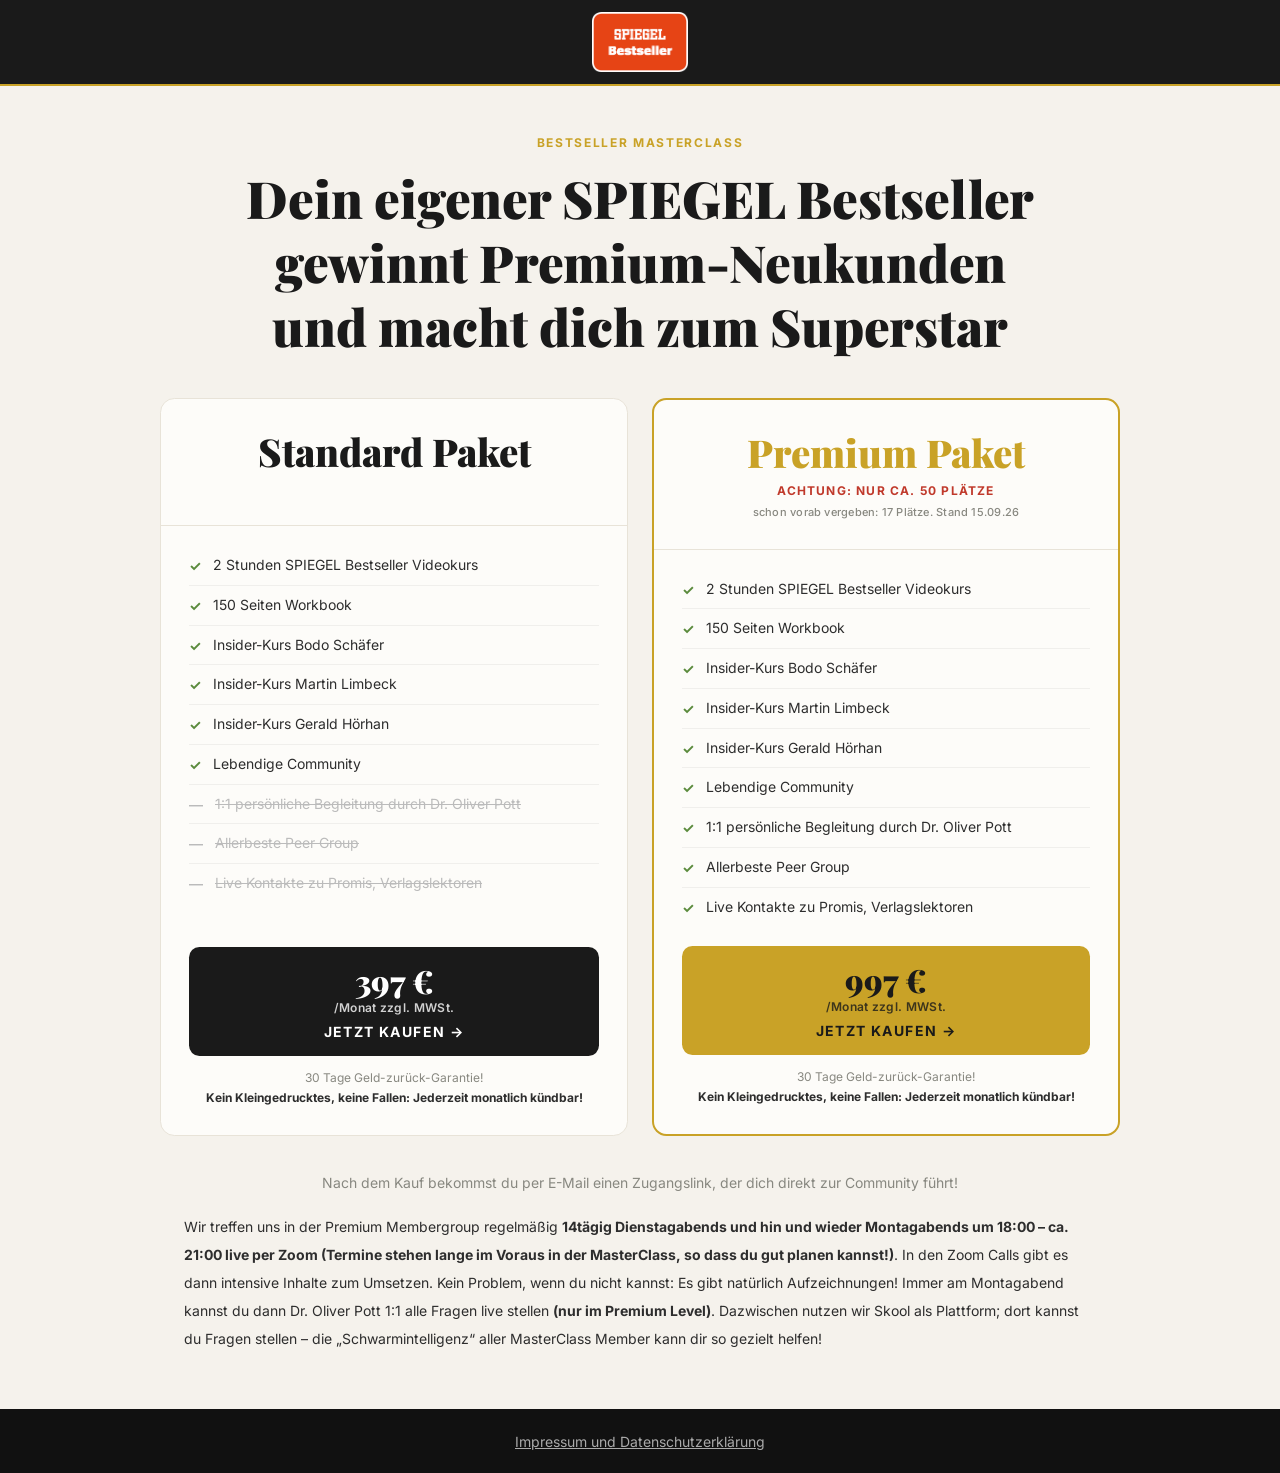
<file: index.html>
<!DOCTYPE html>
<html lang="de">
<head>
<meta charset="utf-8">
<meta name="viewport" content="width=device-width,initial-scale=1">
<title>i.founder.de</title>
<meta name="robots" content="noindex">
<meta http-equiv="refresh" content="0; url=/bestseller-masterclass/">
<link rel="canonical" href="https://i.founder.de/bestseller-masterclass/">
<style>body{margin:0;min-height:100vh;display:grid;place-items:center;font-family:Inter,-apple-system,"Segoe UI",Helvetica,Arial,sans-serif;background:#F5F2EC;color:#2D2D2D}a{color:#1A1A1A}</style>
</head>
<body>
<p>Weiter zur <a href="/bestseller-masterclass/">Bestseller MasterClass 2026</a> …</p>
</body>
</html>
</file>
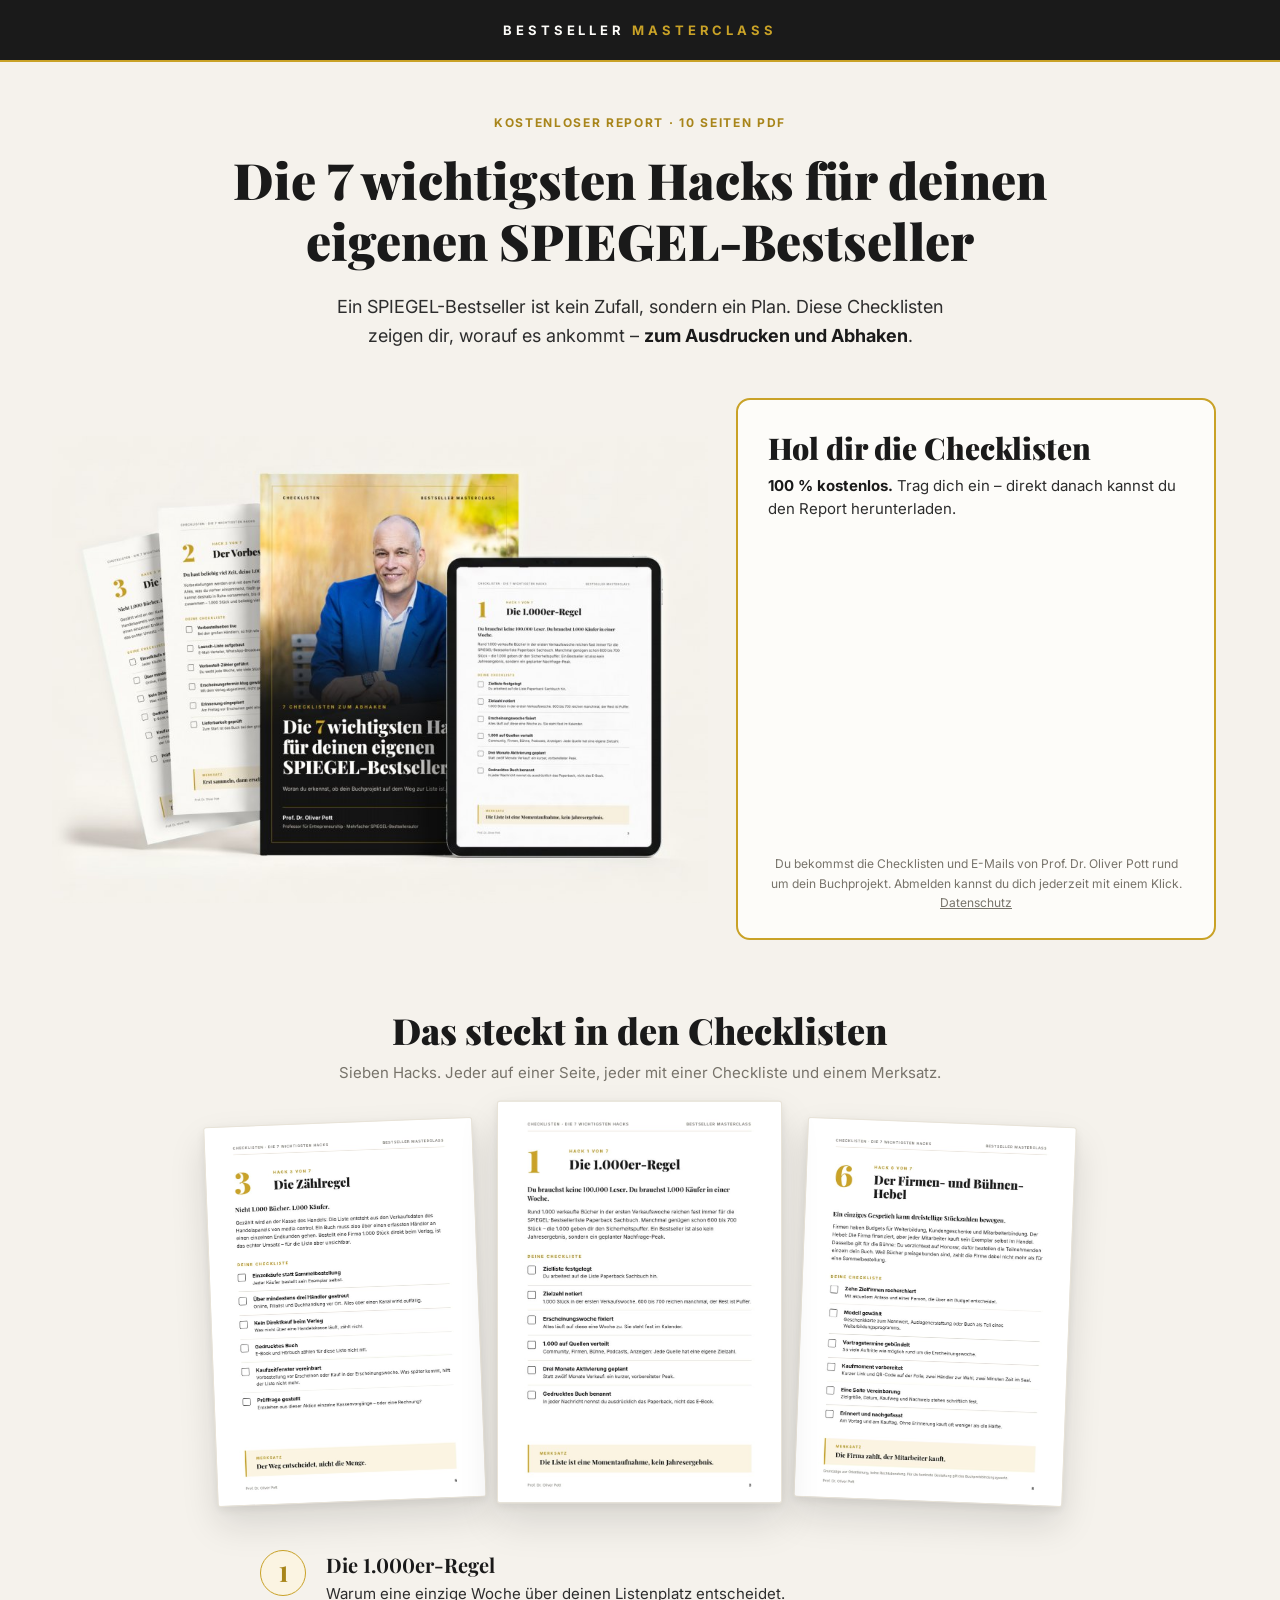
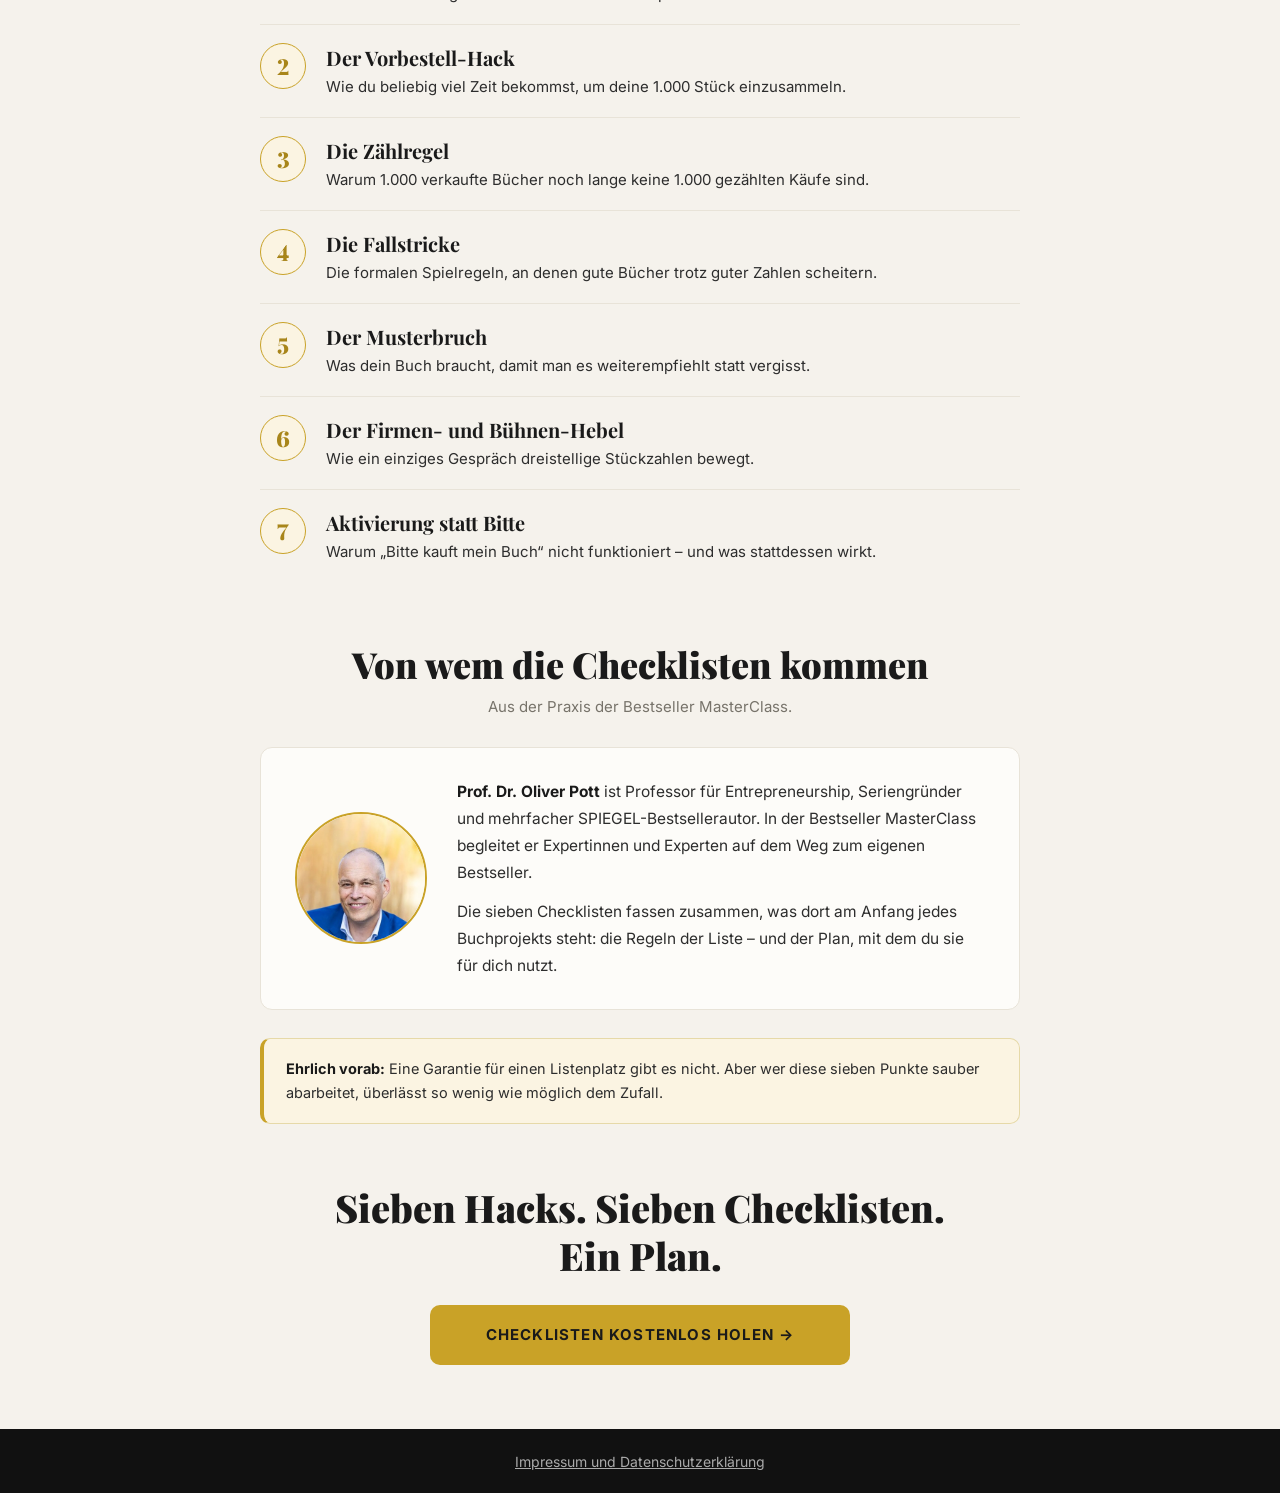
<file: 7-hacks/index.html>
<!DOCTYPE html>
<html lang="de">
<head>
<meta charset="utf-8">
<meta name="viewport" content="width=device-width,initial-scale=1,viewport-fit=cover">
<title>Checklisten: Die 7 wichtigsten Hacks für deinen eigenen SPIEGEL-Bestseller</title>
<meta name="description" content="Kostenloser Report von Prof. Dr. Oliver Pott: sieben Checklisten für deinen Weg auf die SPIEGEL-Bestsellerliste. 10 Seiten PDF zum Ausdrucken und Abhaken.">
<meta name="robots" content="noindex,follow">
<meta property="og:title" content="Die 7 wichtigsten Hacks für deinen eigenen SPIEGEL-Bestseller">
<meta property="og:description" content="Sieben Checklisten von Prof. Dr. Oliver Pott – kostenlos als PDF zum Ausdrucken und Abhaken.">
<meta property="og:type" content="website">
<meta property="og:url" content="https://i.founder.de/7-hacks/">
<meta property="og:image" content="https://i.founder.de/7-hacks/checklisten-mockup.jpg">
<meta name="color-scheme" content="light">
<link rel="preconnect" href="https://fonts.googleapis.com">
<link rel="preconnect" href="https://fonts.gstatic.com" crossorigin>
<link href="https://fonts.googleapis.com/css2?family=Playfair+Display:wght@700;900&family=Inter:wght@400;600;700&display=swap" rel="stylesheet">
<style>
  :root{
    --page:#F5F2EC; --card:#FDFCF9; --line:#E8E3D8; --ink:#1A1A1A; --text:#2D2D2D;
    --muted:#77736A; --gold:#C9A227; --green:#5A8A3C;
    --header:#1A1A1A; --footer:#111111; --footer-link:#AAAAAA;
    --serif:"Playfair Display",Georgia,"Times New Roman",serif;
    --sans:Inter,-apple-system,BlinkMacSystemFont,"Segoe UI",Helvetica,Arial,sans-serif;
  }
  *,*::before,*::after{box-sizing:border-box}
  html{color-scheme:light;scroll-behavior:smooth}
  body{margin:0;background:var(--page);color:var(--text);font-family:var(--sans);font-size:16px;line-height:1.55;-webkit-font-smoothing:antialiased}
  .page{min-height:100vh;display:flex;flex-direction:column;background:var(--page)}
  a:focus-visible,button:focus-visible,input:focus-visible{outline:3px solid var(--gold);outline-offset:3px}
  .wrap{max-width:1000px;margin:0 auto;padding:0 24px}
  h1,h2,h3,.num{font-variant-numeric:lining-nums;font-feature-settings:"lnum" 1}

  /* Header */
  .site-header{display:flex;justify-content:center;align-items:center;padding:20px 32px;background:var(--header);border-bottom:2px solid var(--gold)}
  .brand{font-size:13px;font-weight:700;letter-spacing:.3em;text-transform:uppercase;color:#FDFCF9;text-align:center}
  .brand span{color:var(--gold)}

  /* Hero */
  .hero{text-align:center;padding:52px 24px 12px}
  .eyebrow{margin:0 0 16px;font-size:12px;font-weight:700;letter-spacing:.14em;text-transform:uppercase;color:#A8851A}
  h1{font-family:var(--serif);font-weight:900;font-size:clamp(32px,4.4vw,50px);line-height:1.22;color:var(--ink);max-width:880px;margin:0 auto;text-wrap:balance}
  .hero .lead{max-width:640px;margin:22px auto 0;font-size:18px;line-height:1.6;color:var(--text)}
  .hero .lead strong{color:var(--ink)}

  /* Report + Anmeldung */
  .split{display:grid;grid-template-columns:minmax(0,1.32fr) minmax(0,480px);gap:28px;align-items:center;max-width:1200px;margin:0 auto;padding:36px 24px 8px}
  .mockup{margin:0 0 0 -12px}
  .mockup img{display:block;width:100%;height:auto}

  .signup{background:var(--card);border:2px solid var(--gold);border-radius:14px;padding:30px 30px 26px}
  .signup h2{font-family:var(--serif);font-weight:900;font-size:clamp(24px,2.6vw,30px);line-height:1.25;margin:0 0 6px;color:var(--ink)}
  .signup .when{margin:0 0 20px;font-size:15px;color:var(--text)}
  .signup .when strong{color:var(--ink)}
  .gr-form{margin:4px 0 0;min-height:300px}
  .gr-form getresponse-form{display:block}
  .privacy{margin:14px 0 0;font-size:12px;line-height:1.6;color:var(--muted);text-align:center}
  .privacy a{color:inherit}

  .submit{display:block;width:100%;border:0;border-radius:10px;padding:18px 16px;background:var(--gold);color:var(--ink);font-family:var(--sans);font-size:15px;font-weight:700;letter-spacing:1.2px;text-transform:uppercase;text-align:center;text-decoration:none;cursor:pointer;transition:filter .15s ease}
  .submit:hover{filter:brightness(1.07)}

  /* Abschnitte */
  section.band{padding:60px 0 0}
  .kicker{text-align:center;font-family:var(--serif);font-weight:900;font-size:clamp(26px,3vw,36px);line-height:1.25;color:var(--ink);margin:0 auto 8px;max-width:760px;text-wrap:balance}
  .sub{text-align:center;font-size:15px;color:var(--muted);margin:0 auto 28px;max-width:640px}

  .pages{display:grid;grid-template-columns:repeat(3,minmax(0,1fr));gap:26px;max-width:860px;margin:6px auto 40px;padding:0;list-style:none;align-items:center}
  .pages img{display:block;width:100%;height:auto;background:#fff;border:1px solid var(--line);border-radius:3px;box-shadow:0 18px 36px rgba(26,26,26,.13),0 3px 8px rgba(26,26,26,.07)}
  .pages li:nth-child(1){transform:rotate(-2.2deg) translateY(10px)}
  .pages li:nth-child(2){transform:scale(1.06);position:relative;z-index:1}
  .pages li:nth-child(3){transform:rotate(2.2deg) translateY(10px)}

  .hacks{list-style:none;margin:0 auto;padding:0;max-width:760px}
  .hacks li{display:flex;gap:20px;align-items:flex-start;padding:18px 0;border-bottom:1px solid var(--line)}
  .hacks li:last-child{border-bottom:0}
  .hacks .num{flex-shrink:0;display:flex;align-items:center;justify-content:center;width:46px;height:46px;border:1px solid var(--gold);border-radius:50%;background:#FBF4E2;font-family:var(--serif);font-weight:900;font-size:22px;line-height:1;color:#A8851A}
  .hacks h3{font-family:var(--serif);font-weight:700;font-size:20px;line-height:1.3;margin:2px 0 4px;color:var(--ink)}
  .hacks p{margin:0;font-size:15px;line-height:1.6;color:var(--text)}

  .about{display:grid;grid-template-columns:132px minmax(0,1fr);gap:30px;align-items:center;max-width:760px;margin:0 auto;background:var(--card);border:1px solid var(--line);border-radius:12px;padding:30px 34px}
  .about img{display:block;width:132px;height:132px;border-radius:50%;object-fit:cover;border:2px solid var(--gold)}
  .about p{margin:0;font-size:15.5px;line-height:1.75}
  .about p+p{margin-top:12px}
  .about strong{color:var(--ink)}

  .note{max-width:760px;margin:28px auto 0;background:#FBF4E2;border:1px solid #E6D9A8;border-left:4px solid var(--gold);border-radius:10px;padding:18px 22px;font-size:14.5px;line-height:1.65}
  .note strong{color:var(--ink)}

  /* Abschluss */
  .final{text-align:center;padding:60px 24px 64px}
  .final h2{font-family:var(--serif);font-weight:900;font-size:clamp(26px,3.2vw,38px);line-height:1.25;color:var(--ink);margin:0 auto 26px;max-width:820px}
  .final .final-cta{max-width:420px;margin:0 auto}

  /* Footer */
  .site-footer{text-align:center;padding:20px 0;background:var(--footer);margin-top:auto}
  .site-footer a{font-size:14px;color:var(--footer-link);text-decoration:underline;transition:color .15s ease}
  .site-footer a:hover{color:#fff}

  @media (max-width:860px){
    .split{grid-template-columns:minmax(0,1fr);gap:34px;padding-top:34px;justify-items:center}
    .mockup{margin:0;width:100%;max-width:620px}
    .signup{width:100%;max-width:480px}
  }
  @media (max-width:520px){
    .hero{padding:36px 20px 8px}
    .hero .lead{font-size:16.5px}
    .wrap{padding:0 20px}
    .split{padding-left:16px;padding-right:16px}
    .signup{padding:24px 18px 22px}
    .about{grid-template-columns:minmax(0,1fr);gap:18px;justify-items:center;padding:24px 20px}
    .about img{width:112px;height:112px}
    .pages{gap:10px;margin-bottom:30px}
    .pages li:nth-child(1),.pages li:nth-child(3){transform:rotate(0) translateY(6px)}
    .site-header{padding:16px 20px}
    .brand{font-size:11.5px;letter-spacing:.24em}
    section.band{padding-top:46px}
    .hacks li{gap:14px}
    .hacks .num{width:40px;height:40px;font-size:19px}
  }
  @media (prefers-reduced-motion:reduce){
    html{scroll-behavior:auto}
    .submit,.site-footer a{transition:none}
  }
</style>
<!-- Nach erfolgreicher Eintragung: statt der allgemeinen Dankeseite direkt zum Report -->
<script>
(function(){
  var DANKE = 'danke/';
  var done = false;
  function success(){
    if (done) return; done = true;
    window.location.href = DANKE;
  }
  /* Das GetResponse-Formular oeffnet nach dem Absenden ein leeres Fenster und leitet es
     nach erfolgreicher Eintragung weiter. Dieses Fenster fangen wir ab und zeigen
     stattdessen die Download-Seite. */
  var realOpen = window.open;
  window.open = function(url){
    if (arguments.length === 0 || !url || url === 'about:blank') {
      var loc = { assign: success, replace: success, reload: function(){} };
      try { Object.defineProperty(loc, 'href', { set: success, get: function(){ return 'about:blank'; } }); } catch(e){}
      return { location: loc, close: function(){}, focus: function(){}, blur: function(){}, closed: false, opener: null };
    }
    return realOpen.apply(window, arguments);
  };
  /* Sicherheitsnetz, falls GetResponse den Ablauf aendert: erfolgreiche Eintragung am Netzwerk erkennen. */
  var CONTACT = /getresponse\.com\/api\/popups\/[^\/]+\/contacts/;
  if (window.fetch) {
    var realFetch = window.fetch;
    window.fetch = function(input, init){
      var p = realFetch.apply(this, arguments);
      try {
        var u = typeof input === 'string' ? input : (input && input.url) || '';
        var m = ((init && init.method) || (input && input.method) || 'GET').toUpperCase();
        if (m !== 'GET' && CONTACT.test(u)) {
          p.then(function(r){ if (r && r.ok) setTimeout(success, 1200); }, function(){});
        }
      } catch(e){}
      return p;
    };
  }
  var xo = XMLHttpRequest.prototype.open, xs = XMLHttpRequest.prototype.send;
  XMLHttpRequest.prototype.open = function(m, u){
    this.__gr = (String(m).toUpperCase() !== 'GET' && CONTACT.test(String(u)));
    return xo.apply(this, arguments);
  };
  XMLHttpRequest.prototype.send = function(){
    if (this.__gr) {
      this.addEventListener('load', function(){ if (this.status >= 200 && this.status < 300) setTimeout(success, 1200); });
    }
    return xs.apply(this, arguments);
  };
})();
</script>
<!-- GetResponse Analytics -->
<script type="text/javascript">
(function(m, o, n, t, e, r, _){
        m['__GetResponseAnalyticsObject'] = e;m[e] = m[e] || function() {(m[e].q = m[e].q || []).push(arguments)};
        r = o.createElement(n);_ = o.getElementsByTagName(n)[0];r.async = 1;r.src = t;r.setAttribute('crossorigin', 'use-credentials');_.parentNode .insertBefore(r, _);
    })(window, document, 'script', 'https://an.gr-wcon.com/script/6c6dc7f7-077d-4675-bd87-45e26325aedc/ga.js', 'GrTracking');
</script>
<!-- End GetResponse Analytics -->
</head>
<body>
<div class="page">

  <header class="site-header">
    <div class="brand">Bestseller <span>MasterClass</span></div>
  </header>

  <main>

    <section class="hero">
      <p class="eyebrow">Kostenloser Report · 10 Seiten PDF</p>
      <h1>Die 7 wichtigsten Hacks für deinen eigenen SPIEGEL-Bestseller</h1>
      <p class="lead">Ein SPIEGEL-Bestseller ist kein Zufall, sondern ein Plan. Diese Checklisten zeigen dir, worauf es ankommt – <strong>zum Ausdrucken und Abhaken</strong>.</p>
    </section>

    <div class="split">
      <figure class="mockup">
        <img src="checklisten-mockup.jpg" srcset="checklisten-mockup-900.jpg 900w, checklisten-mockup.jpg 1800w" sizes="(max-width:860px) 92vw, 680px" width="1800" height="1283" alt="Der Report als Heft und auf dem Tablet: Checklisten – Die 7 wichtigsten Hacks für deinen eigenen SPIEGEL-Bestseller von Prof. Dr. Oliver Pott">
      </figure>

      <div class="signup" id="anmeldung">
        <h2>Hol dir die Checklisten</h2>
        <p class="when"><strong>100 % kostenlos.</strong> Trag dich ein – direkt danach kannst du den Report herunterladen.</p>
        <div class="gr-form">
          <getresponse-form form-id="940524ef-bb70-4ea4-ae61-610be808b68a" e="0"></getresponse-form>
          <noscript><p class="privacy">Bitte aktiviere JavaScript, damit das Formular angezeigt wird.</p></noscript>
        </div>
        <p class="privacy">Du bekommst die Checklisten und E-Mails von Prof. Dr. Oliver Pott rund um dein Buchprojekt. Abmelden kannst du dich jederzeit mit einem Klick. <a href="https://founder-de.lpages.co/foundervita/">Datenschutz</a></p>
      </div>
    </div>

    <section class="band">
      <div class="wrap">
        <h2 class="kicker">Das steckt in den Checklisten</h2>
        <p class="sub">Sieben Hacks. Jeder auf einer Seite, jeder mit einer Checkliste und einem Merksatz.</p>
        <ul class="pages" aria-label="Drei Beispielseiten aus dem Report">
          <li><img src="seite-hack-3.jpg" width="760" height="1075" loading="lazy" alt="Beispielseite: Hack 3, Die Zählregel, mit Checkliste"></li>
          <li><img src="seite-hack-1.jpg" width="760" height="1075" loading="lazy" alt="Beispielseite: Hack 1, Die 1.000er-Regel, mit Checkliste"></li>
          <li><img src="seite-hack-6.jpg" width="760" height="1075" loading="lazy" alt="Beispielseite: Hack 6, Der Firmen- und Bühnen-Hebel, mit Checkliste"></li>
        </ul>
        <ol class="hacks">
          <li><span class="num" aria-hidden="true">1</span><div><h3>Die 1.000er-Regel</h3><p>Warum eine einzige Woche über deinen Listenplatz entscheidet.</p></div></li>
          <li><span class="num" aria-hidden="true">2</span><div><h3>Der Vorbestell-Hack</h3><p>Wie du beliebig viel Zeit bekommst, um deine 1.000 Stück einzusammeln.</p></div></li>
          <li><span class="num" aria-hidden="true">3</span><div><h3>Die Zählregel</h3><p>Warum 1.000 verkaufte Bücher noch lange keine 1.000 gezählten Käufe sind.</p></div></li>
          <li><span class="num" aria-hidden="true">4</span><div><h3>Die Fallstricke</h3><p>Die formalen Spielregeln, an denen gute Bücher trotz guter Zahlen scheitern.</p></div></li>
          <li><span class="num" aria-hidden="true">5</span><div><h3>Der Musterbruch</h3><p>Was dein Buch braucht, damit man es weiterempfiehlt statt vergisst.</p></div></li>
          <li><span class="num" aria-hidden="true">6</span><div><h3>Der Firmen- und Bühnen-Hebel</h3><p>Wie ein einziges Gespräch dreistellige Stückzahlen bewegt.</p></div></li>
          <li><span class="num" aria-hidden="true">7</span><div><h3>Aktivierung statt Bitte</h3><p>Warum „Bitte kauft mein Buch“ nicht funktioniert – und was stattdessen wirkt.</p></div></li>
        </ol>
      </div>
    </section>

    <section class="band">
      <div class="wrap">
        <h2 class="kicker">Von wem die Checklisten kommen</h2>
        <p class="sub">Aus der Praxis der Bestseller MasterClass.</p>
        <div class="about">
          <img src="portrait.jpg" width="360" height="360" loading="lazy" alt="Prof. Dr. Oliver Pott">
          <div>
          <p><strong>Prof. Dr. Oliver Pott</strong> ist Professor für Entrepreneurship, Seriengründer und mehrfacher SPIEGEL-Bestsellerautor. In der Bestseller MasterClass begleitet er Expertinnen und Experten auf dem Weg zum eigenen Bestseller.</p>
          <p>Die sieben Checklisten fassen zusammen, was dort am Anfang jedes Buchprojekts steht: die Regeln der Liste – und der Plan, mit dem du sie für dich nutzt.</p>
          </div>
        </div>
        <p class="note"><strong>Ehrlich vorab:</strong> Eine Garantie für einen Listenplatz gibt es nicht. Aber wer diese sieben Punkte sauber abarbeitet, überlässt so wenig wie möglich dem Zufall.</p>
      </div>
    </section>

    <section class="final">
      <h2>Sieben Hacks. Sieben Checklisten.<br>Ein Plan.</h2>
      <p class="final-cta"><a class="submit" href="#anmeldung">Checklisten kostenlos holen →</a></p>
    </section>

  </main>

  <footer class="site-footer">
    <a href="https://founder-de.lpages.co/foundervita/">Impressum und Datenschutzerklärung</a>
  </footer>
</div>
</body>
</html>
</file>
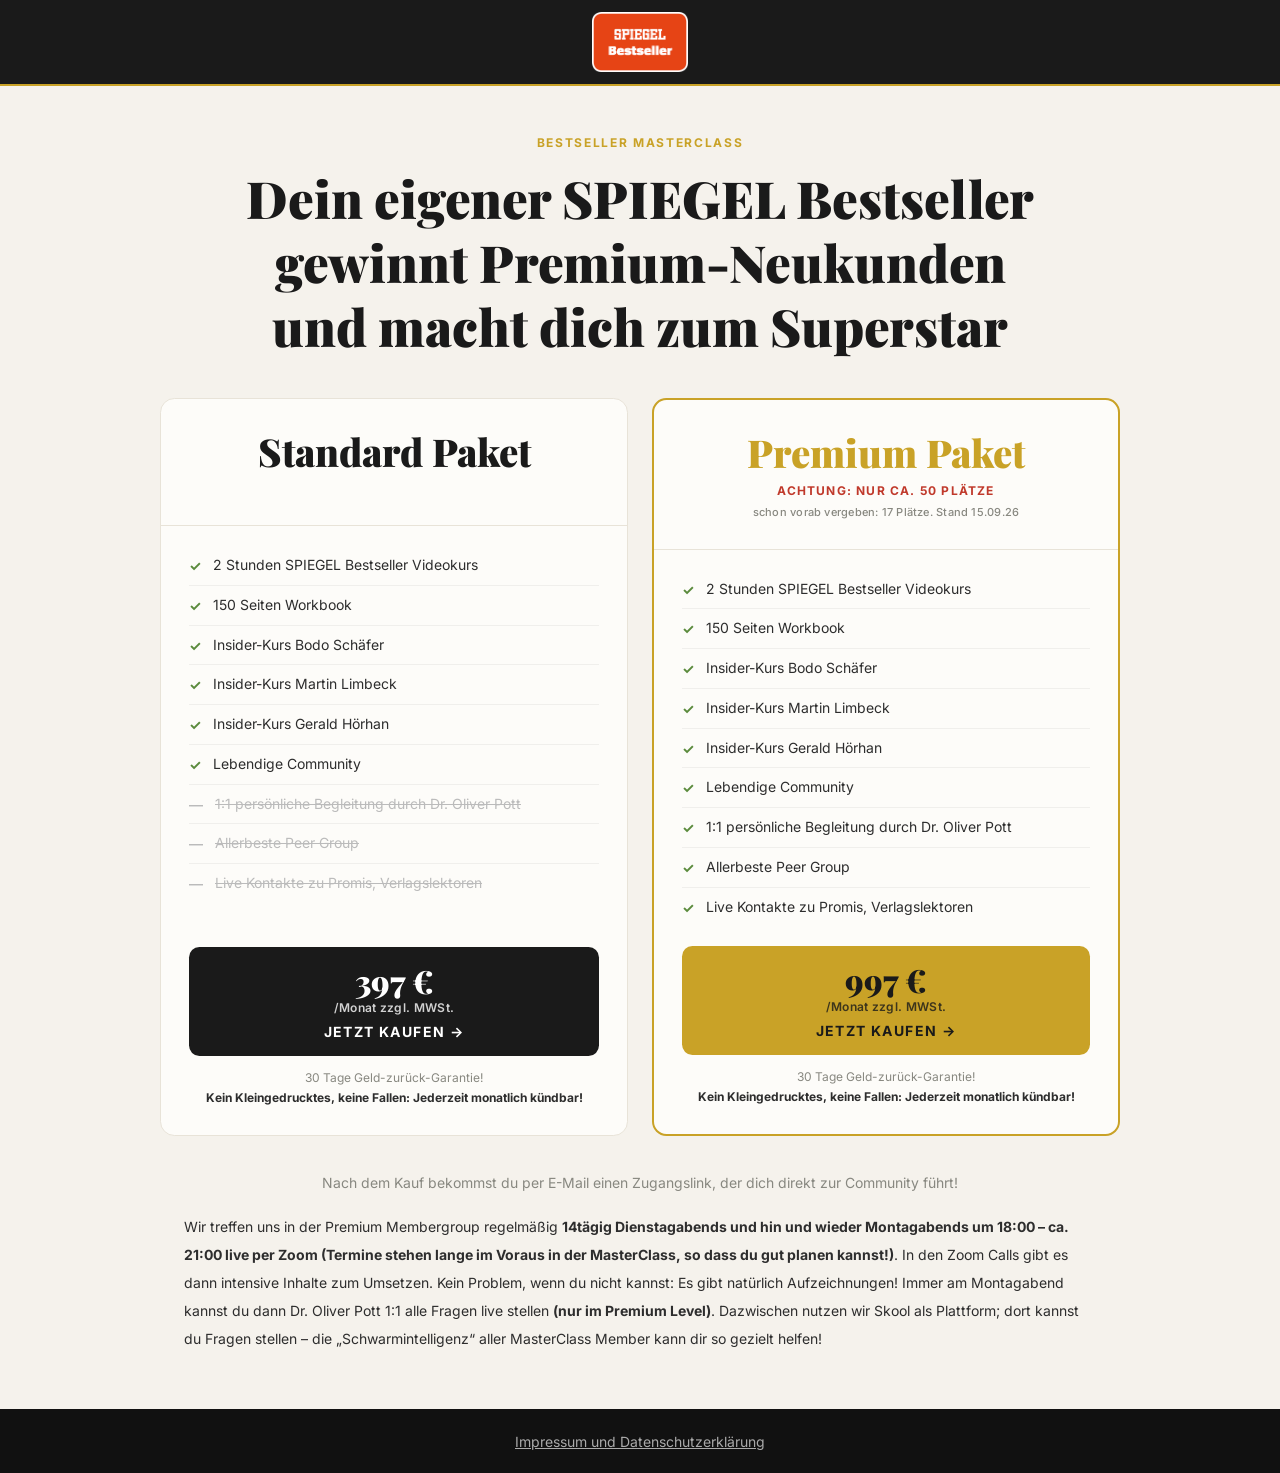
<file: bestseller-masterclass/index.html>
<!DOCTYPE html>
<html lang="de">
<head>
<meta charset="utf-8">
<meta name="viewport" content="width=device-width,initial-scale=1,viewport-fit=cover">
<title>Bestseller MasterClass – Dein eigener SPIEGEL Bestseller</title>
<meta name="description" content="Bestseller MasterClass mit Prof. Dr. Oliver Pott: Standard- und Premium-Paket, 30 Tage Geld-zurück-Garantie, monatlich kündbar.">
<meta name="robots" content="index,follow">
<meta property="og:title" content="Bestseller MasterClass">
<meta property="og:description" content="Dein eigener SPIEGEL Bestseller gewinnt Premium-Neukunden und macht dich zum Superstar.">
<meta property="og:type" content="website">
<meta property="og:url" content="https://i.founder.de/bestseller-masterclass/">
<meta name="color-scheme" content="light">
<link rel="preconnect" href="https://fonts.googleapis.com">
<link rel="preconnect" href="https://fonts.gstatic.com" crossorigin>
<link href="https://fonts.googleapis.com/css2?family=Playfair+Display:wght@700;900&family=Inter:wght@400;600;700&display=swap" rel="stylesheet">
<style>
  :root{
    --page:#F5F2EC; --card:#FDFCF9; --line:#E8E3D8; --ink:#1A1A1A; --text:#2D2D2D;
    --muted:#888880; --gold:#C9A227; --red:#C0392B; --green:#5A8A3C;
    --strike:#BBBBBB; --strike-mark:#CCCCCC; --header:#1A1A1A; --footer:#111111; --footer-link:#AAAAAA;
    --spiegel:#E2431F;
    --serif:"Playfair Display",Georgia,"Times New Roman",serif;
    --sans:Inter,-apple-system,BlinkMacSystemFont,"Segoe UI",Helvetica,Arial,sans-serif;
  }
  *,*::before,*::after{box-sizing:border-box}
  html{color-scheme:light}
  body{margin:0;background:var(--page);color:var(--text);font-family:var(--sans);font-size:16px;line-height:1.5;-webkit-font-smoothing:antialiased}
  .page{min-height:100vh;display:flex;flex-direction:column;background:var(--page)}
  a:focus-visible,button:focus-visible{outline:3px solid var(--gold);outline-offset:3px}

  /* Header */
  .site-header{display:flex;justify-content:center;align-items:center;padding:12px 32px;background:var(--header);border-bottom:2px solid var(--gold)}
  .logo{display:block;line-height:0}
  .logo img{height:60px;width:auto;display:block}

  /* Hero */
  .hero{text-align:center;padding:48px 24px 40px}
  .eyebrow{margin:0 0 14px;font-size:12px;font-weight:700;letter-spacing:.14em;text-transform:uppercase;color:var(--gold)}
  h1{font-family:var(--serif);font-weight:900;font-size:clamp(34px,4.6vw,51.2px);line-height:1.25;color:var(--ink);max-width:860px;margin:0 auto;text-wrap:balance}

  /* Pricing grid */
  .pricing{padding:0 24px}
  .grid{display:grid;grid-template-columns:repeat(2,minmax(0,468px));gap:24px;max-width:960px;margin:0 auto;justify-content:center}
  .card{display:flex;flex-direction:column;background:var(--card);border:1px solid var(--line);border-radius:14.4px;overflow:hidden}
  .card.premium{border:2px solid var(--gold)}
  .card-head{text-align:center;padding:28px;border-bottom:1px solid var(--line)}
  .card-head h2{font-family:var(--serif);font-weight:900;font-size:38.4px;line-height:1.25;margin:0 0 6px;color:var(--ink)}
  .card.premium .card-head h2{color:var(--gold)}
  .card-sub{margin:0;font-size:12px;font-weight:700;letter-spacing:.1em;text-transform:uppercase;color:var(--muted);min-height:16px}
  .card.premium .card-sub{color:var(--red)}
  .card-note{display:block;margin-top:4px;font-size:11px;font-weight:500;letter-spacing:.02em;text-transform:none;color:var(--muted)}
  .card-body{padding:20px 28px 0;flex:1}
  .features{list-style:none;margin:0;padding:0}
  .features li{display:flex;align-items:flex-start;gap:12px;padding:8px 0;border-bottom:1px solid rgba(0,0,0,.05);font-size:14px;line-height:1.625;color:var(--text)}
  .features li:last-child{border-bottom:0}
  .features .mark{flex-shrink:0;margin-top:2px;font-weight:700;font-size:14px;line-height:20px;color:var(--green)}
  .features li.no{color:var(--strike);text-decoration:line-through}
  .features li.no .mark{color:var(--strike-mark);text-decoration:none}
  .card-cta{padding:20px 28px 28px}
  .buy{display:block;width:100%;border-radius:10.4px;padding:18px 16px 14px;text-align:center;text-decoration:none;background:var(--ink);color:#fff;transition:filter .15s ease,transform .15s ease}
  .buy:hover{filter:brightness(1.1)}
  .card.premium .buy{background:var(--gold);color:var(--ink)}
  .buy .price{display:block;font-family:var(--serif);font-weight:900;font-size:32px;line-height:1;margin-bottom:2px;font-variant-numeric:tabular-nums}
  .buy .per{display:block;font-size:12px;font-weight:600;letter-spacing:.3px;opacity:.8;margin-bottom:4px}
  .buy .cta{display:block;font-size:14px;font-weight:700;letter-spacing:1.4px;text-transform:uppercase}
  .guarantee{text-align:center;font-size:12px;line-height:1.625;color:var(--muted);margin:12px 0 0}
  .guarantee strong{color:var(--text)}

  /* Info */
  .info{max-width:960px;margin:36px auto 0;padding:0 24px 56px}
  .access{text-align:center;font-size:14px;color:var(--muted);margin:0 0 20px}
  .schedule{font-size:14px;line-height:2;margin:0;color:var(--text)}
  .schedule strong{font-weight:700;color:var(--text)}

  /* Footer */
  .site-footer{text-align:center;padding:20px 0;background:var(--footer);margin-top:auto}
  .site-footer a{font-size:14px;color:var(--footer-link);text-decoration:underline;transition:color .15s ease}
  .site-footer a:hover{color:#fff}

  @media (max-width:1000px){
    .grid{grid-template-columns:minmax(0,468px)}
  }
  @media (max-width:520px){
    .hero{padding:36px 20px 32px}
    .card-head{padding:24px 20px}
    .card-head h2{font-size:32px}
    .card-body{padding:16px 20px 0}
    .card-cta{padding:16px 20px 24px}
    .site-header{padding:12px 20px}
  }
  @media (prefers-reduced-motion:reduce){
    .buy,.site-footer a{transition:none}
  }
</style>

</head>
<body>
<div class="page">
  <header class="site-header">
    <a class="logo" href="#" aria-label="SPIEGEL Bestseller"><img src="[data-uri]" alt="SPIEGEL Bestseller"></a>
  </header>

  <main>
    <section class="hero">
      <p class="eyebrow">Bestseller MasterClass</p>
      <h1>Dein eigener SPIEGEL Bestseller gewinnt Premium-Neukunden und macht dich zum Superstar</h1>
    </section>

    <section class="pricing" aria-label="Pakete">
      <div class="grid">

        <article class="card standard">
          <div class="card-head">
            <h2>Standard Paket</h2>
            <p class="card-sub" aria-hidden="true"></p>
          </div>
          <div class="card-body">
            <ul class="features">
              <li><span class="mark">✓</span><span>2 Stunden SPIEGEL Bestseller Videokurs</span></li>
              <li><span class="mark">✓</span><span>150 Seiten Workbook</span></li>
              <li><span class="mark">✓</span><span>Insider-Kurs Bodo Schäfer</span></li>
              <li><span class="mark">✓</span><span>Insider-Kurs Martin Limbeck</span></li>
              <li><span class="mark">✓</span><span>Insider-Kurs Gerald Hörhan</span></li>
              <li><span class="mark">✓</span><span>Lebendige Community</span></li>
              <li class="no"><span class="mark">—</span><span>1:1 persönliche Begleitung durch Dr. Oliver Pott</span></li>
              <li class="no"><span class="mark">—</span><span>Allerbeste Peer Group</span></li>
              <li class="no"><span class="mark">—</span><span>Live Kontakte zu Promis, Verlagslektoren</span></li>
            </ul>
          </div>
          <div class="card-cta">
            <a class="buy" href="https://www.digistore24.com/product/648770">
              <span class="price">397 €</span>
              <span class="per">/Monat zzgl. MWSt.</span>
              <span class="cta">Jetzt kaufen →</span>
            </a>
            <p class="guarantee">30 Tage Geld-zurück-Garantie!<br><strong>Kein Kleingedrucktes, keine Fallen: Jederzeit monatlich kündbar!</strong></p>
          </div>
        </article>

        <article class="card premium">
          <div class="card-head">
            <h2>Premium Paket</h2>
            <p class="card-sub">Achtung: nur ca. 50 Plätze <span class="card-note">schon vorab vergeben: 17 Plätze. Stand 15.09.26</span></p>
          </div>
          <div class="card-body">
            <ul class="features">
              <li><span class="mark">✓</span><span>2 Stunden SPIEGEL Bestseller Videokurs</span></li>
              <li><span class="mark">✓</span><span>150 Seiten Workbook</span></li>
              <li><span class="mark">✓</span><span>Insider-Kurs Bodo Schäfer</span></li>
              <li><span class="mark">✓</span><span>Insider-Kurs Martin Limbeck</span></li>
              <li><span class="mark">✓</span><span>Insider-Kurs Gerald Hörhan</span></li>
              <li><span class="mark">✓</span><span>Lebendige Community</span></li>
              <li><span class="mark">✓</span><span>1:1 persönliche Begleitung durch Dr. Oliver Pott</span></li>
              <li><span class="mark">✓</span><span>Allerbeste Peer Group</span></li>
              <li><span class="mark">✓</span><span>Live Kontakte zu Promis, Verlagslektoren</span></li>
            </ul>
          </div>
          <div class="card-cta">
            <a class="buy" href="https://www.digistore24.com/product/648407">
              <span class="price">997 €</span>
              <span class="per">/Monat zzgl. MWSt.</span>
              <span class="cta">Jetzt kaufen →</span>
            </a>
            <p class="guarantee">30 Tage Geld-zurück-Garantie!<br><strong>Kein Kleingedrucktes, keine Fallen: Jederzeit monatlich kündbar!</strong></p>
          </div>
        </article>

      </div>
    </section>

    <section class="info">
      <p class="access">Nach dem Kauf bekommst du per E-Mail einen Zugangslink, der dich direkt zur Community führt!</p>
      <p class="schedule">Wir treffen uns in der Premium Membergroup regelmäßig <strong>14tägig Dienstagabends und hin und wieder Montagabends um 18:00 – ca. 21:00 live per Zoom (Termine stehen lange im Voraus in der MasterClass, so dass du gut planen kannst!)</strong>. In den Zoom Calls gibt es dann intensive Inhalte zum Umsetzen. Kein Problem, wenn du nicht kannst: Es gibt natürlich Aufzeichnungen! Immer am Montagabend kannst du dann Dr. Oliver Pott 1:1 alle Fragen live stellen <strong>(nur im Premium Level)</strong>. Dazwischen nutzen wir Skool als Plattform; dort kannst du Fragen stellen – die „Schwarmintelligenz“ aller MasterClass Member kann dir so gezielt helfen!</p>
    </section>
  </main>

  <footer class="site-footer">
    <a href="https://founder-de.lpages.co/foundervita/">Impressum und Datenschutzerklärung</a>
  </footer>
</div>
</body>
</html>
</file>
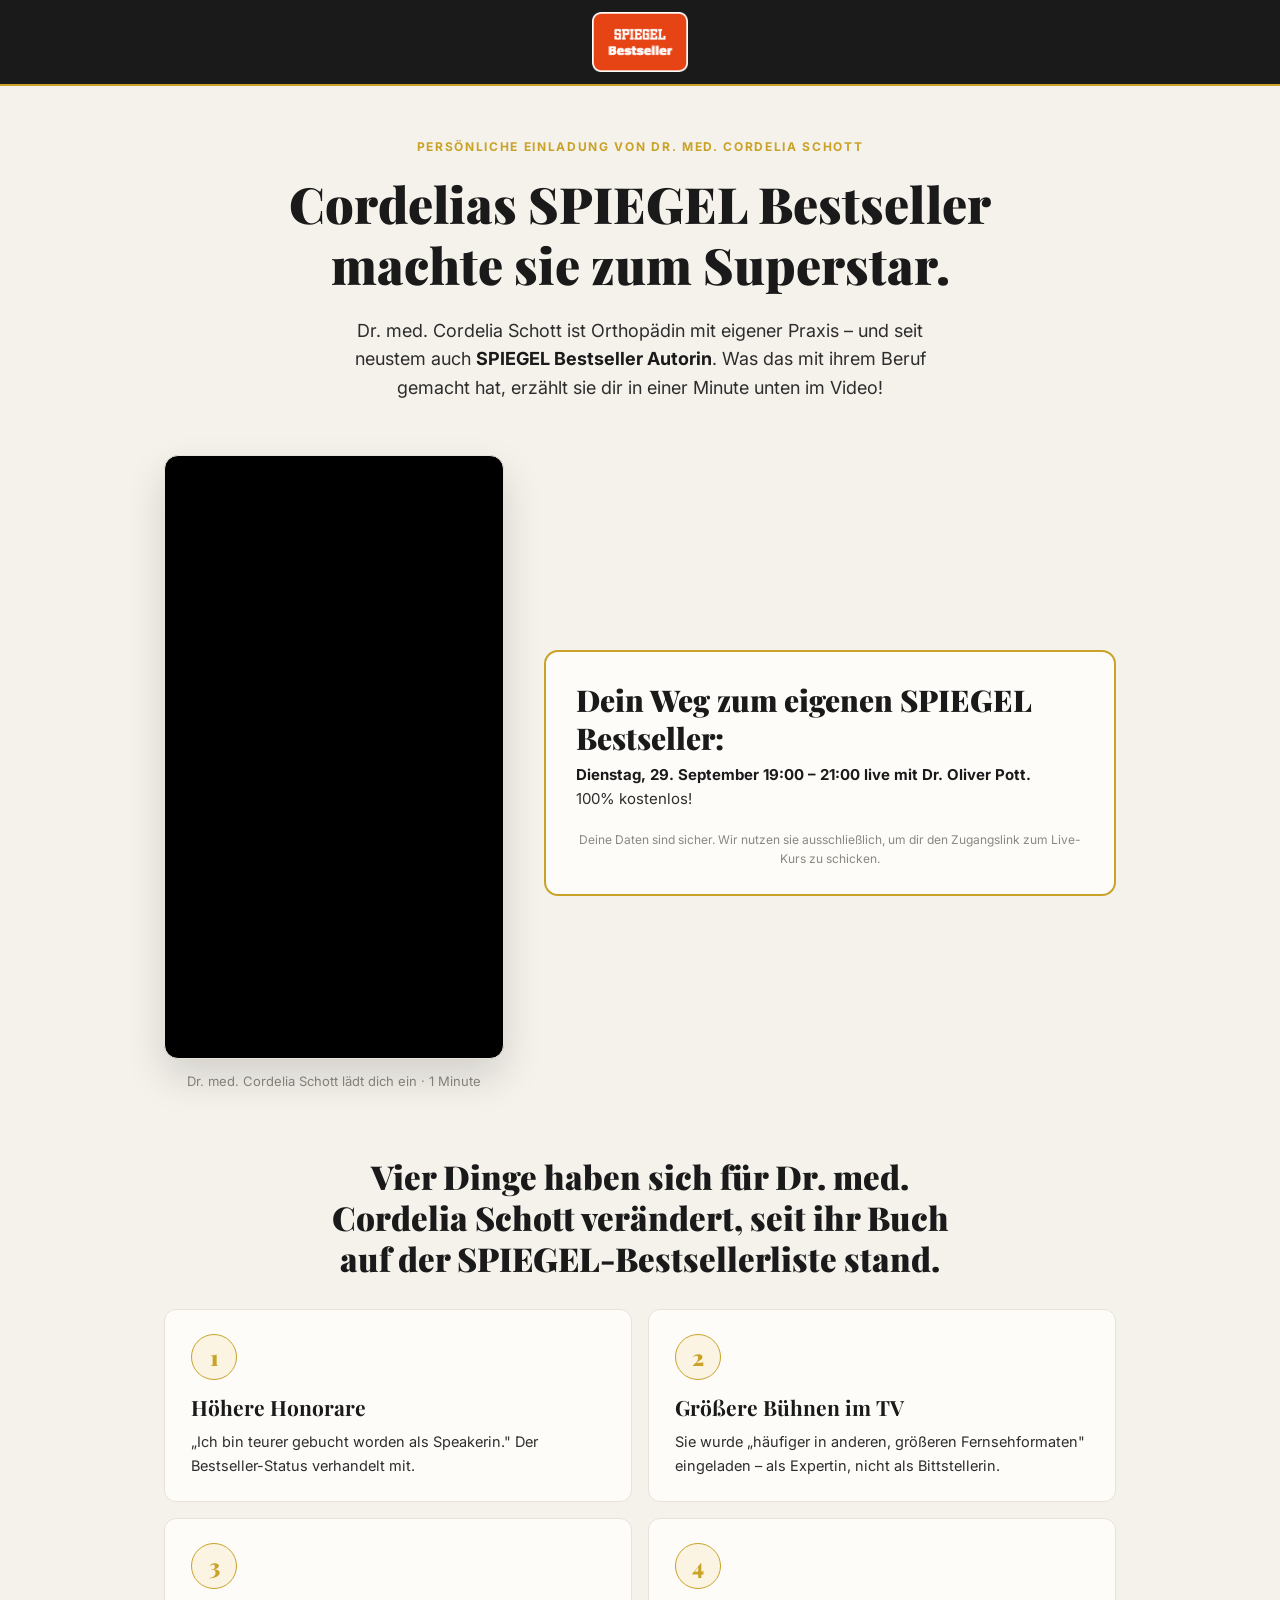
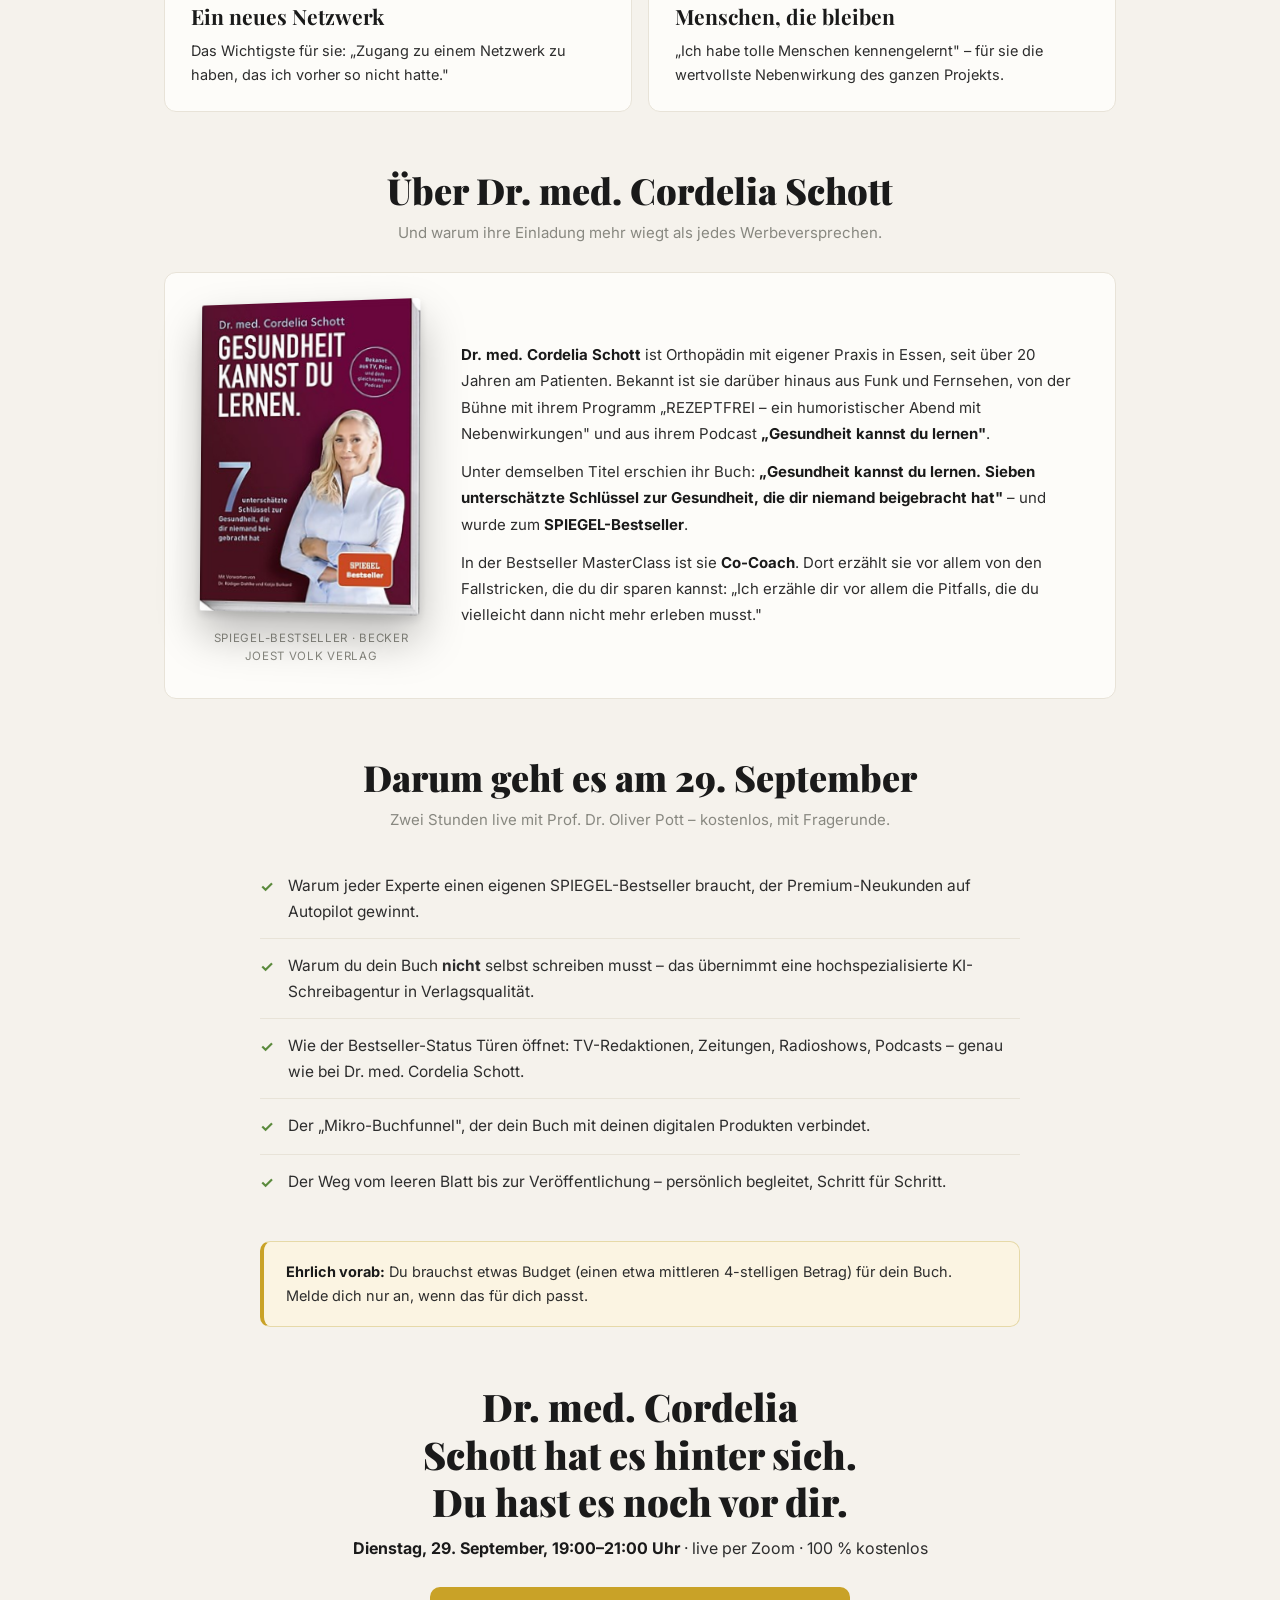
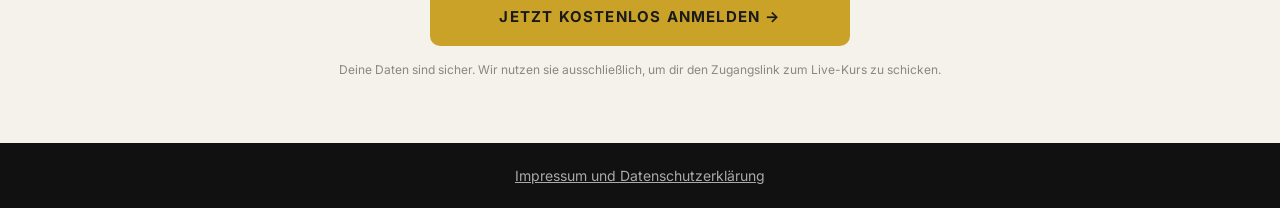
<file: cordelia/index.html>
<!DOCTYPE html>
<html lang="de">
<head>
<meta charset="utf-8">
<meta name="viewport" content="width=device-width,initial-scale=1,viewport-fit=cover">
<title>Dr. med. Cordelia Schott lädt dich ein – SPIEGEL Bestseller Live-Kurs am 29. September</title>
<meta name="description" content="Dr. med. Cordelia Schott, Orthopädin und SPIEGEL Bestseller Autorin, lädt ein: kostenloser Live-Kurs am Dienstag, 29. September, 19–21 Uhr mit Dr. Oliver Pott.">
<meta name="robots" content="index,follow">
<meta property="og:title" content="Cordelias SPIEGEL Bestseller machte sie zum Superstar.">
<meta property="og:description" content="Dein Weg zum eigenen SPIEGEL Bestseller: kostenloser Live-Kurs am 29. September, 19–21 Uhr, mit Dr. Oliver Pott.">
<meta property="og:type" content="website">
<meta property="og:url" content="https://i.founder.de/cordelia/">
<meta name="color-scheme" content="light">
<link rel="preconnect" href="https://fonts.googleapis.com">
<link rel="preconnect" href="https://fonts.gstatic.com" crossorigin>
<link href="https://fonts.googleapis.com/css2?family=Playfair+Display:wght@700;900&family=Inter:wght@400;600;700&display=swap" rel="stylesheet">
<style>
  :root{
    --page:#F5F2EC; --card:#FDFCF9; --line:#E8E3D8; --ink:#1A1A1A; --text:#2D2D2D;
    --muted:#888880; --gold:#C9A227; --red:#C0392B; --green:#5A8A3C;
    --header:#1A1A1A; --footer:#111111; --footer-link:#AAAAAA;
    --serif:"Playfair Display",Georgia,"Times New Roman",serif;
    --sans:Inter,-apple-system,BlinkMacSystemFont,"Segoe UI",Helvetica,Arial,sans-serif;
  }
  *,*::before,*::after{box-sizing:border-box}
  html{color-scheme:light}
  body{margin:0;background:var(--page);color:var(--text);font-family:var(--sans);font-size:16px;line-height:1.55;-webkit-font-smoothing:antialiased}
  .page{min-height:100vh;display:flex;flex-direction:column;background:var(--page)}
  a:focus-visible,button:focus-visible,input:focus-visible{outline:3px solid var(--gold);outline-offset:3px}
  .wrap{max-width:1000px;margin:0 auto;padding:0 24px}

  /* Header */
  .site-header{display:flex;justify-content:center;align-items:center;padding:12px 32px;background:var(--header);border-bottom:2px solid var(--gold)}
  .logo{display:block;line-height:0}
  .logo img{height:60px;width:auto;display:block}

  /* Hero */
  .hero{text-align:center;padding:52px 24px 12px}
  .eyebrow{margin:0 0 16px;font-size:12px;font-weight:700;letter-spacing:.14em;text-transform:uppercase;color:var(--gold)}
  h1{font-family:var(--serif);font-weight:900;font-size:clamp(32px,4.4vw,50px);line-height:1.22;color:var(--ink);max-width:880px;margin:0 auto;text-wrap:balance}
  .hero .lead{max-width:640px;margin:22px auto 0;font-size:18px;line-height:1.6;color:var(--text)}
  .hero .lead strong{color:var(--ink)}

  /* Video + Anmeldung */
  .split{display:grid;grid-template-columns:minmax(0,340px) minmax(0,1fr);gap:40px;align-items:center;max-width:1000px;margin:0 auto;padding:40px 24px 8px}
  .video{margin:0}
  .frame{position:relative;width:100%;aspect-ratio:9/16;border-radius:14px;overflow:hidden;background:#000;border:1px solid var(--line);box-shadow:0 18px 40px rgba(0,0,0,.14)}
  .frame iframe{position:absolute;inset:0;width:100%;height:100%;border:0}
  .video figcaption{margin-top:12px;text-align:center;font-size:13px;color:var(--muted)}

  .signup{background:var(--card);border:2px solid var(--gold);border-radius:14px;padding:30px 30px 26px}
  .signup h2{font-family:var(--serif);font-weight:900;font-size:clamp(24px,2.6vw,30px);line-height:1.25;margin:0 0 6px;color:var(--ink)}
  .signup .when{margin:0 0 20px;font-size:15px;color:var(--text)}
  .signup .when strong{color:var(--ink)}
  .field{margin:0 0 12px}
  .field label{display:block;font-size:12px;font-weight:700;letter-spacing:.06em;text-transform:uppercase;color:var(--muted);margin:0 0 6px}
  .field input{width:100%;font-family:var(--sans);font-size:16px;color:var(--ink);background:#fff;border:1px solid var(--line);border-radius:9px;padding:13px 14px}
  .field input::placeholder{color:#B5B0A6}
  .submit{display:block;width:100%;margin-top:18px;border:0;border-radius:10px;padding:18px 16px;background:var(--gold);color:var(--ink);font-family:var(--sans);font-size:15px;font-weight:700;letter-spacing:1.2px;text-transform:uppercase;text-align:center;text-decoration:none;cursor:pointer;transition:filter .15s ease}
  .submit:hover{filter:brightness(1.07)}
  .privacy{margin:14px 0 0;font-size:12px;line-height:1.6;color:var(--muted);text-align:center}

  /* Abschnitte */
  section.band{padding:56px 0 0}
  .kicker{text-align:center;font-family:var(--serif);font-weight:900;font-size:clamp(26px,3vw,36px);line-height:1.25;color:var(--ink);margin:0 auto 8px;max-width:760px;text-wrap:balance}
  .kicker.solo{margin-bottom:30px;font-size:clamp(24px,2.7vw,33px);max-width:820px}
  .sub{text-align:center;font-size:15px;color:var(--muted);margin:0 auto 28px;max-width:640px}

  .effects{list-style:none;display:grid;grid-template-columns:repeat(2,minmax(0,1fr));gap:16px;margin:0;padding:0}
  .effects li{background:var(--card);border:1px solid var(--line);border-radius:12px;padding:24px 26px}
  .effects h3{font-family:var(--serif);font-weight:700;font-size:21px;line-height:1.3;margin:0 0 8px;color:var(--ink)}
  .effects .num{display:flex;align-items:center;justify-content:center;width:46px;height:46px;margin:0 0 14px;border:1px solid var(--gold);border-radius:50%;background:#FBF4E2;font-family:var(--serif);font-weight:900;font-size:22px;line-height:1;color:var(--gold)}
  .effects p{margin:0;font-size:14.5px;line-height:1.65;color:var(--text)}


  .about{display:grid;grid-template-columns:220px minmax(0,1fr);gap:40px;align-items:center;background:var(--card);border:1px solid var(--line);border-radius:12px;padding:32px 36px;margin-top:8px}
  .book{margin:0;perspective:1200px}
  .book img{display:block;width:100%;height:auto;border-radius:2px 4px 4px 2px;transform:rotateY(-13deg) rotateX(1.5deg);transform-origin:left center;box-shadow:0 22px 44px rgba(0,0,0,.26),0 4px 10px rgba(0,0,0,.12)}
  .book figcaption{margin-top:20px;font-size:11.5px;letter-spacing:.06em;text-transform:uppercase;color:var(--muted);text-align:center}
  .about p{margin:0;font-size:15px;line-height:1.75}
  .about p+p{margin-top:12px}
  .about strong{color:var(--ink)}

  .agenda{list-style:none;margin:0;padding:0;max-width:760px;margin:0 auto}
  .agenda li{display:flex;gap:14px;align-items:flex-start;padding:14px 0;border-bottom:1px solid var(--line);font-size:15.5px;line-height:1.65}
  .agenda li:last-child{border-bottom:0}
  .agenda .mark{flex-shrink:0;margin-top:1px;color:var(--green);font-weight:700}

  .note{max-width:760px;margin:32px auto 0;background:#FBF4E2;border:1px solid #E6D9A8;border-left:4px solid var(--gold);border-radius:10px;padding:18px 22px;font-size:14.5px;line-height:1.65}
  .note strong{color:var(--ink)}

  /* Abschluss */
  .final{text-align:center;padding:56px 24px 64px}
  .final h2{font-family:var(--serif);font-weight:900;font-size:clamp(26px,3.2vw,38px);line-height:1.25;color:var(--ink);margin:0 auto 10px;max-width:700px;text-wrap:balance}
  .final .when{font-size:16px;color:var(--text);margin:0 0 26px}
  .final .when strong{color:var(--ink)}
  .final .final-cta{max-width:420px;margin:0 auto}
  .final .submit{margin-top:0}
  .gr-form{margin:4px 0 0}
  .gr-form getresponse-form{display:block}
  .gr-form input[type=text],.gr-form input[type=email]{font-family:var(--sans)!important;font-size:16px!important}

  /* Footer */
  .site-footer{text-align:center;padding:20px 0;background:var(--footer);margin-top:auto}
  .site-footer a{font-size:14px;color:var(--footer-link);text-decoration:underline;transition:color .15s ease}
  .site-footer a:hover{color:#fff}

  @media (max-width:860px){
    .split{grid-template-columns:minmax(0,1fr);gap:28px;padding-top:32px;justify-items:center}
    .video{max-width:320px;width:100%}
    .signup{width:100%;max-width:460px}
    .effects{grid-template-columns:minmax(0,1fr)}
    .about{grid-template-columns:minmax(0,1fr);gap:28px;justify-items:center;text-align:left}
    .book{max-width:190px}
  }
  @media (max-width:520px){
    .hero{padding:36px 20px 8px}
    .hero .lead{font-size:16.5px}
    .wrap{padding:0 20px}
    .signup{padding:24px 20px 22px}
    .effects li{padding:20px}
    .about{padding:22px 20px}
    .site-header{padding:12px 20px}
    section.band{padding-top:44px}
  }
  @media (prefers-reduced-motion:reduce){
    .submit,.site-footer a{transition:none}
  }
</style>
<!-- GetResponse Analytics -->
<script type="text/javascript">
(function(m, o, n, t, e, r, _){
        m['__GetResponseAnalyticsObject'] = e;m[e] = m[e] || function() {(m[e].q = m[e].q || []).push(arguments)};
        r = o.createElement(n);_ = o.getElementsByTagName(n)[0];r.async = 1;r.src = t;r.setAttribute('crossorigin', 'use-credentials');_.parentNode .insertBefore(r, _);
    })(window, document, 'script', 'https://an.gr-wcon.com/script/6c6dc7f7-077d-4675-bd87-45e26325aedc/ga.js', 'GrTracking');
</script>
<!-- End GetResponse Analytics -->
</head>
<body>
<div class="page">

  <header class="site-header">
    <span class="logo" aria-label="SPIEGEL Bestseller"><img src="[data-uri]" alt="SPIEGEL Bestseller"></span>
  </header>

  <main>

    <section class="hero">
      <p class="eyebrow">Persönliche Einladung von Dr. med. Cordelia Schott</p>
      <h1>Cordelias SPIEGEL Bestseller machte sie zum Superstar.</h1>
      <p class="lead">Dr. med. Cordelia Schott ist Orthopädin mit eigener Praxis – und seit neustem auch <strong>SPIEGEL Bestseller Autorin</strong>. Was das mit ihrem Beruf gemacht hat, erzählt sie dir in einer Minute unten im Video!</p>
    </section>

    <div class="split">
      <figure class="video">
        <div class="frame">
          <iframe src="https://www.youtube-nocookie.com/embed/6UbJ5y1nQks?rel=0&amp;modestbranding=1" title="Dr. med. Cordelia Schott über ihren SPIEGEL-Bestseller" loading="lazy" allow="accelerometer; autoplay; clipboard-write; encrypted-media; gyroscope; picture-in-picture; web-share" referrerpolicy="strict-origin-when-cross-origin" allowfullscreen></iframe>
        </div>
        <figcaption>Dr. med. Cordelia Schott lädt dich ein · 1 Minute</figcaption>
      </figure>

      <div class="signup" id="anmeldung">
        <h2>Dein Weg zum eigenen SPIEGEL Bestseller:</h2>
        <p class="when"><strong>Dienstag, 29. September 19:00 – 21:00 live mit Dr. Oliver Pott.</strong><br>100% kostenlos!</p>
        <div class="gr-form">
          <getresponse-form form-id="940524ef-bb70-4ea4-ae61-610be808b68a" e="0"></getresponse-form>
        </div>
        <p class="privacy">Deine Daten sind sicher. Wir nutzen sie ausschließlich, um dir den Zugangslink zum Live-Kurs zu schicken.</p>
      </div>
    </div>

    <section class="band">
      <div class="wrap">
        <h2 class="kicker solo">Vier Dinge haben sich für Dr. med. Cordelia Schott verändert, seit ihr Buch auf der SPIEGEL-Bestsellerliste stand.</h2>
        <ul class="effects">
          <li>
            <span class="num" aria-hidden="true">1</span>
            <h3>Höhere Honorare</h3>
            <p>„Ich bin teurer gebucht worden als Speakerin." Der Bestseller-Status verhandelt mit.</p>
          </li>
          <li>
            <span class="num" aria-hidden="true">2</span>
            <h3>Größere Bühnen im TV</h3>
            <p>Sie wurde „häufiger in anderen, größeren Fernsehformaten" eingeladen – als Expertin, nicht als Bittstellerin.</p>
          </li>
          <li>
            <span class="num" aria-hidden="true">3</span>
            <h3>Ein neues Netzwerk</h3>
            <p>Das Wichtigste für sie: „Zugang zu einem Netzwerk zu haben, das ich vorher so nicht hatte."</p>
          </li>
          <li>
            <span class="num" aria-hidden="true">4</span>
            <h3>Menschen, die bleiben</h3>
            <p>„Ich habe tolle Menschen kennengelernt" – für sie die wertvollste Nebenwirkung des ganzen Projekts.</p>
          </li>
        </ul>

      </div>
    </section>

    <section class="band">
      <div class="wrap">
        <h2 class="kicker">Über Dr. med. Cordelia Schott</h2>
        <p class="sub">Und warum ihre Einladung mehr wiegt als jedes Werbeversprechen.</p>
        <div class="about">
          <figure class="book">
            <img src="cover.jpg" width="542" height="752" alt="Buchcover: Gesundheit kannst du lernen von Dr. med. Cordelia Schott" loading="lazy">
            <figcaption>SPIEGEL-Bestseller · Becker Joest Volk Verlag</figcaption>
          </figure>
          <div class="about-text">
          <p><strong>Dr. med. Cordelia Schott</strong> ist Orthopädin mit eigener Praxis in Essen, seit über 20 Jahren am Patienten. Bekannt ist sie darüber hinaus aus Funk und Fernsehen, von der Bühne mit ihrem Programm „REZEPTFREI – ein humoristischer Abend mit Nebenwirkungen" und aus ihrem Podcast <strong>„Gesundheit kannst du lernen"</strong>.</p>
          <p>Unter demselben Titel erschien ihr Buch: <strong>„Gesundheit kannst du lernen. Sieben unterschätzte Schlüssel zur Gesundheit, die dir niemand beigebracht hat"</strong> – und wurde zum <strong>SPIEGEL-Bestseller</strong>.</p>
          <p>In der Bestseller MasterClass ist sie <strong>Co-Coach</strong>. Dort erzählt sie vor allem von den Fallstricken, die du dir sparen kannst: „Ich erzähle dir vor allem die Pitfalls, die du vielleicht dann nicht mehr erleben musst."</p>
          </div>
        </div>
      </div>
    </section>

    <section class="band">
      <div class="wrap">
        <h2 class="kicker">Darum geht es am 29. September</h2>
        <p class="sub">Zwei Stunden live mit Prof. Dr. Oliver Pott – kostenlos, mit Fragerunde.</p>
        <ul class="agenda">
          <li><span class="mark">✓</span><span>Warum jeder Experte einen eigenen SPIEGEL-Bestseller braucht, der Premium-Neukunden auf Autopilot gewinnt.</span></li>
          <li><span class="mark">✓</span><span>Warum du dein Buch <strong>nicht</strong> selbst schreiben musst – das übernimmt eine hochspezialisierte KI-Schreibagentur in Verlagsqualität.</span></li>
          <li><span class="mark">✓</span><span>Wie der Bestseller-Status Türen öffnet: TV-Redaktionen, Zeitungen, Radioshows, Podcasts – genau wie bei Dr. med. Cordelia Schott.</span></li>
          <li><span class="mark">✓</span><span>Der „Mikro-Buchfunnel", der dein Buch mit deinen digitalen Produkten verbindet.</span></li>
          <li><span class="mark">✓</span><span>Der Weg vom leeren Blatt bis zur Veröffentlichung – persönlich begleitet, Schritt für Schritt.</span></li>
        </ul>
        <p class="note"><strong>Ehrlich vorab:</strong> Du brauchst etwas Budget (einen etwa mittleren 4-stelligen Betrag) für dein Buch. Melde dich nur an, wenn das für dich passt.</p>
      </div>
    </section>

    <section class="final">
      <h2>Dr. med. Cordelia Schott hat es hinter sich.<br>Du hast es noch vor dir.</h2>
      <p class="when"><strong>Dienstag, 29. September, 19:00–21:00 Uhr</strong> · live per Zoom · 100 % kostenlos</p>
      <p class="final-cta"><a class="submit" href="#anmeldung">Jetzt kostenlos anmelden →</a></p>
      <p class="privacy">Deine Daten sind sicher. Wir nutzen sie ausschließlich, um dir den Zugangslink zum Live-Kurs zu schicken.</p>
    </section>

  </main>

  <footer class="site-footer">
    <a href="https://founder-de.lpages.co/foundervita/">Impressum und Datenschutzerklärung</a>
  </footer>
</div>
</body>
</html>
</file>
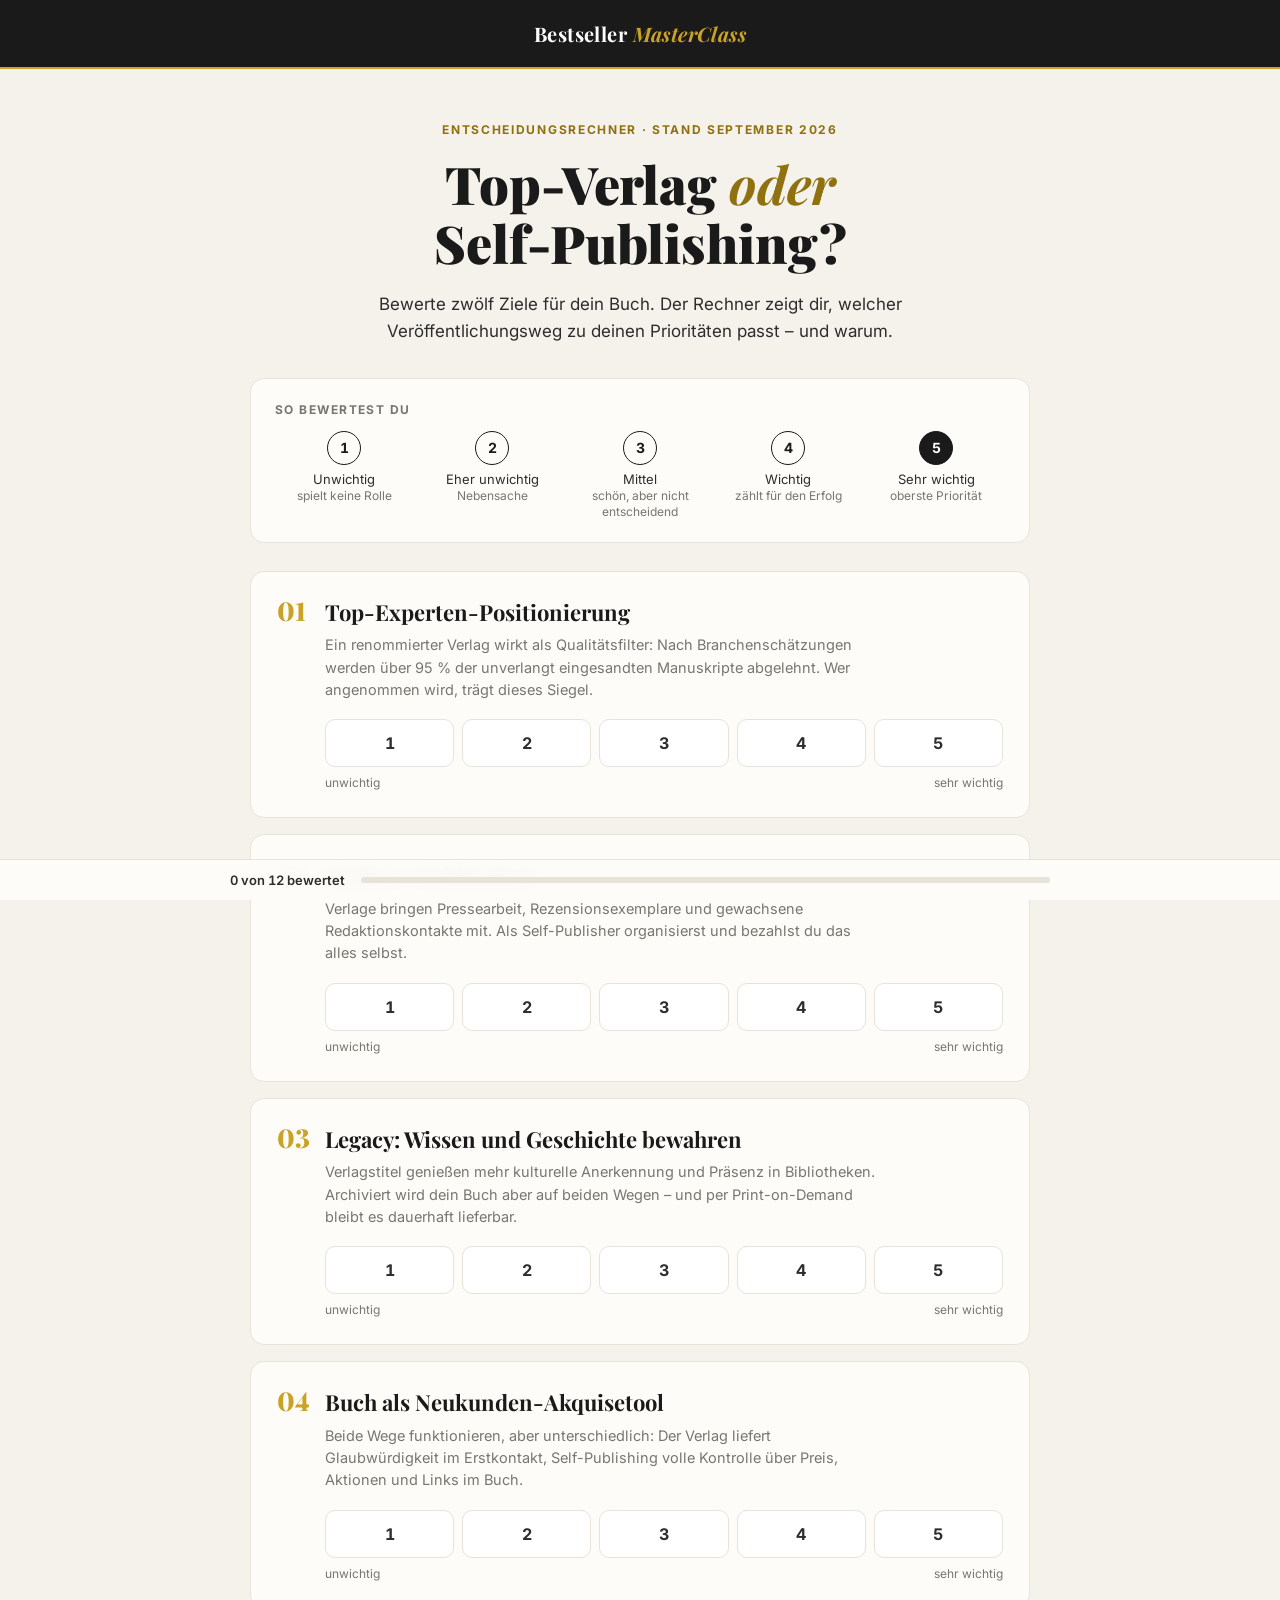
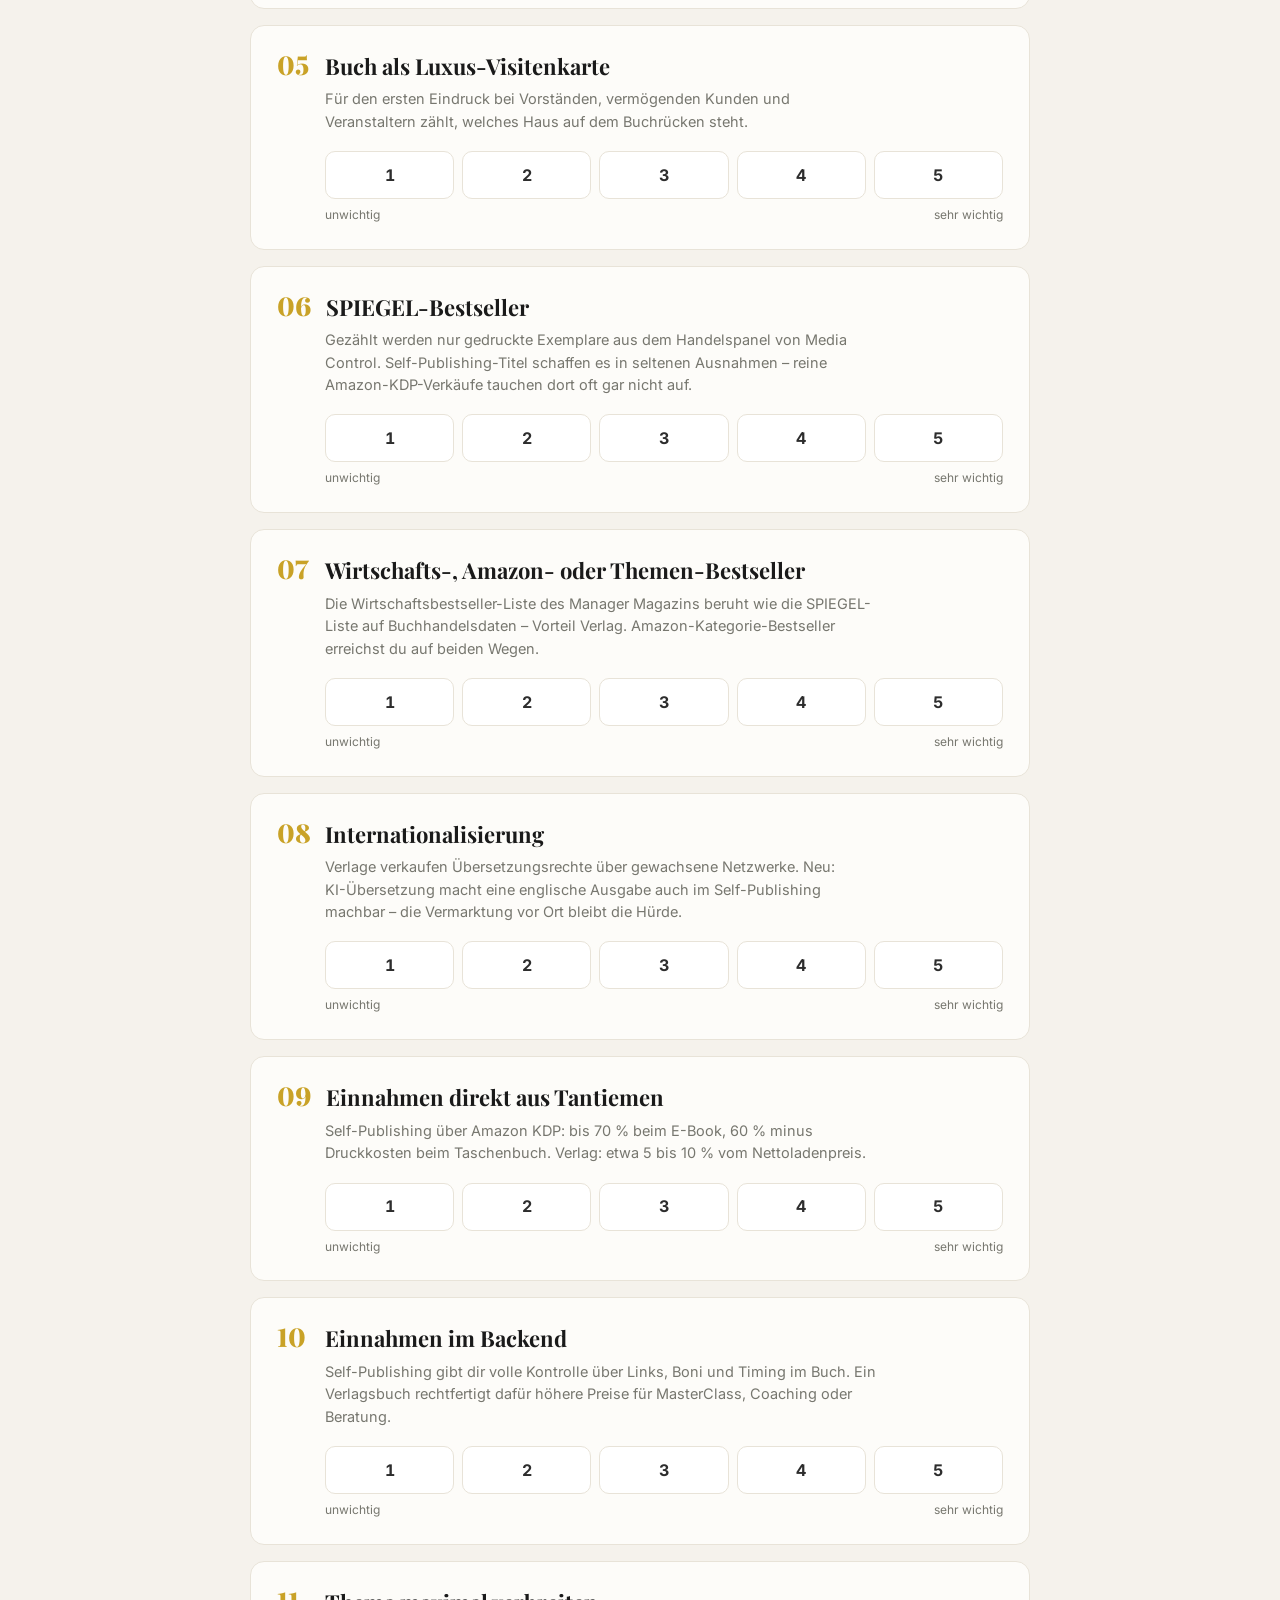
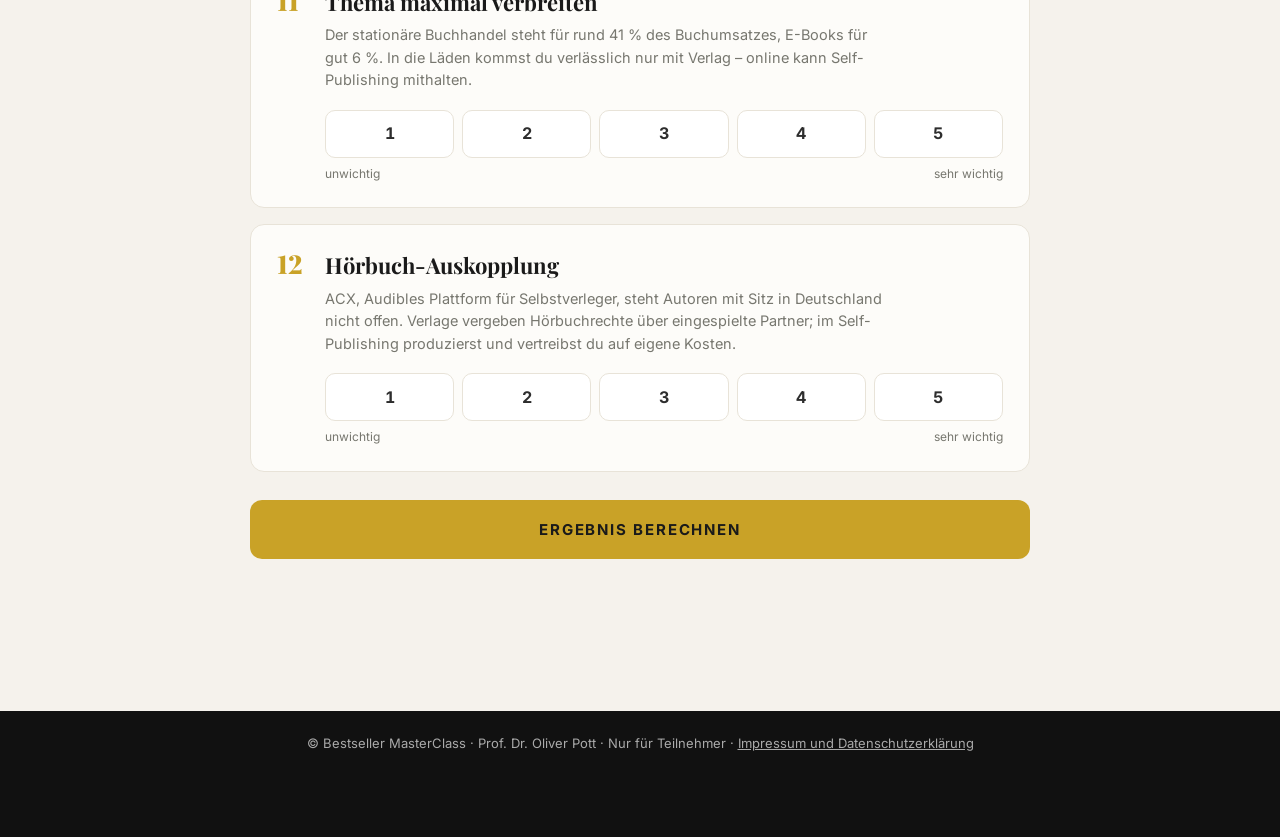
<file: entscheidungsrechner/index.html>
<!DOCTYPE html>
<html lang="de">
<head>
<meta charset="utf-8">
<meta name="viewport" content="width=device-width,initial-scale=1,viewport-fit=cover">
<title>Entscheidungsrechner – Top-Verlag oder Self-Publishing?</title>
<meta name="description" content="Entscheidungsrechner der Bestseller MasterClass: Bewerte zwölf Buchziele und sieh, ob ein Top-Verlag oder Self-Publishing besser zu deinem Buch passt.">
<meta name="robots" content="noindex,nofollow">
<meta property="og:title" content="Entscheidungsrechner – Top-Verlag oder Self-Publishing?">
<meta property="og:description" content="Bewerte zwölf Buchziele und sieh, welcher Veröffentlichungsweg zu deinem Buch passt.">
<meta property="og:type" content="website">
<meta property="og:url" content="https://i.founder.de/entscheidungsrechner/">
<meta name="color-scheme" content="light">
<link rel="preconnect" href="https://fonts.googleapis.com">
<link rel="preconnect" href="https://fonts.gstatic.com" crossorigin>
<link href="https://fonts.googleapis.com/css2?family=Playfair+Display:ital,wght@0,700;0,900;1,700&family=Inter:wght@400;500;600;700&display=swap" rel="stylesheet">
<style>
  :root{
    --page:#F5F2EC; --card:#FDFCF9; --line:#E8E3D8; --ink:#1A1A1A; --text:#2D2D2D;
    --muted:#77776F; --gold:#C9A227; --gold-deep:#8F7110; --gold-soft:#F3E9C6; --red:#B23A2C;
    --footer:#111111; --footer-link:#AAAAAA;
    --serif:"Playfair Display",Georgia,"Times New Roman",serif;
    --sans:Inter,-apple-system,BlinkMacSystemFont,"Segoe UI",Helvetica,Arial,sans-serif;
  }
  *,*::before,*::after{box-sizing:border-box}
  html{color-scheme:light;scroll-behavior:smooth}
  body{margin:0;background:var(--page);color:var(--text);font-family:var(--sans);font-size:16px;line-height:1.55;-webkit-font-smoothing:antialiased}
  .page{min-height:100vh;display:flex;flex-direction:column}
  a{color:inherit}
  :focus-visible{outline:3px solid var(--gold);outline-offset:3px}

  .site-header{display:flex;justify-content:center;align-items:center;padding:18px 24px;background:var(--ink);border-bottom:2px solid var(--gold)}
  .wordmark{font-family:var(--serif);font-weight:700;font-size:20px;letter-spacing:.02em;color:#fff}
  .wordmark em{font-style:italic;color:var(--gold)}

  main{width:100%;max-width:820px;margin:0 auto;padding:0 20px 120px}

  .hero{text-align:center;padding:52px 0 34px}
  .eyebrow{margin:0 0 14px;font-size:12px;font-weight:700;letter-spacing:.14em;text-transform:uppercase;color:var(--gold-deep)}
  h1{font-family:var(--serif);font-weight:900;font-size:clamp(34px,6vw,52px);line-height:1.15;color:var(--ink);margin:0 auto;text-wrap:balance}
  h1 em{font-style:italic;font-weight:700;color:var(--gold-deep)}
  .hero p.sub{max-width:600px;margin:18px auto 0;font-size:17px;color:var(--text)}

  .scale{background:var(--card);border:1px solid var(--line);border-radius:14px;padding:22px 24px;margin-bottom:28px}
  .scale h2{margin:0 0 12px;font-size:12px;font-weight:700;letter-spacing:.12em;text-transform:uppercase;color:var(--muted)}
  .scale ol{list-style:none;margin:0;padding:0;display:grid;grid-template-columns:repeat(5,1fr);gap:10px}
  .scale li{display:flex;flex-direction:column;align-items:center;text-align:center;gap:6px;font-size:13px;line-height:1.3;color:var(--text)}
  .scale .dot{width:34px;height:34px;border-radius:50%;display:grid;place-items:center;font-weight:700;font-size:14px;border:1.5px solid var(--ink);color:var(--ink);font-variant-numeric:tabular-nums}
  .scale li:nth-child(5) .dot{background:var(--ink);color:#fff}
  .scale li small{display:block;color:var(--muted);font-size:12px}

  .q{background:var(--card);border:1px solid var(--line);border-radius:14px;padding:26px 26px 24px;margin-bottom:16px;transition:border-color .2s ease,box-shadow .2s ease}
  .q.done{border-color:#D9CFAE}
  .q.miss{border-color:var(--red);box-shadow:0 0 0 3px rgba(178,58,44,.12)}
  .q-head{display:flex;align-items:baseline;gap:14px;margin-bottom:8px}
  .q-num{font-family:var(--serif);font-weight:900;font-size:26px;line-height:1;color:var(--gold);font-variant-numeric:lining-nums tabular-nums;flex-shrink:0;min-width:34px}
  .q h3{font-family:var(--serif);font-weight:700;font-size:22px;line-height:1.25;color:var(--ink);margin:0;text-wrap:balance}
  .q p.info{margin:0 0 18px 48px;font-size:14.5px;color:var(--muted);max-width:62ch}
  fieldset{border:0;margin:0 0 0 48px;padding:0;min-width:0}
  legend{position:absolute;width:1px;height:1px;overflow:hidden;clip:rect(0 0 0 0);white-space:nowrap}
  .seg{display:grid;grid-template-columns:repeat(5,1fr);gap:8px}
  .seg label{position:relative;display:block;cursor:pointer}
  .seg input{position:absolute;opacity:0;inset:0;width:100%;height:100%;margin:0;cursor:pointer}
  .seg span{display:grid;place-items:center;height:48px;border:1.5px solid var(--line);border-radius:10px;background:#fff;font-weight:700;font-size:16px;color:var(--text);font-variant-numeric:tabular-nums;transition:background .15s ease,border-color .15s ease,color .15s ease}
  .seg label:hover span{border-color:var(--gold)}
  .seg input:checked + span{background:var(--ink);border-color:var(--ink);color:#fff}
  .seg input:focus-visible + span{outline:3px solid var(--gold);outline-offset:2px}
  .ends{display:flex;justify-content:space-between;margin-top:7px;font-size:12px;color:var(--muted)}

  .go{display:block;width:100%;margin:28px 0 0;padding:20px 16px;border:0;border-radius:12px;background:var(--gold);color:var(--ink);font-family:var(--sans);font-size:15px;font-weight:700;letter-spacing:.12em;text-transform:uppercase;cursor:pointer;transition:filter .15s ease}
  .go:hover{filter:brightness(1.06)}
  .hint{min-height:22px;margin:10px 0 0;text-align:center;font-size:14px;color:var(--red)}

  .result{display:none;margin-top:36px;background:var(--ink);color:#F3EFE6;border-radius:18px;padding:40px 36px 36px;border-top:4px solid var(--gold)}
  .result.show{display:block}
  .result .eyebrow{color:var(--gold)}
  .result h2{font-family:var(--serif);font-weight:900;font-size:clamp(28px,5vw,40px);line-height:1.15;color:#fff;margin:0 0 26px;text-wrap:balance}
  .bars-k{margin:0 0 12px;font-size:12px;font-weight:700;letter-spacing:.12em;text-transform:uppercase;color:#A9A59B}
  .bars{display:grid;gap:14px;margin-bottom:12px}
  .bar{display:grid;grid-template-columns:130px 1fr 64px;align-items:center;gap:14px}
  .bar .name{font-size:14px;font-weight:600;color:#D8D3C7}
  .bar .track{height:14px;border-radius:7px;background:rgba(255,255,255,.12);overflow:hidden}
  .bar .fill{display:block;height:100%;width:0;border-radius:7px;background:#8C887F;transition:width .6s cubic-bezier(.2,.7,.2,1)}
  .bar.win .fill{background:var(--gold)}
  .bar.win .name{color:#fff}
  .bar .pct{font-family:var(--serif);font-weight:900;font-size:26px;text-align:right;color:#D8D3C7;font-variant-numeric:lining-nums tabular-nums}
  .bar.win .pct{color:var(--gold)}
  .gap{margin:0 0 26px;font-size:13px;color:#A9A59B}
  .summary{font-size:17px;line-height:1.6;color:#F3EFE6;margin:0 0 28px;max-width:62ch}
  .cols{display:grid;grid-template-columns:1fr 1fr;gap:28px;margin-bottom:26px}
  .cols h4{margin:0 0 10px;font-size:12px;font-weight:700;letter-spacing:.12em;text-transform:uppercase;color:var(--gold)}
  .cols ul{list-style:none;margin:0;padding:0}
  .cols li{padding:9px 0;border-top:1px solid rgba(255,255,255,.12);font-size:15px;line-height:1.4;color:#F3EFE6}
  .cols li small{display:block;color:#A9A59B;font-size:12.5px;margin-top:2px}
  .conflict{display:none;border:1px solid rgba(226,120,105,.55);background:rgba(178,58,44,.16);border-radius:12px;padding:16px 18px;margin-bottom:26px;font-size:15px;line-height:1.5;color:#F6E3DF}
  .conflict.show{display:block}
  .conflict strong{color:#fff}
  details{border-top:1px solid rgba(255,255,255,.12);padding-top:16px;margin-bottom:28px}
  summary{cursor:pointer;font-size:14px;font-weight:600;color:#D8D3C7}
  .tbl-wrap{overflow-x:auto;margin-top:14px}
  table{border-collapse:collapse;width:100%;font-size:13.5px;font-variant-numeric:tabular-nums}
  th,td{padding:8px 8px;border-bottom:1px solid rgba(255,255,255,.1);text-align:right;white-space:nowrap}
  th:first-child,td:first-child{text-align:left;white-space:normal}
  th{font-size:11px;font-weight:700;letter-spacing:.08em;text-transform:uppercase;color:#A9A59B;vertical-align:bottom}
  td{color:#F3EFE6}
  .formula{margin:12px 0 0;font-size:12.5px;color:#A9A59B;line-height:1.5}
  .actions{display:flex;flex-wrap:wrap;gap:12px}
  .btn{display:inline-flex;align-items:center;justify-content:center;min-height:50px;padding:0 22px;border-radius:10px;font-family:var(--sans);font-size:14px;font-weight:700;letter-spacing:.06em;text-decoration:none;cursor:pointer;transition:filter .15s ease,background .15s ease}
  .btn.primary{background:var(--gold);color:var(--ink);border:0}
  .btn.primary:hover{filter:brightness(1.08)}
  .btn.ghost{background:transparent;color:#fff;border:1.5px solid rgba(255,255,255,.4)}
  .btn.ghost:hover{background:rgba(255,255,255,.08)}

  .dock{position:fixed;left:0;right:0;bottom:0;z-index:10;background:rgba(253,252,249,.96);backdrop-filter:blur(8px);border-top:1px solid var(--line);padding:10px 20px calc(10px + env(safe-area-inset-bottom))}
  .dock-in{max-width:820px;margin:0 auto;display:flex;align-items:center;gap:16px}
  .dock .count{font-size:13px;font-weight:600;color:var(--text);white-space:nowrap;font-variant-numeric:tabular-nums}
  .dock .meter{flex:1;height:6px;border-radius:3px;background:var(--line);overflow:hidden}
  .dock .meter i{display:block;height:100%;width:0;background:var(--gold);border-radius:3px;transition:width .3s ease}

  .site-footer{text-align:center;padding:22px 20px 84px;background:var(--footer);margin-top:auto;font-size:13px;color:var(--footer-link)}
  .site-footer a{color:var(--footer-link);text-decoration:underline}
  .site-footer a:hover{color:#fff}

  @media (max-width:640px){
    main{padding:0 16px 120px}
    .hero{padding:38px 0 26px}
    .scale{padding:18px 14px}
    .scale ol{gap:4px}
    .scale li{font-size:11.5px}
    .scale li small{display:none}
    .q{padding:20px 18px}
    .q p.info,fieldset{margin-left:0}
    .q h3{font-size:20px}
    .result{padding:30px 20px 26px;border-radius:14px}
    .bar{grid-template-columns:1fr 56px;gap:6px 10px}
    .bar .name{grid-column:1 / -1}
    .cols{grid-template-columns:1fr;gap:20px}
    .btn{width:100%}
    table{table-layout:fixed}
    th,td{padding:8px 3px;text-align:center}
    th{font-size:9px;letter-spacing:0;white-space:normal}
    th:nth-child(1){width:44%} th:nth-child(2){width:20%} th:nth-child(3){width:14%} th:nth-child(4){width:22%}
    td{font-size:13px}
  }
  @media (prefers-reduced-motion:reduce){
    html{scroll-behavior:auto}
    .bar .fill,.dock .meter i,.q,.seg span{transition:none}
  }
</style>
</head>
<body>
<div class="page">
  <header class="site-header">
    <div class="wordmark">Bestseller <em>MasterClass</em></div>
  </header>

  <main>
    <section class="hero">
      <p class="eyebrow">Entscheidungsrechner · Stand September 2026</p>
      <h1>Top-Verlag <em>oder</em> Self-Publishing?</h1>
      <p class="sub">Bewerte zwölf Ziele für dein Buch. Der Rechner zeigt dir, welcher Veröffentlichungsweg zu deinen Prioritäten passt – und warum.</p>
    </section>

    <section class="scale" aria-label="Bedeutung der Bewertungen">
      <h2>So bewertest du</h2>
      <ol>
        <li><span class="dot">1</span><span>Unwichtig<small>spielt keine Rolle</small></span></li>
        <li><span class="dot">2</span><span>Eher unwichtig<small>Nebensache</small></span></li>
        <li><span class="dot">3</span><span>Mittel<small>schön, aber nicht entscheidend</small></span></li>
        <li><span class="dot">4</span><span>Wichtig<small>zählt für den Erfolg</small></span></li>
        <li><span class="dot">5</span><span>Sehr wichtig<small>oberste Priorität</small></span></li>
      </ol>
    </section>

    <form id="form" novalidate>
      <div id="questions"></div>
      <button type="submit" class="go">Ergebnis berechnen</button>
      <p class="hint" id="hint" role="status" aria-live="polite"></p>
    </form>

    <section class="result" id="result" aria-live="polite" tabindex="-1">
      <p class="eyebrow">Dein Ergebnis</p>
      <h2 id="verdict"></h2>
      <p class="bars-k">Passung auf einer Skala von 1 bis 5</p>
      <div class="bars">
        <div class="bar" id="barV"><span class="name">Top-Verlag</span><span class="track"><span class="fill"></span></span><span class="pct"></span></div>
        <div class="bar" id="barS"><span class="name">Self-Publishing</span><span class="track"><span class="fill"></span></span><span class="pct"></span></div>
      </div>
      <p class="gap" id="gap"></p>
      <p class="summary" id="summary"></p>
      <div class="conflict" id="conflict"></div>
      <div class="cols" id="cols">
        <div><h4 id="proTitle">Das gibt den Ausschlag</h4><ul id="pro"></ul></div>
        <div><h4 id="conTitle">Das spricht für den anderen Weg</h4><ul id="con"></ul></div>
      </div>
      <details>
        <summary>So wurde gerechnet: deine Bewertungen und die Gewichte je Weg</summary>
        <div class="tbl-wrap">
          <table>
            <thead><tr><th>Ziel</th><th>Bewertung</th><th>Verlag</th><th>Self-Publishing</th></tr></thead>
            <tbody id="rows"></tbody>
          </table>
        </div>
        <p class="formula">Passung je Weg: Durchschnitt der Gewichte, gewichtet mit (Bewertung − 1). Eine 1 zählt als null – was dir unwichtig ist, fließt nicht ein. Unter 0,2 Punkten Abstand gibt es keinen Favoriten, ab 0,6 gilt die Empfehlung als klar.</p>
      </details>
      <div class="actions">
        <a class="btn primary" href="whitepaper-verlag-oder-self-publishing-2026.pdf" target="_blank" rel="noopener">Whitepaper: die Analyse dahinter (PDF)</a>
        <button type="button" class="btn ghost" id="reset">Rechner zurücksetzen</button>
      </div>
    </section>
  </main>

  <div class="dock" id="dock">
    <div class="dock-in">
      <span class="count" id="count">0 von 12 bewertet</span>
      <span class="meter" aria-hidden="true"><i id="meter"></i></span>
    </div>
  </div>

  <footer class="site-footer">
    © Bestseller MasterClass · Prof. Dr. Oliver Pott · Nur für Teilnehmer · <a href="https://founder-de.lpages.co/foundervita/">Impressum und Datenschutzerklärung</a>
  </footer>
</div>

<script>
(function(){
  "use strict";
  var GOALS = [{"n": 1, "title": "Top-Experten-Positionierung", "info": "Ein renommierter Verlag wirkt als Qualitätsfilter: Nach Branchenschätzungen werden über 95 % der unverlangt eingesandten Manuskripte abgelehnt. Wer angenommen wird, trägt dieses Siegel.", "v": 5, "s": 1}, {"n": 2, "title": "Medien-Sichtbarkeit", "info": "Verlage bringen Pressearbeit, Rezensionsexemplare und gewachsene Redaktionskontakte mit. Als Self-Publisher organisierst und bezahlst du das alles selbst.", "v": 5, "s": 2}, {"n": 3, "title": "Legacy: Wissen und Geschichte bewahren", "info": "Verlagstitel genießen mehr kulturelle Anerkennung und Präsenz in Bibliotheken. Archiviert wird dein Buch aber auf beiden Wegen – und per Print-on-Demand bleibt es dauerhaft lieferbar.", "v": 4, "s": 3}, {"n": 4, "title": "Buch als Neukunden-Akquisetool", "info": "Beide Wege funktionieren, aber unterschiedlich: Der Verlag liefert Glaubwürdigkeit im Erstkontakt, Self-Publishing volle Kontrolle über Preis, Aktionen und Links im Buch.", "v": 3, "s": 3}, {"n": 5, "title": "Buch als Luxus-Visitenkarte", "info": "Für den ersten Eindruck bei Vorständen, vermögenden Kunden und Veranstaltern zählt, welches Haus auf dem Buchrücken steht.", "v": 5, "s": 2}, {"n": 6, "title": "SPIEGEL-Bestseller", "info": "Gezählt werden nur gedruckte Exemplare aus dem Handelspanel von Media Control. Self-Publishing-Titel schaffen es in seltenen Ausnahmen – reine Amazon-KDP-Verkäufe tauchen dort oft gar nicht auf.", "v": 5, "s": 1}, {"n": 7, "title": "Wirtschafts-, Amazon- oder Themen-Bestseller", "info": "Die Wirtschaftsbestseller-Liste des Manager Magazins beruht wie die SPIEGEL-Liste auf Buchhandelsdaten – Vorteil Verlag. Amazon-Kategorie-Bestseller erreichst du auf beiden Wegen.", "v": 4, "s": 3}, {"n": 8, "title": "Internationalisierung", "info": "Verlage verkaufen Übersetzungsrechte über gewachsene Netzwerke. Neu: KI-Übersetzung macht eine englische Ausgabe auch im Self-Publishing machbar – die Vermarktung vor Ort bleibt die Hürde.", "v": 4, "s": 2}, {"n": 9, "title": "Einnahmen direkt aus Tantiemen", "info": "Self-Publishing über Amazon KDP: bis 70 % beim E-Book, 60 % minus Druckkosten beim Taschenbuch. Verlag: etwa 5 bis 10 % vom Nettoladenpreis.", "v": 1, "s": 5}, {"n": 10, "title": "Einnahmen im Backend", "info": "Self-Publishing gibt dir volle Kontrolle über Links, Boni und Timing im Buch. Ein Verlagsbuch rechtfertigt dafür höhere Preise für MasterClass, Coaching oder Beratung.", "v": 3, "s": 4}, {"n": 11, "title": "Thema maximal verbreiten", "info": "Der stationäre Buchhandel steht für rund 41 % des Buchumsatzes, E-Books für gut 6 %. In die Läden kommst du verlässlich nur mit Verlag – online kann Self-Publishing mithalten.", "v": 4, "s": 3}, {"n": 12, "title": "Hörbuch-Auskopplung", "info": "ACX, Audibles Plattform für Selbstverleger, steht Autoren mit Sitz in Deutschland nicht offen. Verlage vergeben Hörbuchrechte über eingespielte Partner; im Self-Publishing produzierst und vertreibst du auf eigene Kosten.", "v": 4, "s": 3}];
  var KEY = "bmc-entscheidungsrechner-v2";
  var N = GOALS.length;
  var ratings = new Array(N).fill(null);
  var shown = false;
  var $ = function(id){ return document.getElementById(id); };

  function load(){
    try{
      var raw = localStorage.getItem(KEY);
      if(!raw) return;
      var arr = JSON.parse(raw);
      if(Array.isArray(arr) && arr.length === N){
        ratings = arr.map(function(x){ return (x>=1 && x<=5) ? x : null; });
      }
    }catch(e){}
  }
  function save(){ try{ localStorage.setItem(KEY, JSON.stringify(ratings)); }catch(e){} }

  function el(tag, cls, text){
    var e = document.createElement(tag);
    if(cls) e.className = cls;
    if(text != null) e.textContent = text;
    return e;
  }

  function build(){
    var root = $("questions");
    GOALS.forEach(function(g, i){
      var card = el("section", "q"); card.id = "q" + g.n;
      var head = el("div", "q-head");
      head.appendChild(el("span", "q-num", String(g.n).padStart(2, "0")));
      var h = el("h3", null, g.title); h.id = "t" + g.n;
      head.appendChild(h);
      card.appendChild(head);
      card.appendChild(el("p", "info", g.info));
      var fs = el("fieldset");
      fs.appendChild(el("legend", null, "Wie wichtig ist dir: " + g.title + "?"));
      var seg = el("div", "seg");
      for(var v = 1; v <= 5; v++){
        var lab = el("label");
        var inp = document.createElement("input");
        inp.type = "radio"; inp.name = "g" + g.n; inp.value = String(v);
        inp.setAttribute("aria-label", v + " von 5");
        if(ratings[i] === v) inp.checked = true;
        (function(idx, val){
          inp.addEventListener("change", function(){ ratings[idx] = val; onChange(idx); });
        })(i, v);
        lab.appendChild(inp);
        lab.appendChild(el("span", null, String(v)));
        seg.appendChild(lab);
      }
      fs.appendChild(seg);
      var ends = el("div", "ends");
      ends.appendChild(el("span", null, "unwichtig"));
      ends.appendChild(el("span", null, "sehr wichtig"));
      fs.appendChild(ends);
      card.appendChild(fs);
      if(ratings[i] != null) card.classList.add("done");
      root.appendChild(card);
    });
  }

  function answered(){ return ratings.filter(function(x){ return x != null; }).length; }

  function progress(){
    var a = answered();
    $("count").textContent = a + " von " + N + " bewertet";
    $("meter").style.width = (a / N * 100) + "%";
  }

  function onChange(idx){
    var card = $("q" + GOALS[idx].n);
    card.classList.add("done"); card.classList.remove("miss");
    $("hint").textContent = "";
    save(); progress();
    if(shown && answered() === N) render(false);
  }

  /* Rechenkern: Passung je Weg = Durchschnitt der Gewichte (1-5), gewichtet mit (Bewertung - 1).
     Eine 1 zaehlt als null. Ein Ziel, das ein Weg besser erreicht, zieht immer zu diesem Weg. */
  function compute(r){
    var sp = 0, sv = 0, ss = 0;
    GOALS.forEach(function(g, i){ var p = r[i] - 1; sp += p; sv += p * g.v; ss += p * g.s; });
    if(sp === 0) return { empty: true, fv: 0, fs: 0, rv: 0, rs: 0, contrib: [] };
    var fv = sv / sp, fs = ss / sp;
    var contrib = GOALS.map(function(g, i){ return { g: g, r: r[i], d: (r[i] - 1) * (g.v - g.s) / sp }; });
    return { empty: false, fv: fv, fs: fs, rv: Math.round(fv * 10) / 10, rs: Math.round(fs * 10) / 10, contrib: contrib };
  }
  function fmt(x){ return x.toFixed(1).replace(".", ","); }
  window.__compute = compute; window.__GOALS = GOALS;

  var HARD = [1, 2, 5, 6];   /* schliessen sich mit Ziel 9 (hohe Tantiemen) praktisch aus */

  function render(scroll){
    var c = compute(ratings);
    var diff = Math.round(Math.abs(c.rv - c.rs) * 10) / 10;
    var allLow = c.empty;
    var win = (allLow || diff < 0.2) ? null : (c.rv > c.rs ? "V" : "S");
    var strong = diff >= 0.6;

    var verdict, summary;
    if(allLow){
      verdict = "Noch keine Priorität gesetzt";
      summary = "Du hast alle zwölf Ziele als unwichtig bewertet. Überlege, wofür dein Buch stehen soll, und vergib höhere Werte für die Ziele, die dir wirklich etwas bedeuten.";
    } else if(!win){
      verdict = "Kein klarer Favorit";
      summary = "Deine Prioritäten sprechen für keinen der beiden Wege eindeutig: Du hast Ziele hoch bewertet, die in entgegengesetzte Richtungen ziehen. Entscheide, welche davon Vorrang haben, und rechne neu.";
    } else if(win === "V"){
      verdict = (strong ? "Klare Empfehlung: " : "Tendenz: ") + "renommierter Top-Verlag";
      summary = "Deine Prioritäten erreichst du mit einem renommierten Verlag deutlich besser: Er liefert Auswahl durch Dritte, Pressearbeit und Präsenz im Buchhandel. Rechne dafür mit längerem Vorlauf und einer niedrigeren Tantieme je Buch.";
    } else {
      verdict = (strong ? "Klare Empfehlung: " : "Tendenz: ") + "Self-Publishing";
      summary = "Dir sind Ertrag, Tempo und Kontrolle wichtiger als das Siegel eines Verlags. Self-Publishing gibt dir die höhere Tantieme und die Entscheidung über Preis, Inhalt und Termin. Lektorat, Cover und Vermarktung liegen dafür bei dir.";
    }
    $("verdict").textContent = verdict;
    $("summary").textContent = summary;

    var bV = $("barV"), bS = $("barS");
    bV.classList.toggle("win", win === "V"); bS.classList.toggle("win", win === "S");
    bV.querySelector(".pct").textContent = allLow ? "–" : fmt(c.rv);
    bS.querySelector(".pct").textContent = allLow ? "–" : fmt(c.rs);
    requestAnimationFrame(function(){
      bV.querySelector(".fill").style.width = (c.fv / 5 * 100) + "%";
      bS.querySelector(".fill").style.width = (c.fs / 5 * 100) + "%";
    });
    $("gap").textContent = (win ? fmt(diff) + " Punkte Vorsprung. " : "") + "Die Passung zeigt auf einer Skala von 1 bis 5, wie gut der Weg die Ziele erreicht, die dir wichtig sind.";

    /* Treiber */
    var pro = $("pro"), con = $("con"); pro.textContent = ""; con.textContent = "";
    var sign = win === "S" ? -1 : 1;
    var sorted = c.contrib.slice().sort(function(a, b){ return sign * (b.d - a.d); });
    var pros = sorted.filter(function(x){ return sign * x.d > 0.001; }).slice(0, 3);
    var cons = sorted.slice().reverse().filter(function(x){ return sign * x.d < -0.001; }).slice(0, 3);
    function item(x){
      var li = el("li", null, x.g.title);
      li.appendChild(el("small", null, "Deine Bewertung: " + x.r + " · Gewicht Verlag " + x.g.v + ", Self-Publishing " + x.g.s));
      return li;
    }
    pros.forEach(function(x){ pro.appendChild(item(x)); });
    cons.forEach(function(x){ con.appendChild(item(x)); });
    $("proTitle").textContent = win ? "Das gibt den Ausschlag" : "Das spricht für den Verlag";
    $("conTitle").textContent = win ? "Das spricht für den anderen Weg" : "Das spricht für Self-Publishing";
    if(!pros.length) pro.appendChild(el("li", null, "Kein Ziel mit deutlichem Ausschlag."));
    if(!cons.length) con.appendChild(el("li", null, "Kein Ziel mit deutlichem Ausschlag."));
    $("cols").style.display = allLow ? "none" : "";

    /* Zielkonflikt: hohe Tantiemen gegen Prestige-Ziele */
    var box = $("conflict"); box.textContent = ""; box.classList.remove("show");
    if(ratings[8] >= 4){
      var hit = HARD.filter(function(n){ return ratings[n - 1] >= 4; }).map(function(n){ return GOALS[n - 1].title; });
      if(hit.length){
        box.appendChild(el("strong", null, "Zielkonflikt: "));
        box.appendChild(document.createTextNode("Du hast „" + GOALS[8].title + "“ und zugleich " + hit.map(function(t){ return "„" + t + "“"; }).join(", ") + " hoch bewertet. Mit einem Buch lässt sich beides kaum erreichen: Das eine zieht zum Self-Publishing, das andere zum Verlag. Entscheide, was Vorrang hat."));
        box.classList.add("show");
      }
    }

    /* Tabelle */
    var rows = $("rows"); rows.textContent = "";
    GOALS.forEach(function(g, i){
      var tr = document.createElement("tr");
      tr.appendChild(el("td", null, g.n + ". " + g.title));
      tr.appendChild(el("td", null, String(ratings[i])));
      tr.appendChild(el("td", null, String(g.v)));
      tr.appendChild(el("td", null, String(g.s)));
      rows.appendChild(tr);
    });

    var res = $("result");
    res.classList.add("show"); shown = true;
    if(scroll){ res.scrollIntoView({ behavior: "smooth", block: "start" }); res.focus({ preventScroll: true }); }
  }

  $("form").addEventListener("submit", function(ev){
    ev.preventDefault();
    var first = -1;
    ratings.forEach(function(x, i){
      var card = $("q" + GOALS[i].n);
      if(x == null){ card.classList.add("miss"); if(first < 0) first = i; }
    });
    if(first >= 0){
      var missing = N - answered();
      $("hint").textContent = missing === 1 ? "Ein Ziel ist noch nicht bewertet." : missing + " Ziele sind noch nicht bewertet.";
      $("q" + GOALS[first].n).scrollIntoView({ behavior: "smooth", block: "center" });
      return;
    }
    render(true);
  });

  $("reset").addEventListener("click", function(){
    ratings = new Array(N).fill(null); shown = false; save();
    document.querySelectorAll('#questions input[type="radio"]').forEach(function(i){ i.checked = false; });
    document.querySelectorAll(".q").forEach(function(c){ c.classList.remove("done", "miss"); });
    $("result").classList.remove("show"); $("hint").textContent = "";
    progress();
    window.scrollTo({ top: 0, behavior: "smooth" });
  });

  load(); build(); progress();
})();
</script>
</body>
</html>
</file>
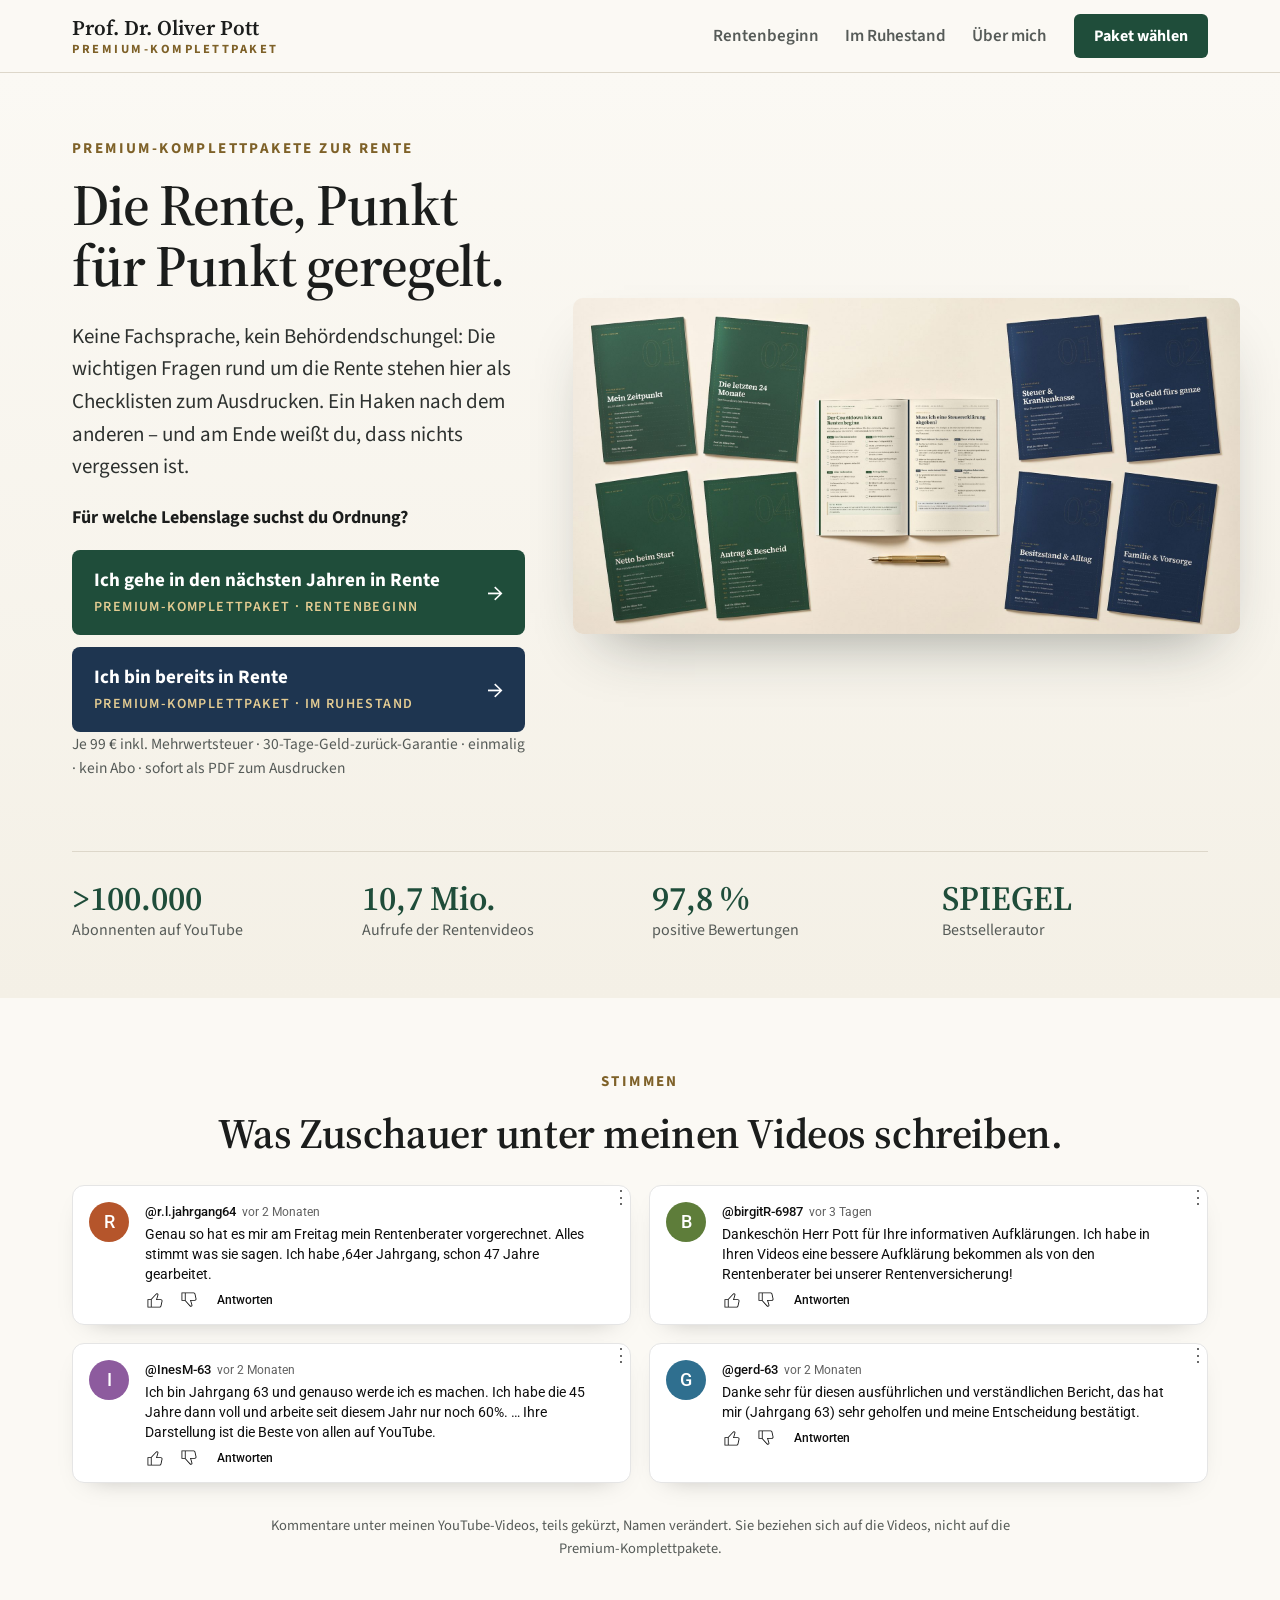
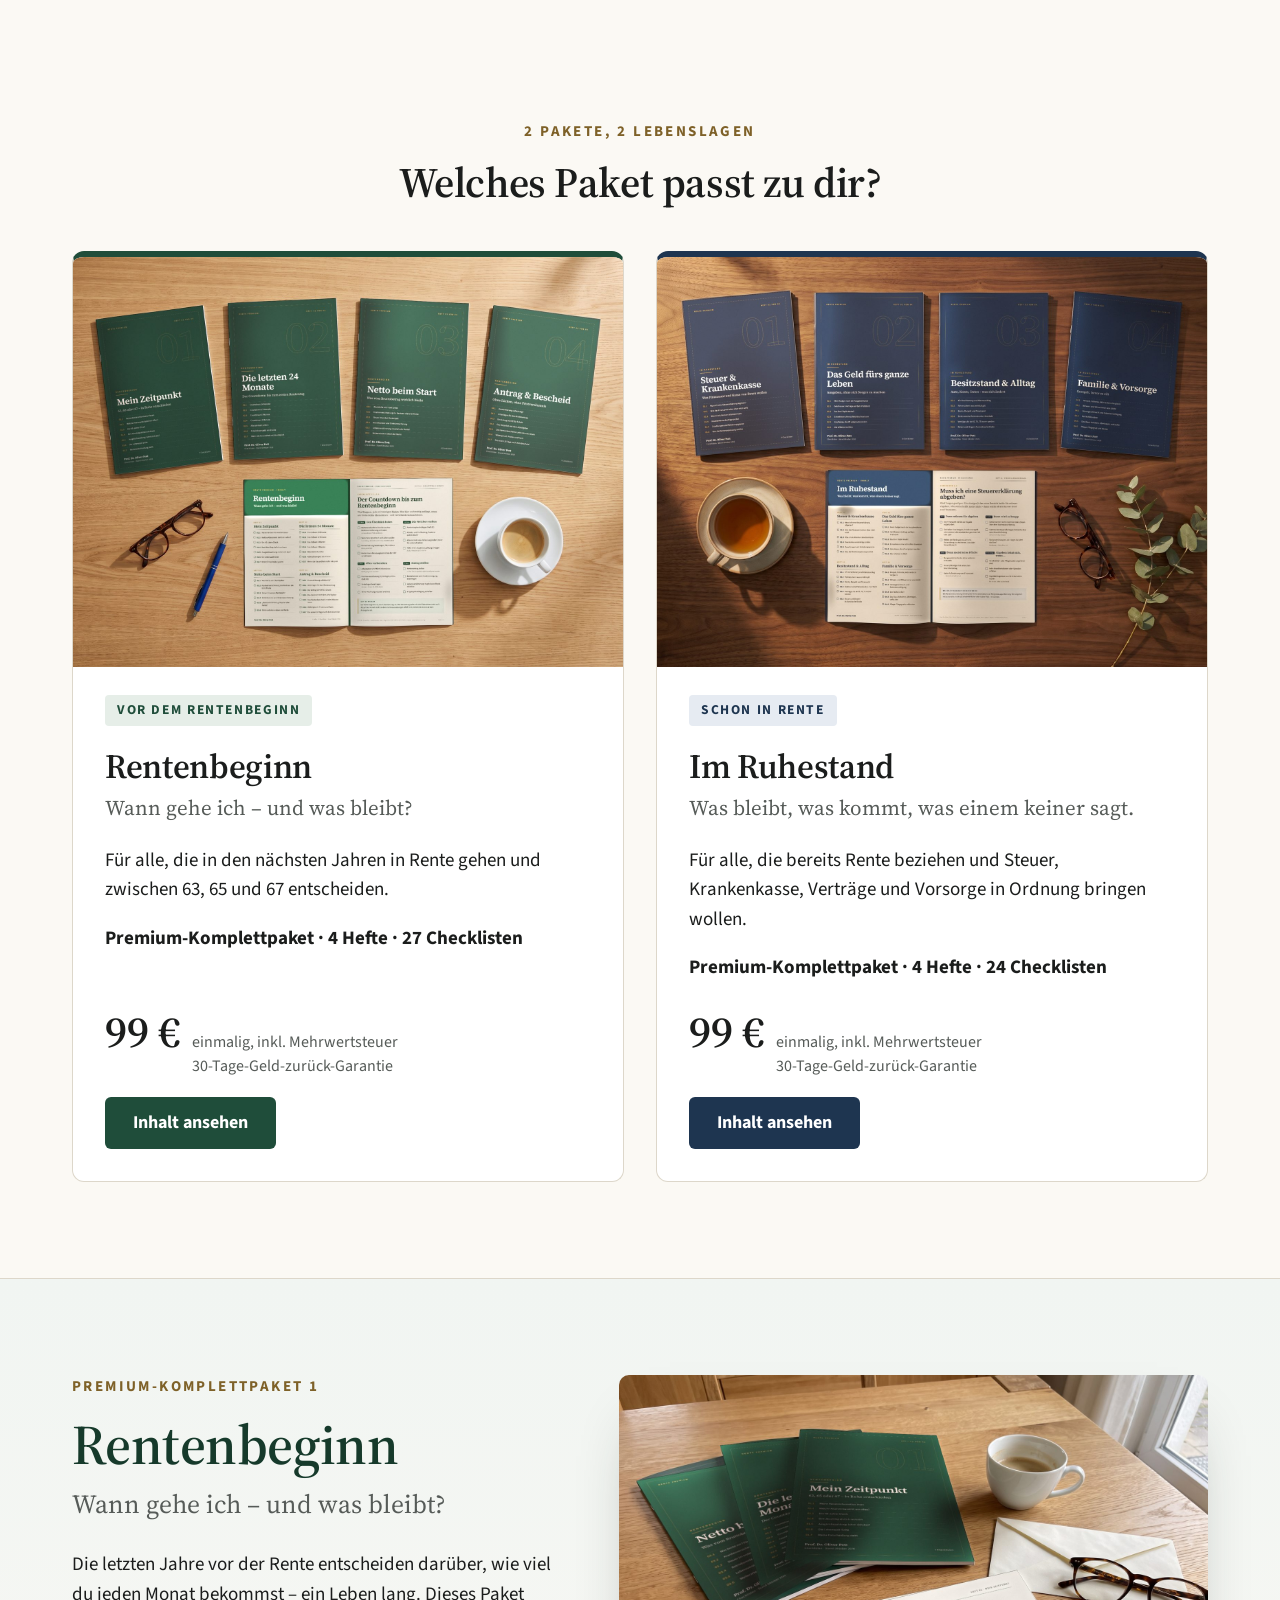
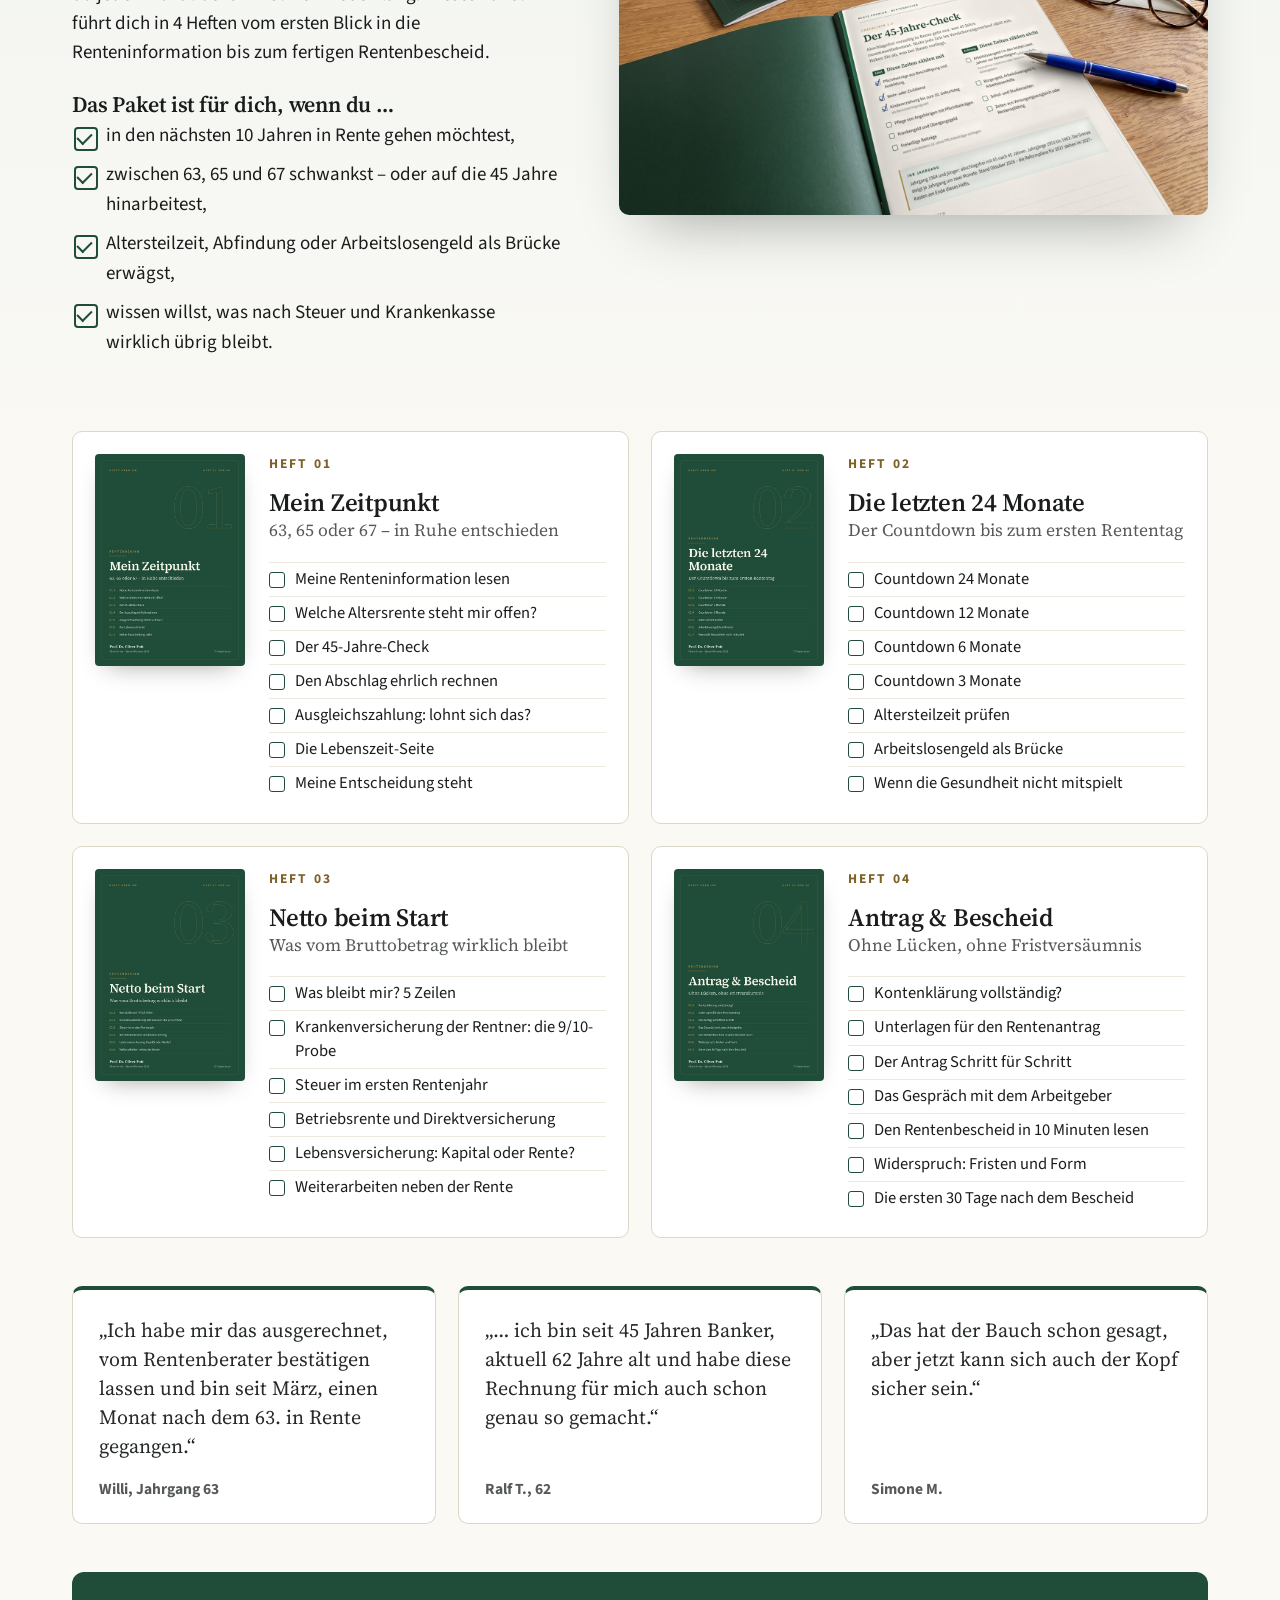
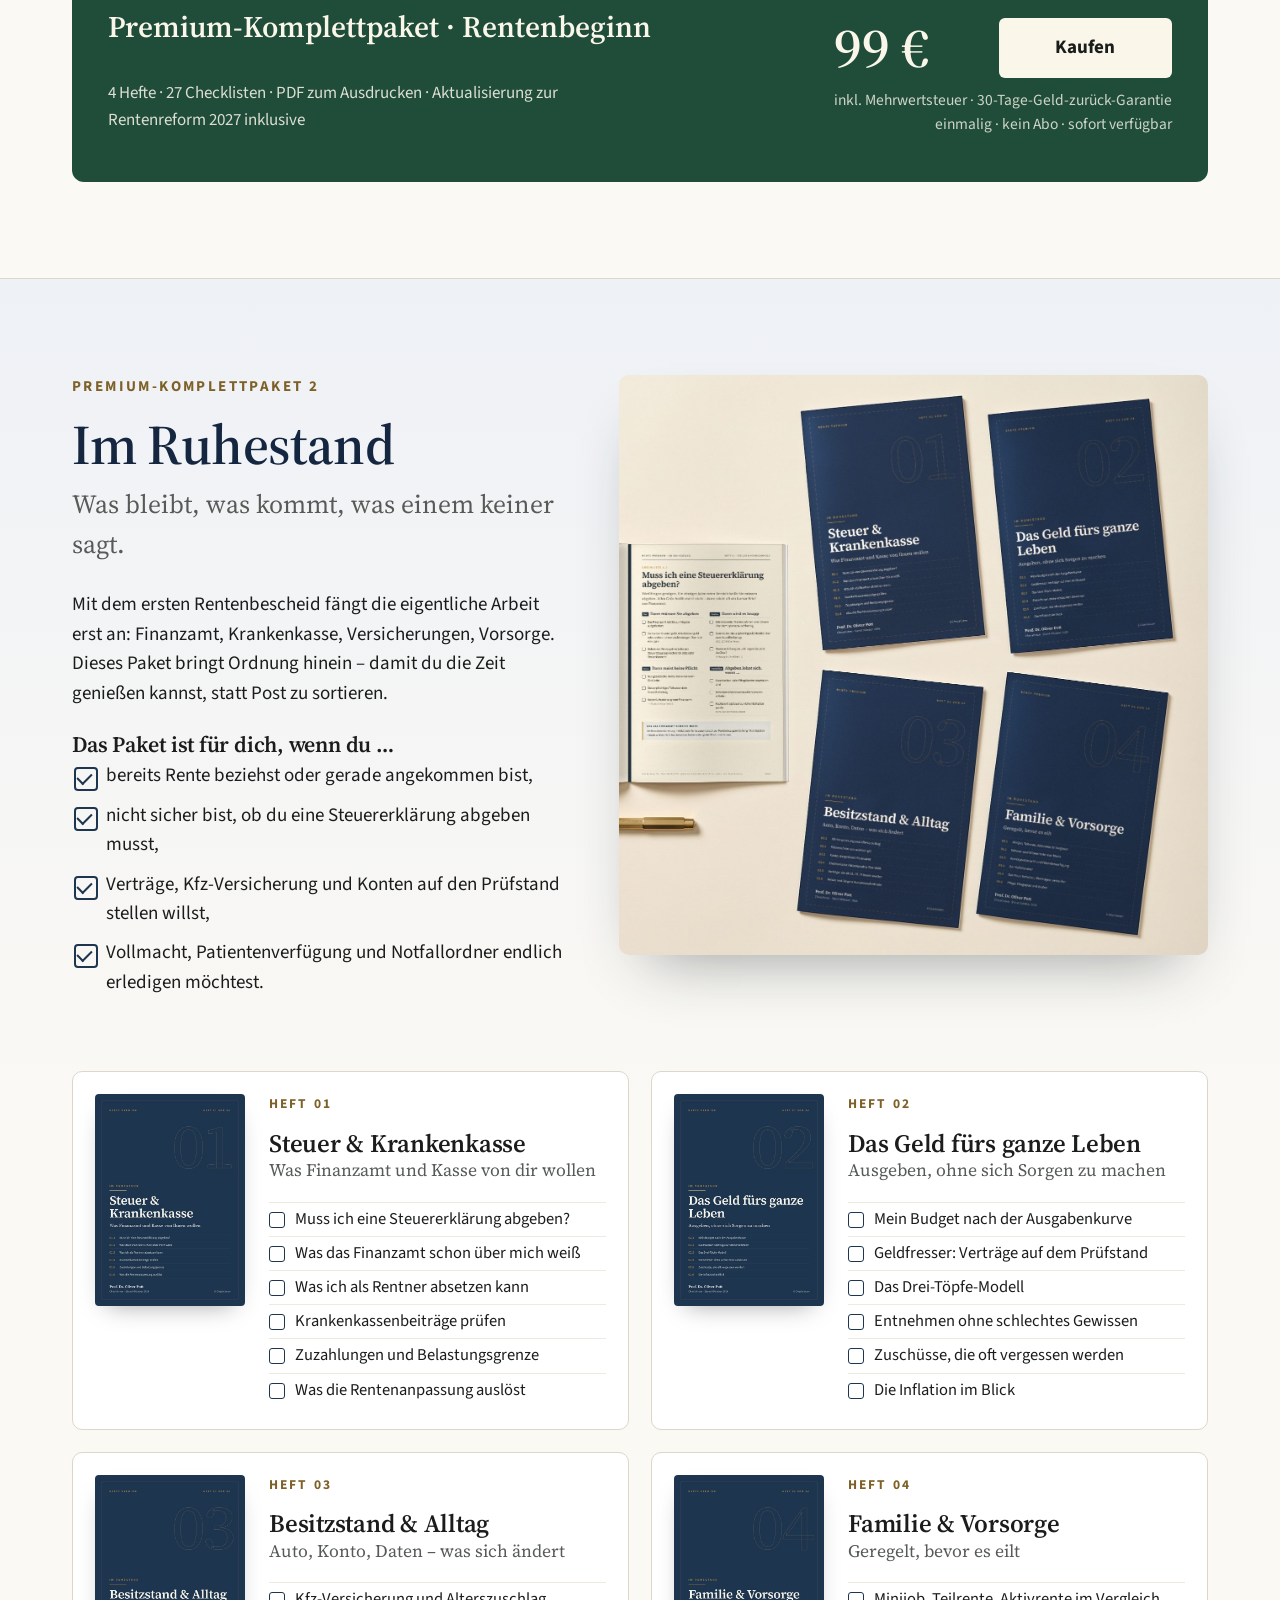
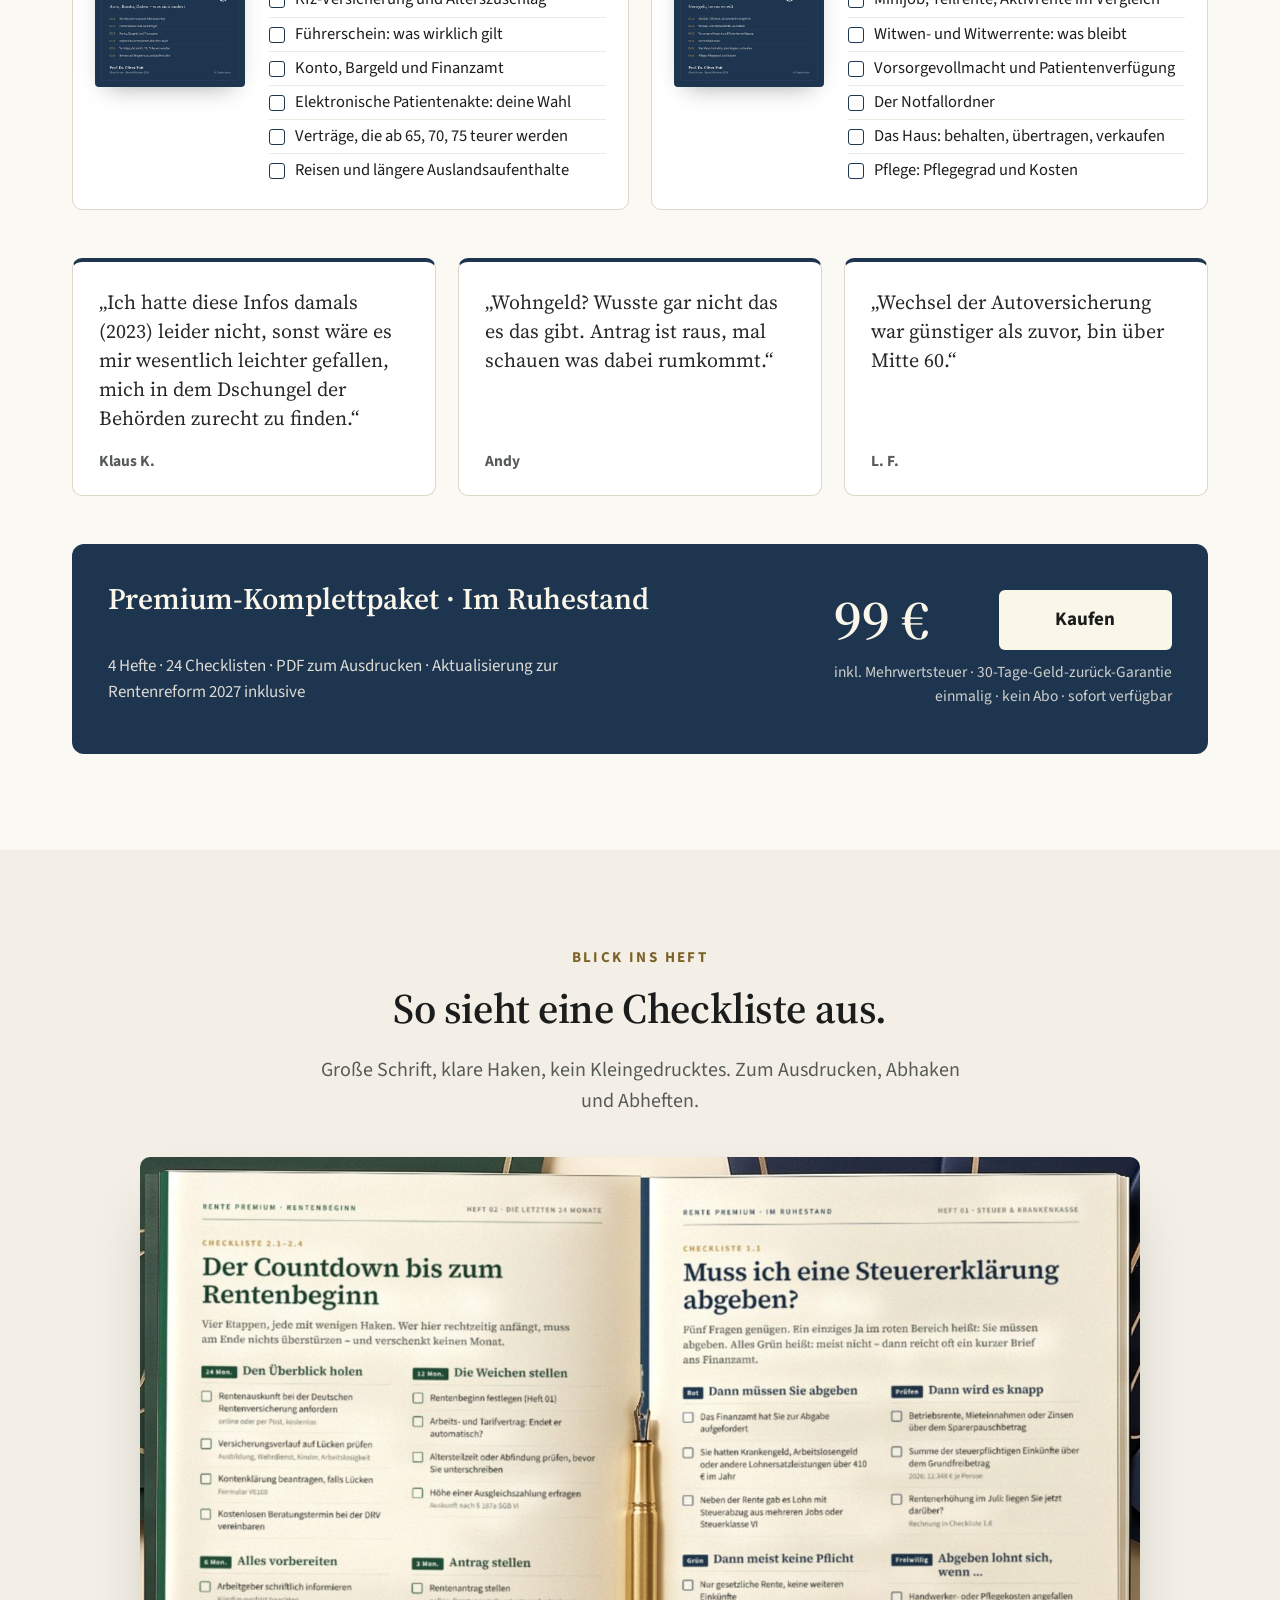
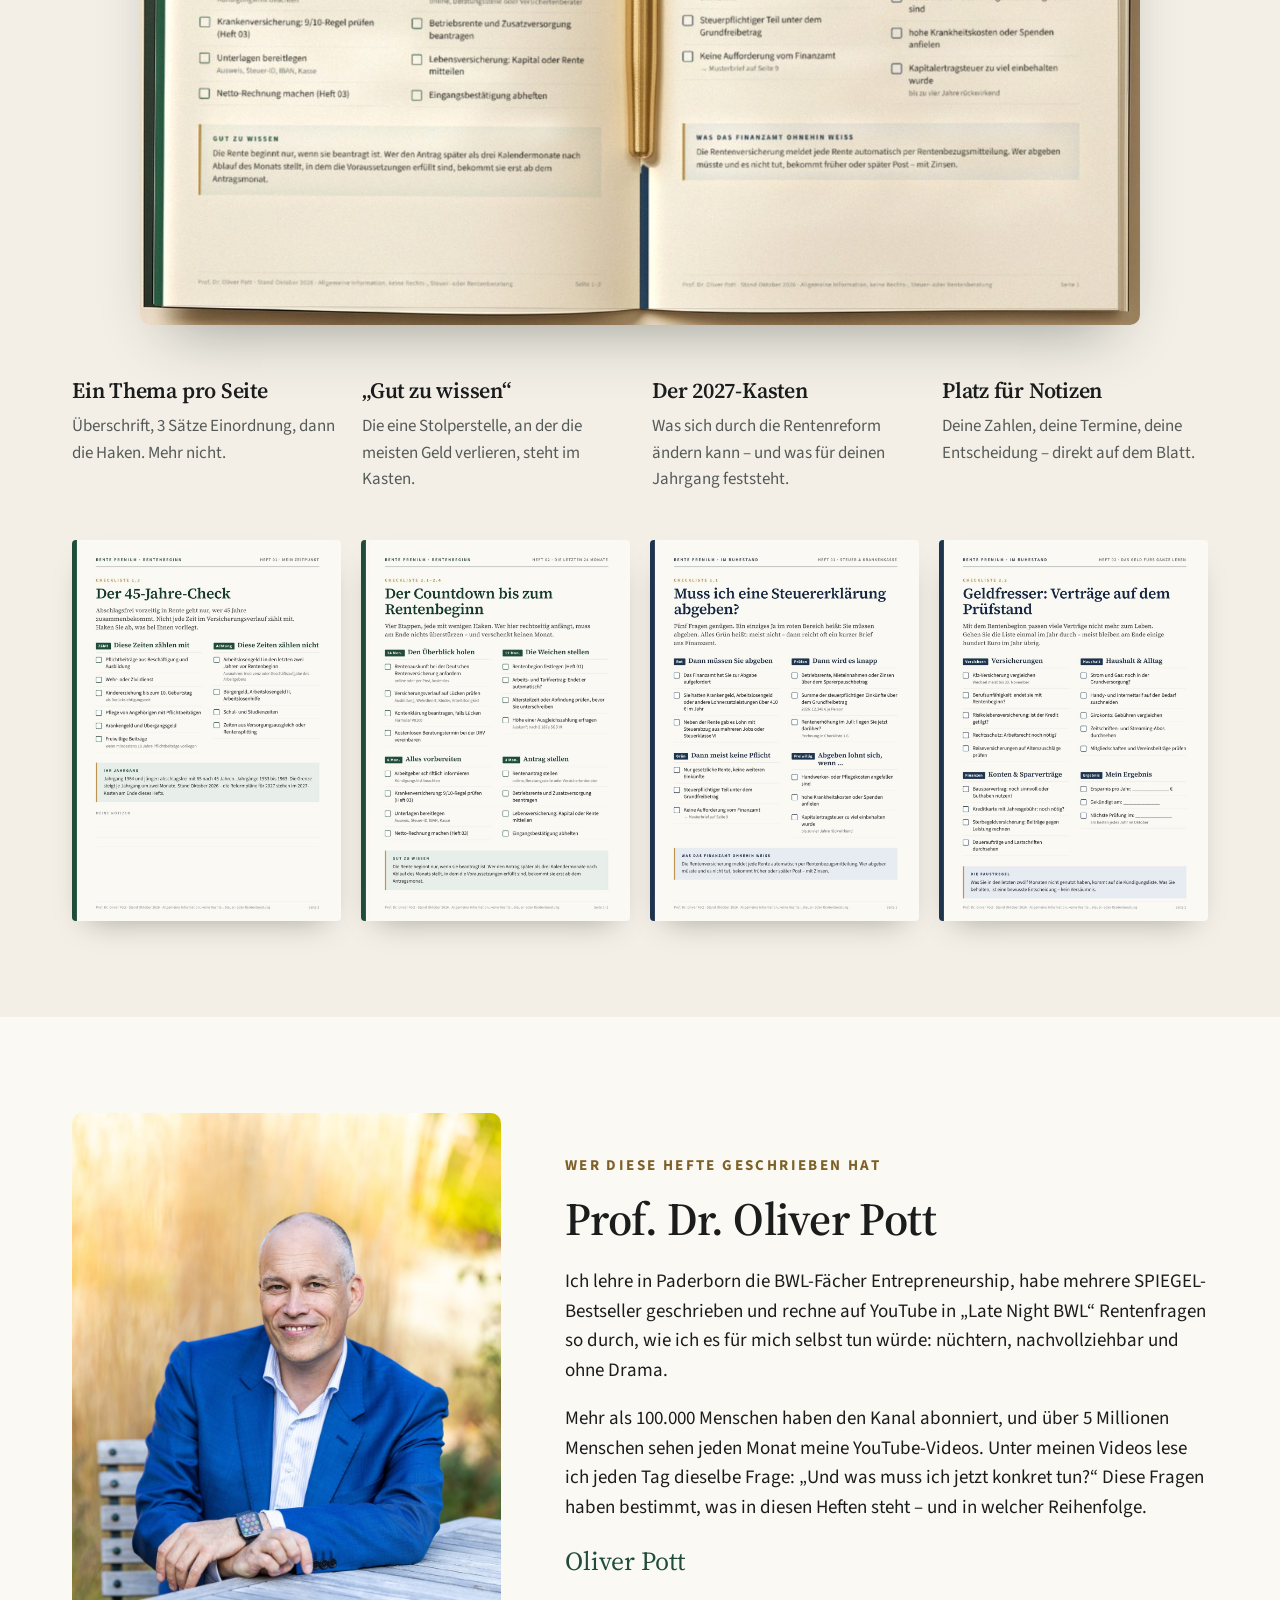
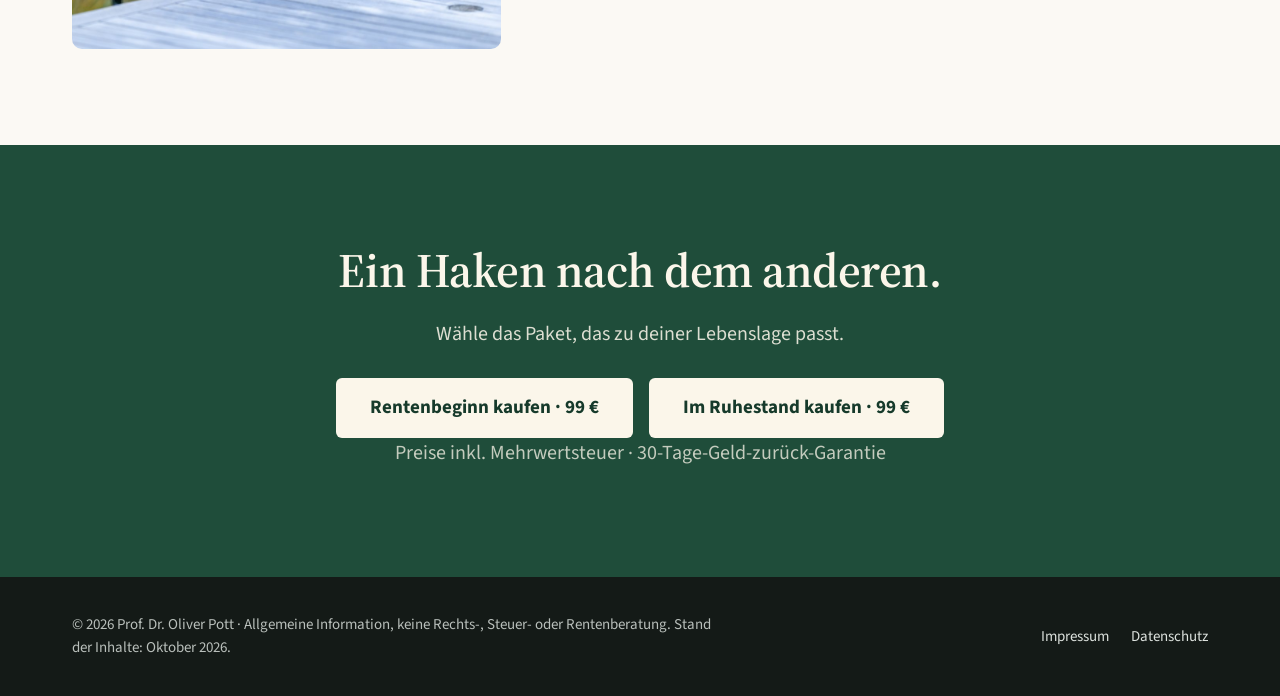
<file: rente-premium/index.html>
<!doctype html>
<html lang="de"><head><meta charset="utf-8"><meta name="viewport" content="width=device-width,initial-scale=1">
<title>Premium-Komplettpaket Rente – Prof. Dr. Oliver Pott</title><meta name="description" content="2 Premium-Komplettpakete zur Rente: „Rentenbeginn“ (27 Checklisten) und „Im Ruhestand“ (24 Checklisten), je 99 €, als PDF zum Ausdrucken.">
<meta property="og:type" content="website"><meta property="og:url" content="https://i.founder.de/rente-premium/"><meta property="og:title" content="Premium-Komplettpaket Rente – Prof. Dr. Oliver Pott"><meta property="og:description" content="2 Premium-Komplettpakete zur Rente: „Rentenbeginn“ (27 Checklisten) und „Im Ruhestand“ (24 Checklisten), je 99 €, als PDF zum Ausdrucken."><meta property="og:image" content="https://i.founder.de/rente-premium/img/hero-beide.jpg">
<link rel="preconnect" href="https://fonts.googleapis.com"><link rel="preconnect" href="https://fonts.gstatic.com" crossorigin>
<link rel="stylesheet" href="https://fonts.googleapis.com/css2?family=Roboto:wght@400;500&family=Source+Sans+3:wght@400;600;700&family=Source+Serif+4:opsz,wght@8..60,400;8..60,600;8..60,700&display=swap">
<style>body{margin:0;background:#FBF9F4}body{margin:0;background:#FBF9F4}
.rp{--ink:#1B1D1C;--mute:#565B58;--paper:#FBF9F4;--paper2:#F3EFE6;--line:#DDD7CA;--green:#1F4D3A;--green-d:#163A2B;--green-s:#E6EEE8;--navy:#1E3550;--navy-d:#152740;--navy-s:#E6EBF2;--brass:#B8934A;--brass-t:#7E6128;
  font-family:'Source Sans 3',system-ui,sans-serif;color:var(--ink);background:var(--paper);font-size:19px;line-height:1.55;-webkit-font-smoothing:antialiased}
.rp *{box-sizing:border-box}
.rp img{display:block;max-width:100%;height:auto}
.rp h1,.rp h2,.rp h3{font-family:'Source Serif 4',Georgia,serif;font-weight:600;letter-spacing:-.01em;margin:0;color:var(--ink)}
.rp p{margin:0 0 1em}
.rp a{color:var(--green)}
.rp a:hover{color:var(--green-d)}
.wrap{max-width:1200px;margin:0 auto;padding:0 32px}
.narrow{max-width:900px}
.center{text-align:center}
.eyebrow{font-size:15px;font-weight:700;letter-spacing:.16em;text-transform:uppercase;color:var(--brass-t);margin:0 0 14px}
.sec{padding:96px 0}
.sec h2{font-size:42px;line-height:1.15;margin-bottom:22px}
.rp .sub{color:var(--mute);font-size:20px;max-width:640px;margin:0 auto 40px}
.fine{font-size:15.5px;color:var(--mute);margin:14px 0 0}
.rp .note{font-size:14.5px;color:var(--mute);max-width:760px;margin:32px auto 0}

/* buttons */
.btn{display:inline-flex;align-items:center;justify-content:center;min-height:52px;padding:0 26px;border-radius:6px;font-weight:700;font-size:18px;text-decoration:none;border:2px solid transparent;transition:background .15s,color .15s}
.rp a.btn{color:#fff}
.btn-small{min-height:44px;font-size:16px;padding:0 18px;background:var(--green)}
.rp a.btn-small:hover{background:var(--green-d);color:#fff}
.btn-b{background:var(--green)}.rp a.btn-b:hover{background:var(--green-d);color:#fff}
.btn-a{background:var(--navy)}.rp a.btn-a:hover{background:var(--navy-d);color:#fff}
.btn-lg{min-height:60px;font-size:19px;padding:0 32px}
.rp a.btn-light{background:#FBF6EA;color:var(--green-d)}.rp a.btn-light:hover{background:#fff;color:var(--green-d)}

/* top bar */
.topbar{position:sticky;top:0;z-index:5;background:rgba(251,249,244,.94);backdrop-filter:blur(6px);border-bottom:1px solid var(--line)}
.topbar-in{display:flex;align-items:center;gap:28px;min-height:72px;flex-wrap:wrap}
.rp a.brand{font-family:'Source Serif 4',serif;font-weight:600;font-size:21px;color:var(--ink);text-decoration:none;display:flex;flex-direction:column;line-height:1.1}
.brand span{font-family:'Source Sans 3',sans-serif;font-size:12.5px;letter-spacing:.2em;text-transform:uppercase;color:var(--brass-t);font-weight:700;margin-top:4px}
.nav{display:flex;gap:26px;margin-left:auto}
.rp .nav a{color:var(--mute);text-decoration:none;font-size:17px;font-weight:600}
.rp .nav a:hover{color:var(--ink)}

/* hero */
.hero{padding:64px 0 56px;background:linear-gradient(180deg,#FBF9F4 0%,#F4F0E6 100%)}
.hero-grid{display:grid;grid-template-columns:minmax(0,5fr) minmax(0,7fr);gap:48px;align-items:center}
.hero h1{font-size:58px;line-height:1.04;margin-bottom:24px;letter-spacing:-.02em}
.lead{font-size:21px;color:#2E3230;max-width:560px}
.lead-q{font-weight:700;margin:28px 0 12px;font-size:18px}
.doors{display:grid;gap:12px;max-width:560px}
.rp a.door{display:grid;grid-template-columns:1fr auto;align-items:center;padding:16px 22px;border-radius:8px;text-decoration:none;color:#fff;min-height:76px}
.door-b{background:var(--green)}.door-a{background:var(--navy)}
.rp a.door-b:hover{background:var(--green-d);color:#fff}.rp a.door-a:hover{background:var(--navy-d);color:#fff}
.door-k{font-size:19px;font-weight:700;grid-column:1}
.door-t{font-size:14px;letter-spacing:.1em;text-transform:uppercase;color:#E3CB92;grid-column:1;font-weight:600;margin-top:2px}
.door-arrow{font-size:26px;grid-column:2;grid-row:1/3}
.hero-img{margin:0 -32px 0 0}.hero-img img{border-radius:10px;box-shadow:0 30px 60px -30px rgba(30,40,35,.45)}
.proof{list-style:none;padding:0;margin:56px 0 0;display:grid;grid-template-columns:repeat(4,minmax(0,1fr));gap:24px;border-top:1px solid var(--line);padding-top:28px}
.proof li{display:flex;flex-direction:column}
.proof b{font-family:'Source Serif 4',serif;font-size:34px;font-weight:600;color:var(--green);line-height:1.1}
.proof span{font-size:16px;color:var(--mute)}

/* video */
.video-sec{background:var(--paper)}
.video-grid{display:grid;grid-template-columns:minmax(0,6fr) minmax(0,5fr);gap:56px;align-items:center}
.video{position:relative;margin:0;border-radius:10px;overflow:hidden;background:#000}
.video img{opacity:.88;width:100%}
.play{position:absolute;left:50%;top:46%;transform:translate(-50%,-50%);width:92px;height:92px;border-radius:50%;background:rgba(251,246,234,.95);color:var(--green);display:flex;align-items:center;justify-content:center;box-shadow:0 10px 30px rgba(0,0,0,.25)}
.play svg{margin-left:5px}
.video figcaption{position:absolute;left:0;right:0;bottom:0;padding:14px 20px;background:linear-gradient(0deg,rgba(0,0,0,.7),rgba(0,0,0,0));color:#fff;font-size:15.5px;font-weight:600}
.ticks{list-style:none;padding:0;margin:0}
.ticks li{position:relative;padding-left:34px;margin:0 0 10px}
.ticks li::before{content:"";position:absolute;left:2px;top:6px;width:20px;height:20px;border:2px solid var(--green);border-radius:4px}
.ticks li::after{content:"";position:absolute;left:8px;top:9px;width:7px;height:12px;border:solid var(--green);border-width:0 2.5px 2.5px 0;transform:rotate(45deg)}
.prod-a .ticks li::before{border-color:var(--navy)}.prod-a .ticks li::after{border-color:var(--navy)}

/* pain */
.pain{background:var(--paper2)}
.pain-grid{display:grid;grid-template-columns:repeat(2,minmax(0,1fr));gap:20px;margin-top:40px}
.pain-item{background:#fff;border:1px solid var(--line);border-radius:10px;padding:26px 28px}
.pain-item h3{font-size:23px;margin-bottom:8px}
.pain-item p{margin:0;color:var(--mute)}

/* choose */
.choose-grid{display:grid;grid-template-columns:repeat(2,minmax(0,1fr));gap:32px;margin-top:44px}
.card{background:#fff;border:1px solid var(--line);border-radius:12px;overflow:hidden;display:flex;flex-direction:column}
.card-b{border-top:6px solid var(--green)}.card-a{border-top:6px solid var(--navy)}
.card-body{padding:28px 32px 32px;display:flex;flex-direction:column;flex:1}
.card h3{font-size:34px}
.card-claim{font-family:'Source Serif 4',serif;font-size:21px;color:var(--mute);margin:4px 0 14px}
.tag{display:inline-block;align-self:flex-start;font-size:13.5px;font-weight:700;letter-spacing:.12em;text-transform:uppercase;padding:5px 12px;border-radius:4px;margin-bottom:14px}
.tag-b{background:var(--green-s);color:var(--green)}.tag-a{background:var(--navy-s);color:var(--navy)}
.meta{font-weight:700;color:var(--ink)}
.price-row{display:flex;align-items:baseline;gap:12px;margin:auto 0 18px;padding-top:8px}
.price{font-family:'Source Serif 4',serif;font-size:44px;font-weight:600;line-height:1}
.price.big{font-size:56px}
.price-note{color:var(--mute);font-size:16px}
.card .btn{align-self:flex-start}

/* product */
.product{border-top:1px solid var(--line)}
.prod-b{background:linear-gradient(180deg,#F1F5F2 0%,var(--paper) 40%)}
.prod-a{background:linear-gradient(180deg,#EEF1F6 0%,var(--paper) 40%)}
.prod-head{display:grid;grid-template-columns:minmax(0,5fr) minmax(0,6fr);gap:56px;align-items:start}
.prod-head h2{font-size:56px;margin-bottom:6px}
.prod-b .prod-head h2{color:var(--green-d)}.prod-a .prod-head h2{color:var(--navy-d)}
.prod-claim{font-family:'Source Serif 4',serif;font-size:26px;color:var(--mute);margin-bottom:22px}
.small-h{font-size:22px;margin:28px 0 14px}
.prod-img{margin:0}
.prod-img img{border-radius:10px;box-shadow:0 30px 60px -30px rgba(30,40,35,.45)}
.hefte{display:grid;grid-template-columns:repeat(2,minmax(0,1fr));gap:22px;margin-top:64px}
.heft{display:grid;grid-template-columns:150px minmax(0,1fr);gap:24px;background:#fff;border:1px solid var(--line);border-radius:10px;padding:22px}
.heft img{border-radius:4px;box-shadow:0 10px 24px -12px rgba(0,0,0,.4)}
.heft-n{font-size:13.5px;font-weight:700;letter-spacing:.16em;text-transform:uppercase;color:var(--brass-t);margin:0 0 2px}
.heft h3{font-size:25px;line-height:1.15}
.heft-s{font-family:'Source Serif 4',serif;color:var(--mute);font-size:17.5px;margin:4px 0 10px}
.heft ul{margin:0;padding:0;list-style:none;font-size:16.5px;line-height:1.4}
.heft li{padding:5px 0 5px 26px;border-top:1px solid #EEEAE1;position:relative}
.heft li::before{content:"";position:absolute;left:0;top:9px;width:14px;height:14px;border:1.75px solid var(--green);border-radius:3px}
.prod-a .heft li::before{border-color:var(--navy)}
.voices{display:grid;grid-template-columns:repeat(3,minmax(0,1fr));gap:22px;margin-top:48px}
.rp blockquote{margin:0;background:#fff;border:1px solid var(--line);border-radius:10px;padding:26px 26px 22px;display:flex;flex-direction:column}
.rp blockquote p{font-family:'Source Serif 4',serif;font-size:20px;line-height:1.45;margin:0 0 16px;color:#262A28}
.rp blockquote cite{font-style:normal;font-size:15.5px;font-weight:700;color:var(--mute);margin-top:auto}
.voices-b blockquote{border-top:4px solid var(--green)}.voices-a blockquote{border-top:4px solid var(--navy)}
.buy{margin-top:48px;border-radius:12px;padding:32px 36px;display:flex;align-items:center;justify-content:space-between;gap:28px;flex-wrap:wrap;color:#fff}
.buy-b{background:var(--green)}.buy-a{background:var(--navy)}
.buy-t{font-family:'Source Serif 4',serif;font-size:30px;font-weight:600;margin:0 0 6px;color:#FBF6EA}
.buy-s{margin:0;color:rgba(251,246,234,.86);font-size:17px;max-width:520px}
.buy-r{display:grid;grid-template-columns:auto auto;align-items:center;gap:6px 24px}
.buy .price{color:#FBF6EA}
.rp .buy a.btn{background:#FBF6EA;color:var(--ink)}
.rp .buy a.btn:hover{background:#fff;color:var(--ink)}
.buy .fine{grid-column:1/3;color:rgba(251,246,234,.8);margin:4px 0 0;text-align:right}

/* inside */
.inside{background:var(--paper2)}
.spread{margin:0 auto;max-width:1000px}
.spread img{border-radius:10px;box-shadow:0 30px 60px -30px rgba(30,40,35,.45)}
.features{display:grid;grid-template-columns:repeat(4,minmax(0,1fr));gap:24px;margin:48px 0}
.features h3{font-size:22px;margin-bottom:6px}
.features p{margin:0;color:var(--mute);font-size:17px}
.pages{display:grid;grid-template-columns:repeat(4,minmax(0,1fr));gap:20px}
.pages img{border-radius:4px;box-shadow:0 14px 30px -16px rgba(0,0,0,.35);background:#fff}

/* compare */
.table-box{overflow-x:auto;margin-top:40px;border:1px solid var(--line);border-radius:12px;background:#fff}
.rp table{width:100%;border-collapse:collapse;min-width:760px;font-size:17px}
.rp th,.rp td{padding:16px 18px;text-align:center;border-bottom:1px solid #EEEAE1}
.rp thead th{font-family:'Source Serif 4',serif;font-size:20px;font-weight:600;vertical-align:bottom}
.rp thead th span{font-family:'Source Sans 3',sans-serif;font-size:14px;font-weight:600;color:var(--mute)}
.th-b{color:var(--green)}.th-a{color:var(--navy)}.th-both{color:var(--brass-t)}
.rp tbody th{text-align:left;font-weight:600;color:var(--ink)}
.rp td.yes{color:var(--green);font-weight:700;font-size:20px}
.row-price th,.row-price td{font-family:'Source Serif 4',serif;font-size:24px;font-weight:600;border-bottom:none;background:#FAF7F0}

/* about */
.about{background:var(--paper)}
.about-grid{display:grid;grid-template-columns:minmax(0,4fr) minmax(0,6fr);gap:64px;align-items:center}
.about-img{margin:0}.about-img img{border-radius:10px}
.about h2{font-size:46px}
.sig{font-family:'Source Serif 4',serif;font-size:26px;color:var(--green);margin-top:20px}

/* voices */
.voices-sec{background:var(--paper2)}
.voice-grid{display:grid;grid-template-columns:repeat(3,minmax(0,1fr));gap:22px;margin-top:40px}

/* guarantee */
.g-box{display:grid;grid-template-columns:150px minmax(0,1fr);gap:40px;align-items:center;background:#fff;border:1px solid var(--line);border-radius:14px;padding:40px 44px}
.guarantee h2{font-size:34px;margin-bottom:12px}
.guarantee p{margin:0;color:#2E3230}
.seal{width:140px;height:140px;border-radius:50%;border:3px solid var(--brass);display:flex;flex-direction:column;align-items:center;justify-content:center;color:var(--brass-t);font-weight:700;letter-spacing:.14em;text-transform:uppercase;font-size:14px;outline:1px solid var(--brass);outline-offset:-10px}
.seal span{font-family:'Source Serif 4',serif;font-size:50px;letter-spacing:0;line-height:1;color:var(--green)}

/* faq */
.faq details{border-bottom:1px solid var(--line);padding:6px 0}
.faq details:first-of-type{border-top:1px solid var(--line);margin-top:32px}
.faq summary{cursor:pointer;list-style:none;font-family:'Source Serif 4',serif;font-size:22px;font-weight:600;padding:18px 40px 18px 0;position:relative}
.faq summary::-webkit-details-marker{display:none}
.faq summary::after{content:"+";position:absolute;right:6px;top:12px;font-family:'Source Sans 3',sans-serif;font-size:30px;font-weight:400;color:var(--green)}
.faq details[open] summary::after{content:"–"}
.faq details p{color:#2E3230;margin:0 0 18px;max-width:760px}

/* final */
.final{background:var(--green);color:#FBF6EA;padding:88px 0}
.final-in{text-align:center}
.final h2{color:#FBF6EA;font-size:48px;margin-bottom:12px}
.final p{color:rgba(251,246,234,.86);font-size:20px}
.final-btns{display:flex;gap:16px;justify-content:center;flex-wrap:wrap;margin-top:28px}
.fine.light{color:rgba(251,246,234,.75)}

/* footer */
.foot{background:#141A17;color:#B9BFBB;padding:36px 0;font-size:15px}
.foot-in{display:flex;justify-content:space-between;gap:24px;flex-wrap:wrap;align-items:center}
.foot p{margin:0;max-width:640px}
.foot nav{display:flex;gap:22px;flex-wrap:wrap}
.rp .foot a{color:#DDE2DE;text-decoration:none}.rp .foot a:hover{color:#fff}

/* responsive */
@media (max-width:1000px){
  .hero-grid,.video-grid,.prod-head,.about-grid{grid-template-columns:minmax(0,1fr);gap:36px}
  .hero h1{font-size:48px}
  .hefte{grid-template-columns:minmax(0,1fr)}
  .features,.pages{grid-template-columns:repeat(2,minmax(0,1fr))}
  .voices,.voice-grid{grid-template-columns:minmax(0,1fr)}
  .nav{display:none}
  .hero-img{margin:0}
  .about-img{max-width:420px}
}
@media (max-width:680px){
  .rp{font-size:18px}
  .wrap{padding:0 16px}
  .sec{padding:64px 0}
  .sec h2{font-size:32px}
  .hero{padding:40px 0}
  .hero h1{font-size:40px}
  .lead{font-size:19px}
  .proof{grid-template-columns:repeat(2,minmax(0,1fr))}
  .proof b{font-size:28px}
  .pain-grid,.choose-grid{grid-template-columns:minmax(0,1fr)}
  .prod-head h2{font-size:42px}
  .heft{grid-template-columns:96px minmax(0,1fr);gap:16px;padding:16px}
  .heft h3{font-size:21px}
  .buy{padding:26px 22px}
  .buy-r{grid-template-columns:minmax(0,1fr);justify-items:start}
  .buy .fine{grid-column:auto;text-align:left}
  .g-box{grid-template-columns:minmax(0,1fr);padding:28px 22px;justify-items:start}
  .seal{width:112px;height:112px}.seal span{font-size:40px}
  .final h2{font-size:36px}
  .topbar-in{min-height:64px;gap:12px}
  .rp a.brand{font-size:18px}
}
/* YouTube-Kommentare im Original-Look */
.ytlist{max-width:520px;margin:22px 0 0;background:#fff;border:1px solid #e5e5e5;border-radius:12px;padding:16px 16px 4px;box-shadow:0 10px 26px -18px rgba(0,0,0,.35)}
.ytc{display:flex;gap:16px;align-items:flex-start;padding:0 0 14px;font-family:Roboto,Arial,sans-serif;position:relative}
.ytc+.ytc{padding-top:6px}
.ytc-av{flex:0 0 40px;width:40px;height:40px;border-radius:50%;color:#fff;font:500 18px/40px Roboto,Arial,sans-serif;text-align:center}
.ytc-b{flex:1;min-width:0;padding-right:18px}
.ytc-h{display:flex;gap:6px;align-items:baseline;margin:0 0 2px}
.ytc-n{font-size:13px;font-weight:500;color:#0f0f0f}
.ytc-t{font-size:12px;color:#606060}
.ytc-x{font-size:14px;line-height:20px;color:#0f0f0f;font-family:Roboto,Arial,sans-serif}
.ytc-a{display:flex;align-items:center;gap:14px;margin-top:6px;color:#0f0f0f}
.ytc-i{display:inline-flex;align-items:center;gap:4px;font-size:12px;color:#606060}
.ytc-i svg{color:#0f0f0f}
.ytc-r{font-size:12px;font-weight:500;color:#0f0f0f;margin-left:4px}
.ytc-m{position:absolute;right:0;top:2px;color:#606060;font-size:18px;line-height:1}
.revs{padding:72px 0 64px}.rev-grid{display:grid;grid-template-columns:1fr 1fr;gap:18px;margin:28px 0 18px}.ytcard{background:#fff;border:1px solid #e5e5e5;border-radius:12px;padding:16px 16px 14px;box-shadow:0 10px 26px -18px rgba(0,0,0,.35)}.ytcard+.ytcard{padding-top:16px}@media (max-width:900px){.rev-grid{grid-template-columns:1fr}.revs{padding:48px 0 40px}}.btn-off{background:#B9B3A6 !important;border-color:#B9B3A6 !important;color:#fff !important;cursor:default;pointer-events:none}</style></head><body><div class="rp">

<header class="topbar">
  <div class="wrap topbar-in">
    <a class="brand" href="#top">Prof. Dr. Oliver Pott<span>Premium-Komplettpaket</span></a>
    <nav class="nav" aria-label="Seitennavigation">
      <a href="#rentenbeginn">Rentenbeginn</a>
      <a href="#ruhestand">Im Ruhestand</a>
      <a href="#ueber">Über mich</a>
    </nav>
    <a class="btn btn-small" href="#angebot">Paket wählen</a>
  </div>
</header>

<section class="hero" id="top">
  <div class="wrap hero-grid">
    <div class="hero-copy">
      <p class="eyebrow">Premium-Komplettpakete zur Rente</p>
      <h1>Die Rente, Punkt für Punkt geregelt.</h1>
      <p class="lead">Keine Fachsprache, kein Behördendschungel: Die wichtigen Fragen rund um die Rente stehen hier als Checklisten zum Ausdrucken. Ein Haken nach dem anderen – und am Ende weißt du, dass nichts vergessen ist.</p>
      <p class="lead-q">Für welche Lebenslage suchst du Ordnung?</p>
      <div class="doors">
        <a class="door door-b" href="#rentenbeginn"><span class="door-k">Ich gehe in den nächsten Jahren in Rente</span><span class="door-t">Premium-Komplettpaket · Rentenbeginn</span><span class="door-arrow" aria-hidden="true">→</span></a>
        <a class="door door-a" href="#ruhestand"><span class="door-k">Ich bin bereits in Rente</span><span class="door-t">Premium-Komplettpaket · Im Ruhestand</span><span class="door-arrow" aria-hidden="true">→</span></a>
      </div>
      <p class="fine">Je 99 € inkl. Mehrwertsteuer · 30-Tage-Geld-zurück-Garantie · einmalig · kein Abo · sofort als PDF zum Ausdrucken</p>
    </div>
    <figure class="hero-img">
      <img src="img/hero-beide.jpg" alt="8 Hefte: 4 grüne für den Rentenbeginn, 4 blaue für den Ruhestand, dazu eine aufgeschlagene Doppelseite">
    </figure>
  </div>
  <div class="wrap">
    <ul class="proof">
      <li><b>&gt;100.000</b><span>Abonnenten auf YouTube</span></li>
      <li><b>10,7 Mio.</b><span>Aufrufe der Rentenvideos</span></li>
      <li><b>97,8&nbsp;%</b><span>positive Bewertungen</span></li>
      <li><b>SPIEGEL</b><span>Bestsellerautor</span></li>
    </ul>
  </div>
</section>

<section class="sec revs"><div class="wrap"><p class="eyebrow center">Stimmen</p><h2 class="center">Was Zuschauer unter meinen Videos schreiben.</h2><div class="rev-grid"><div class="ytc ytcard"><div class="ytc-av" style="background:#B5552B">R</div><div class="ytc-b"><div class="ytc-h"><span class="ytc-n">@r.l.jahrgang64</span><span class="ytc-t">vor 2 Monaten</span></div><div class="ytc-x">Genau so hat es mir am Freitag mein Rentenberater vorgerechnet. Alles stimmt was sie sagen. Ich habe ,64er Jahrgang, schon 47 Jahre gearbeitet.</div><div class="ytc-a"><span class="ytc-i"><svg viewBox="0 0 24 24" width="20" height="20" aria-hidden="true"><path d="M18.77 11h-4.23l1.52-4.94C16.38 5.03 15.54 4 14.38 4c-.58 0-1.14.24-1.52.65L7 11H3v10h4h1h9.43c1.06 0 1.98-.67 2.19-1.61l1.34-6C21.23 12.15 20.18 11 18.77 11zM7 20H4v-8h3V20zM19.98 13.17l-1.34 6C18.54 19.65 18.03 20 17.43 20H8v-8.61l5.6-6.06C13.79 5.12 14.08 5 14.38 5c.26 0 .5.11.63.3.07.1.15.26.09.47l-1.52 4.94L13.18 12h1.35h4.23c.41 0 .8.17 1.03.46.13.15.26.4.19.71z" fill="currentColor"/></svg></span><span class="ytc-i"><svg viewBox="0 0 24 24" width="20" height="20" aria-hidden="true" style="transform:scaleY(-1)"><path d="M18.77 11h-4.23l1.52-4.94C16.38 5.03 15.54 4 14.38 4c-.58 0-1.14.24-1.52.65L7 11H3v10h4h1h9.43c1.06 0 1.98-.67 2.19-1.61l1.34-6C21.23 12.15 20.18 11 18.77 11zM7 20H4v-8h3V20zM19.98 13.17l-1.34 6C18.54 19.65 18.03 20 17.43 20H8v-8.61l5.6-6.06C13.79 5.12 14.08 5 14.38 5c.26 0 .5.11.63.3.07.1.15.26.09.47l-1.52 4.94L13.18 12h1.35h4.23c.41 0 .8.17 1.03.46.13.15.26.4.19.71z" fill="currentColor"/></svg></span><span class="ytc-r">Antworten</span></div></div><span class="ytc-m" aria-hidden="true">⋮</span></div><div class="ytc ytcard"><div class="ytc-av" style="background:#5E7D3A">B</div><div class="ytc-b"><div class="ytc-h"><span class="ytc-n">@birgitR-6987</span><span class="ytc-t">vor 3 Tagen</span></div><div class="ytc-x">Dankeschön Herr Pott für Ihre informativen Aufklärungen. Ich habe in Ihren Videos eine bessere Aufklärung bekommen als von den Rentenberater bei unserer Rentenversicherung!</div><div class="ytc-a"><span class="ytc-i"><svg viewBox="0 0 24 24" width="20" height="20" aria-hidden="true"><path d="M18.77 11h-4.23l1.52-4.94C16.38 5.03 15.54 4 14.38 4c-.58 0-1.14.24-1.52.65L7 11H3v10h4h1h9.43c1.06 0 1.98-.67 2.19-1.61l1.34-6C21.23 12.15 20.18 11 18.77 11zM7 20H4v-8h3V20zM19.98 13.17l-1.34 6C18.54 19.65 18.03 20 17.43 20H8v-8.61l5.6-6.06C13.79 5.12 14.08 5 14.38 5c.26 0 .5.11.63.3.07.1.15.26.09.47l-1.52 4.94L13.18 12h1.35h4.23c.41 0 .8.17 1.03.46.13.15.26.4.19.71z" fill="currentColor"/></svg></span><span class="ytc-i"><svg viewBox="0 0 24 24" width="20" height="20" aria-hidden="true" style="transform:scaleY(-1)"><path d="M18.77 11h-4.23l1.52-4.94C16.38 5.03 15.54 4 14.38 4c-.58 0-1.14.24-1.52.65L7 11H3v10h4h1h9.43c1.06 0 1.98-.67 2.19-1.61l1.34-6C21.23 12.15 20.18 11 18.77 11zM7 20H4v-8h3V20zM19.98 13.17l-1.34 6C18.54 19.65 18.03 20 17.43 20H8v-8.61l5.6-6.06C13.79 5.12 14.08 5 14.38 5c.26 0 .5.11.63.3.07.1.15.26.09.47l-1.52 4.94L13.18 12h1.35h4.23c.41 0 .8.17 1.03.46.13.15.26.4.19.71z" fill="currentColor"/></svg></span><span class="ytc-r">Antworten</span></div></div><span class="ytc-m" aria-hidden="true">⋮</span></div><div class="ytc ytcard"><div class="ytc-av" style="background:#8D5B9E">I</div><div class="ytc-b"><div class="ytc-h"><span class="ytc-n">@InesM-63</span><span class="ytc-t">vor 2 Monaten</span></div><div class="ytc-x">Ich bin Jahrgang 63 und genauso werde ich es machen. Ich habe die 45 Jahre dann voll und arbeite seit diesem Jahr nur noch 60%. … Ihre Darstellung ist die Beste von allen auf YouTube.</div><div class="ytc-a"><span class="ytc-i"><svg viewBox="0 0 24 24" width="20" height="20" aria-hidden="true"><path d="M18.77 11h-4.23l1.52-4.94C16.38 5.03 15.54 4 14.38 4c-.58 0-1.14.24-1.52.65L7 11H3v10h4h1h9.43c1.06 0 1.98-.67 2.19-1.61l1.34-6C21.23 12.15 20.18 11 18.77 11zM7 20H4v-8h3V20zM19.98 13.17l-1.34 6C18.54 19.65 18.03 20 17.43 20H8v-8.61l5.6-6.06C13.79 5.12 14.08 5 14.38 5c.26 0 .5.11.63.3.07.1.15.26.09.47l-1.52 4.94L13.18 12h1.35h4.23c.41 0 .8.17 1.03.46.13.15.26.4.19.71z" fill="currentColor"/></svg></span><span class="ytc-i"><svg viewBox="0 0 24 24" width="20" height="20" aria-hidden="true" style="transform:scaleY(-1)"><path d="M18.77 11h-4.23l1.52-4.94C16.38 5.03 15.54 4 14.38 4c-.58 0-1.14.24-1.52.65L7 11H3v10h4h1h9.43c1.06 0 1.98-.67 2.19-1.61l1.34-6C21.23 12.15 20.18 11 18.77 11zM7 20H4v-8h3V20zM19.98 13.17l-1.34 6C18.54 19.65 18.03 20 17.43 20H8v-8.61l5.6-6.06C13.79 5.12 14.08 5 14.38 5c.26 0 .5.11.63.3.07.1.15.26.09.47l-1.52 4.94L13.18 12h1.35h4.23c.41 0 .8.17 1.03.46.13.15.26.4.19.71z" fill="currentColor"/></svg></span><span class="ytc-r">Antworten</span></div></div><span class="ytc-m" aria-hidden="true">⋮</span></div><div class="ytc ytcard"><div class="ytc-av" style="background:#2F6F8F">G</div><div class="ytc-b"><div class="ytc-h"><span class="ytc-n">@gerd-63</span><span class="ytc-t">vor 2 Monaten</span></div><div class="ytc-x">Danke sehr für diesen ausführlichen und verständlichen Bericht, das hat mir (Jahrgang 63) sehr geholfen und meine Entscheidung bestätigt.</div><div class="ytc-a"><span class="ytc-i"><svg viewBox="0 0 24 24" width="20" height="20" aria-hidden="true"><path d="M18.77 11h-4.23l1.52-4.94C16.38 5.03 15.54 4 14.38 4c-.58 0-1.14.24-1.52.65L7 11H3v10h4h1h9.43c1.06 0 1.98-.67 2.19-1.61l1.34-6C21.23 12.15 20.18 11 18.77 11zM7 20H4v-8h3V20zM19.98 13.17l-1.34 6C18.54 19.65 18.03 20 17.43 20H8v-8.61l5.6-6.06C13.79 5.12 14.08 5 14.38 5c.26 0 .5.11.63.3.07.1.15.26.09.47l-1.52 4.94L13.18 12h1.35h4.23c.41 0 .8.17 1.03.46.13.15.26.4.19.71z" fill="currentColor"/></svg></span><span class="ytc-i"><svg viewBox="0 0 24 24" width="20" height="20" aria-hidden="true" style="transform:scaleY(-1)"><path d="M18.77 11h-4.23l1.52-4.94C16.38 5.03 15.54 4 14.38 4c-.58 0-1.14.24-1.52.65L7 11H3v10h4h1h9.43c1.06 0 1.98-.67 2.19-1.61l1.34-6C21.23 12.15 20.18 11 18.77 11zM7 20H4v-8h3V20zM19.98 13.17l-1.34 6C18.54 19.65 18.03 20 17.43 20H8v-8.61l5.6-6.06C13.79 5.12 14.08 5 14.38 5c.26 0 .5.11.63.3.07.1.15.26.09.47l-1.52 4.94L13.18 12h1.35h4.23c.41 0 .8.17 1.03.46.13.15.26.4.19.71z" fill="currentColor"/></svg></span><span class="ytc-r">Antworten</span></div></div><span class="ytc-m" aria-hidden="true">⋮</span></div></div><p class="center note">Kommentare unter meinen YouTube-Videos, teils gekürzt, Namen verändert. Sie beziehen sich auf die Videos, nicht auf die Premium-Komplettpakete.</p></div></section>


<section class="sec choose" id="angebot">
  <div class="wrap">
    <p class="eyebrow center">2 Pakete, 2 Lebenslagen</p>
    <h2 class="center">Welches Paket passt zu dir?</h2>
    <div class="choose-grid">
      <article class="card card-b">
        <img src="img/rentenbeginn-flatlay.jpg" alt="Die vier grünen Hefte Rentenbeginn mit aufgeschlagener Inhaltsseite">
        <div class="card-body">
          <p class="tag tag-b">Vor dem Rentenbeginn</p>
          <h3>Rentenbeginn</h3>
          <p class="card-claim">Wann gehe ich – und was bleibt?</p>
          <p>Für alle, die in den nächsten Jahren in Rente gehen und zwischen 63, 65 und 67 entscheiden.</p>
          <p class="meta">Premium-Komplettpaket · 4 Hefte · 27 Checklisten</p>
          <div class="price-row"><span class="price">99 €</span><span class="price-note">einmalig, inkl. Mehrwertsteuer<br>30-Tage-Geld-zurück-Garantie</span></div>
          <a class="btn btn-b" href="#rentenbeginn">Inhalt ansehen</a>
        </div>
      </article>
      <article class="card card-a">
        <img src="img/ruhestand-flatlay.jpg" alt="Die vier blauen Hefte Im Ruhestand mit aufgeschlagener Inhaltsseite">
        <div class="card-body">
          <p class="tag tag-a">Schon in Rente</p>
          <h3>Im Ruhestand</h3>
          <p class="card-claim">Was bleibt, was kommt, was einem keiner sagt.</p>
          <p>Für alle, die bereits Rente beziehen und Steuer, Krankenkasse, Verträge und Vorsorge in Ordnung bringen wollen.</p>
          <p class="meta">Premium-Komplettpaket · 4 Hefte · 24 Checklisten</p>
          <div class="price-row"><span class="price">99 €</span><span class="price-note">einmalig, inkl. Mehrwertsteuer<br>30-Tage-Geld-zurück-Garantie</span></div>
          <a class="btn btn-a" href="#ruhestand">Inhalt ansehen</a>
        </div>
      </article>
    </div>
  </div>
</section>

<section class="sec product prod-b" id="rentenbeginn">
  <div class="wrap">
    <div class="prod-head">
      <div>
        <p class="eyebrow">Premium-Komplettpaket 1</p>
        <h2>Rentenbeginn</h2>
        <p class="prod-claim">Wann gehe ich – und was bleibt?</p>
        <p>Die letzten Jahre vor der Rente entscheiden darüber, wie viel du jeden Monat bekommst – ein Leben lang. Dieses Paket führt dich in 4 Heften vom ersten Blick in die Renteninformation bis zum fertigen Rentenbescheid.</p>
        <h3 class="small-h">Das Paket ist für dich, wenn du …</h3>
        <ul class="ticks">
          <li>in den nächsten 10 Jahren in Rente gehen möchtest,</li>
          <li>zwischen 63, 65 und 67 schwankst – oder auf die 45 Jahre hinarbeitest,</li>
          <li>Altersteilzeit, Abfindung oder Arbeitslosengeld als Brücke erwägst,</li>
          <li>wissen willst, was nach Steuer und Krankenkasse wirklich übrig bleibt.</li>
        </ul>
      </div>
      <figure class="prod-img"><img src="img/rentenbeginn-tisch.jpg" alt="Grüne Hefte auf einem Holztisch, aufgeschlagen die Checkliste Der 45-Jahre-Check mit drei Haken"></figure>
    </div>

    <div class="hefte">
      <div class="heft">
        <img src="img/b-cover-01.jpg" alt="Cover Heft 01 Mein Zeitpunkt">
        <div><p class="heft-n">Heft 01</p><h3>Mein Zeitpunkt</h3><p class="heft-s">63, 65 oder 67 – in Ruhe entschieden</p>
        <ul><li>Meine Renteninformation lesen</li><li>Welche Altersrente steht mir offen?</li><li>Der 45-Jahre-Check</li><li>Den Abschlag ehrlich rechnen</li><li>Ausgleichszahlung: lohnt sich das?</li><li>Die Lebenszeit-Seite</li><li>Meine Entscheidung steht</li></ul></div>
      </div>
      <div class="heft">
        <img src="img/b-cover-02.jpg" alt="Cover Heft 02 Die letzten 24 Monate">
        <div><p class="heft-n">Heft 02</p><h3>Die letzten 24 Monate</h3><p class="heft-s">Der Countdown bis zum ersten Rententag</p>
        <ul><li>Countdown 24 Monate</li><li>Countdown 12 Monate</li><li>Countdown 6 Monate</li><li>Countdown 3 Monate</li><li>Altersteilzeit prüfen</li><li>Arbeitslosengeld als Brücke</li><li>Wenn die Gesundheit nicht mitspielt</li></ul></div>
      </div>
      <div class="heft">
        <img src="img/b-cover-03.jpg" alt="Cover Heft 03 Netto beim Start">
        <div><p class="heft-n">Heft 03</p><h3>Netto beim Start</h3><p class="heft-s">Was vom Bruttobetrag wirklich bleibt</p>
        <ul><li>Was bleibt mir? 5 Zeilen</li><li>Krankenversicherung der Rentner: die 9/10-Probe</li><li>Steuer im ersten Rentenjahr</li><li>Betriebsrente und Direktversicherung</li><li>Lebensversicherung: Kapital oder Rente?</li><li>Weiterarbeiten neben der Rente</li></ul></div>
      </div>
      <div class="heft">
        <img src="img/b-cover-04.jpg" alt="Cover Heft 04 Antrag und Bescheid">
        <div><p class="heft-n">Heft 04</p><h3>Antrag &amp; Bescheid</h3><p class="heft-s">Ohne Lücken, ohne Fristversäumnis</p>
        <ul><li>Kontenklärung vollständig?</li><li>Unterlagen für den Rentenantrag</li><li>Der Antrag Schritt für Schritt</li><li>Das Gespräch mit dem Arbeitgeber</li><li>Den Rentenbescheid in 10 Minuten lesen</li><li>Widerspruch: Fristen und Form</li><li>Die ersten 30 Tage nach dem Bescheid</li></ul></div>
      </div>
    </div>

    <div class="voices voices-b">
      <blockquote><p>„Ich habe mir das ausgerechnet, vom Rentenberater bestätigen lassen und bin seit März, einen Monat nach dem 63. in Rente gegangen.“</p><cite>Willi, Jahrgang 63</cite></blockquote>
      <blockquote><p>„… ich bin seit 45 Jahren Banker, aktuell 62 Jahre alt und habe diese Rechnung für mich auch schon genau so gemacht.“</p><cite>Ralf T., 62</cite></blockquote>
      <blockquote><p>„Das hat der Bauch schon gesagt, aber jetzt kann sich auch der Kopf sicher sein.“</p><cite>Simone M.</cite></blockquote>
    </div>

    <div class="buy buy-b">
      <div class="buy-l">
        <p class="buy-t">Premium-Komplettpaket · Rentenbeginn</p>
        <p class="buy-s">4 Hefte · 27 Checklisten · PDF zum Ausdrucken · Aktualisierung zur Rentenreform 2027 inklusive</p>
      </div>
      <div class="buy-r">
        <span class="price big">99 €</span>
        <a class="btn btn-b btn-lg" href="https://www.digistore24.com/product/752135">Kaufen</a>
        <span class="fine">inkl. Mehrwertsteuer · 30-Tage-Geld-zurück-Garantie<br>einmalig · kein Abo · sofort verfügbar</span>
      </div>
    </div>
  </div>
</section>

<section class="sec product prod-a" id="ruhestand">
  <div class="wrap">
    <div class="prod-head">
      <div>
        <p class="eyebrow">Premium-Komplettpaket 2</p>
        <h2>Im Ruhestand</h2>
        <p class="prod-claim">Was bleibt, was kommt, was einem keiner sagt.</p>
        <p>Mit dem ersten Rentenbescheid fängt die eigentliche Arbeit erst an: Finanzamt, Krankenkasse, Versicherungen, Vorsorge. Dieses Paket bringt Ordnung hinein – damit du die Zeit genießen kannst, statt Post zu sortieren.</p>
        <h3 class="small-h">Das Paket ist für dich, wenn du …</h3>
        <ul class="ticks">
          <li>bereits Rente beziehst oder gerade angekommen bist,</li>
          <li>nicht sicher bist, ob du eine Steuererklärung abgeben musst,</li>
          <li>Verträge, Kfz-Versicherung und Konten auf den Prüfstand stellen willst,</li>
          <li>Vollmacht, Patientenverfügung und Notfallordner endlich erledigen möchtest.</li>
        </ul>
      </div>
      <figure class="prod-img"><img src="img/ruhestand-studio.jpg" alt="Die vier blauen Hefte Im Ruhestand neben der aufgeschlagenen Checkliste Muss ich eine Steuererklärung abgeben?"></figure>
    </div>

    <div class="hefte">
      <div class="heft">
        <img src="img/a-cover-01.jpg" alt="Cover Heft 01 Steuer und Krankenkasse">
        <div><p class="heft-n">Heft 01</p><h3>Steuer &amp; Krankenkasse</h3><p class="heft-s">Was Finanzamt und Kasse von dir wollen</p>
        <ul><li>Muss ich eine Steuererklärung abgeben?</li><li>Was das Finanzamt schon über mich weiß</li><li>Was ich als Rentner absetzen kann</li><li>Krankenkassenbeiträge prüfen</li><li>Zuzahlungen und Belastungsgrenze</li><li>Was die Rentenanpassung auslöst</li></ul></div>
      </div>
      <div class="heft">
        <img src="img/a-cover-02.jpg" alt="Cover Heft 02 Das Geld fürs ganze Leben">
        <div><p class="heft-n">Heft 02</p><h3>Das Geld fürs ganze Leben</h3><p class="heft-s">Ausgeben, ohne sich Sorgen zu machen</p>
        <ul><li>Mein Budget nach der Ausgabenkurve</li><li>Geldfresser: Verträge auf dem Prüfstand</li><li>Das Drei-Töpfe-Modell</li><li>Entnehmen ohne schlechtes Gewissen</li><li>Zuschüsse, die oft vergessen werden</li><li>Die Inflation im Blick</li></ul></div>
      </div>
      <div class="heft">
        <img src="img/a-cover-03.jpg" alt="Cover Heft 03 Besitzstand und Alltag">
        <div><p class="heft-n">Heft 03</p><h3>Besitzstand &amp; Alltag</h3><p class="heft-s">Auto, Konto, Daten – was sich ändert</p>
        <ul><li>Kfz-Versicherung und Alterszuschlag</li><li>Führerschein: was wirklich gilt</li><li>Konto, Bargeld und Finanzamt</li><li>Elektronische Patientenakte: deine Wahl</li><li>Verträge, die ab 65, 70, 75 teurer werden</li><li>Reisen und längere Auslandsaufenthalte</li></ul></div>
      </div>
      <div class="heft">
        <img src="img/a-cover-04.jpg" alt="Cover Heft 04 Familie und Vorsorge">
        <div><p class="heft-n">Heft 04</p><h3>Familie &amp; Vorsorge</h3><p class="heft-s">Geregelt, bevor es eilt</p>
        <ul><li>Minijob, Teilrente, Aktivrente im Vergleich</li><li>Witwen- und Witwerrente: was bleibt</li><li>Vorsorgevollmacht und Patientenverfügung</li><li>Der Notfallordner</li><li>Das Haus: behalten, übertragen, verkaufen</li><li>Pflege: Pflegegrad und Kosten</li></ul></div>
      </div>
    </div>

    <div class="voices voices-a">
      <blockquote><p>„Ich hatte diese Infos damals (2023) leider nicht, sonst wäre es mir wesentlich leichter gefallen, mich in dem Dschungel der Behörden zurecht zu finden.“</p><cite>Klaus K.</cite></blockquote>
      <blockquote><p>„Wohngeld? Wusste gar nicht das es das gibt. Antrag ist raus, mal schauen was dabei rumkommt.“</p><cite>Andy</cite></blockquote>
      <blockquote><p>„Wechsel der Autoversicherung war günstiger als zuvor, bin über Mitte 60.“</p><cite>L. F.</cite></blockquote>
    </div>

    <div class="buy buy-a">
      <div class="buy-l">
        <p class="buy-t">Premium-Komplettpaket · Im Ruhestand</p>
        <p class="buy-s">4 Hefte · 24 Checklisten · PDF zum Ausdrucken · Aktualisierung zur Rentenreform 2027 inklusive</p>
      </div>
      <div class="buy-r">
        <span class="price big">99 €</span>
        <a class="btn btn-a btn-lg" href="https://www.digistore24.com/product/752140">Kaufen</a>
        <span class="fine">inkl. Mehrwertsteuer · 30-Tage-Geld-zurück-Garantie<br>einmalig · kein Abo · sofort verfügbar</span>
      </div>
    </div>
  </div>
</section>

<section class="sec inside">
  <div class="wrap">
    <p class="eyebrow center">Blick ins Heft</p>
    <h2 class="center">So sieht eine Checkliste aus.</h2>
    <p class="center sub">Große Schrift, klare Haken, kein Kleingedrucktes. Zum Ausdrucken, Abhaken und Abheften.</p>
    <figure class="spread"><img src="img/doppelseite.jpg" alt="Aufgeschlagene Doppelseite: links Der Countdown bis zum Rentenbeginn, rechts Muss ich eine Steuererklärung abgeben?"></figure>
    <div class="features">
      <div><h3>Ein Thema pro Seite</h3><p>Überschrift, 3 Sätze Einordnung, dann die Haken. Mehr nicht.</p></div>
      <div><h3>„Gut zu wissen“</h3><p>Die eine Stolperstelle, an der die meisten Geld verlieren, steht im Kasten.</p></div>
      <div><h3>Der 2027-Kasten</h3><p>Was sich durch die Rentenreform ändern kann – und was für deinen Jahrgang feststeht.</p></div>
      <div><h3>Platz für Notizen</h3><p>Deine Zahlen, deine Termine, deine Entscheidung – direkt auf dem Blatt.</p></div>
    </div>
    <div class="pages">
      <img src="img/b-inner-45.jpg" alt="Seite Der 45-Jahre-Check">
      <img src="img/b-inner-countdown.jpg" alt="Seite Der Countdown bis zum Rentenbeginn">
      <img src="img/a-inner-steuer.jpg" alt="Seite Muss ich eine Steuererklärung abgeben?">
      <img src="img/a-inner-geld.jpg" alt="Seite Geldfresser: Verträge auf dem Prüfstand">
    </div>
  </div>
</section>


<section class="sec about" id="ueber">
  <div class="wrap about-grid">
    <figure class="about-img"><img src="img/oliver-portrait.jpg" alt="Prof. Dr. Oliver Pott"></figure>
    <div>
      <p class="eyebrow">Wer diese Hefte geschrieben hat</p>
      <h2>Prof. Dr. Oliver Pott</h2>
      <p>Ich lehre in Paderborn die BWL-Fächer Entrepreneurship, habe mehrere SPIEGEL-Bestseller geschrieben und rechne auf YouTube in „Late Night BWL“ Rentenfragen so durch, wie ich es für mich selbst tun würde: nüchtern, nachvollziehbar und ohne Drama.</p>
      <p>Mehr als 100.000 Menschen haben den Kanal abonniert, und über 5 Millionen Menschen sehen jeden Monat meine YouTube-Videos. Unter meinen Videos lese ich jeden Tag dieselbe Frage: „Und was muss ich jetzt konkret tun?“ Diese Fragen haben bestimmt, was in diesen Heften steht – und in welcher Reihenfolge.</p>
      <p class="sig">Oliver Pott</p>
    </div>
  </div>
</section>




<section class="final">
  <div class="wrap final-in">
    <h2>Ein Haken nach dem anderen.</h2>
    <p>Wähle das Paket, das zu deiner Lebenslage passt.</p>
    <div class="final-btns">
      <a class="btn btn-light btn-lg" href="https://www.digistore24.com/product/752135">Rentenbeginn kaufen · 99 €</a>
      <a class="btn btn-light btn-lg" href="https://www.digistore24.com/product/752140">Im Ruhestand kaufen · 99 €</a>
    </div>
    <p class="fine light">Preise inkl. Mehrwertsteuer · 30-Tage-Geld-zurück-Garantie</p>
  </div>
</section>

<footer class="foot">
  <div class="wrap foot-in">
    <p>© 2026 Prof. Dr. Oliver Pott · Allgemeine Information, keine Rechts-, Steuer- oder Rentenberatung. Stand der Inhalte: Oktober 2026.</p>
    <nav aria-label="Rechtliches"><a href="https://founder-de.lpages.co/foundervita/" target="_blank" rel="noopener">Impressum</a><a href="https://founder-de.lpages.co/foundervita/" target="_blank" rel="noopener">Datenschutz</a></nav>
  </div>
</footer>

</div>
</body></html>
</file>
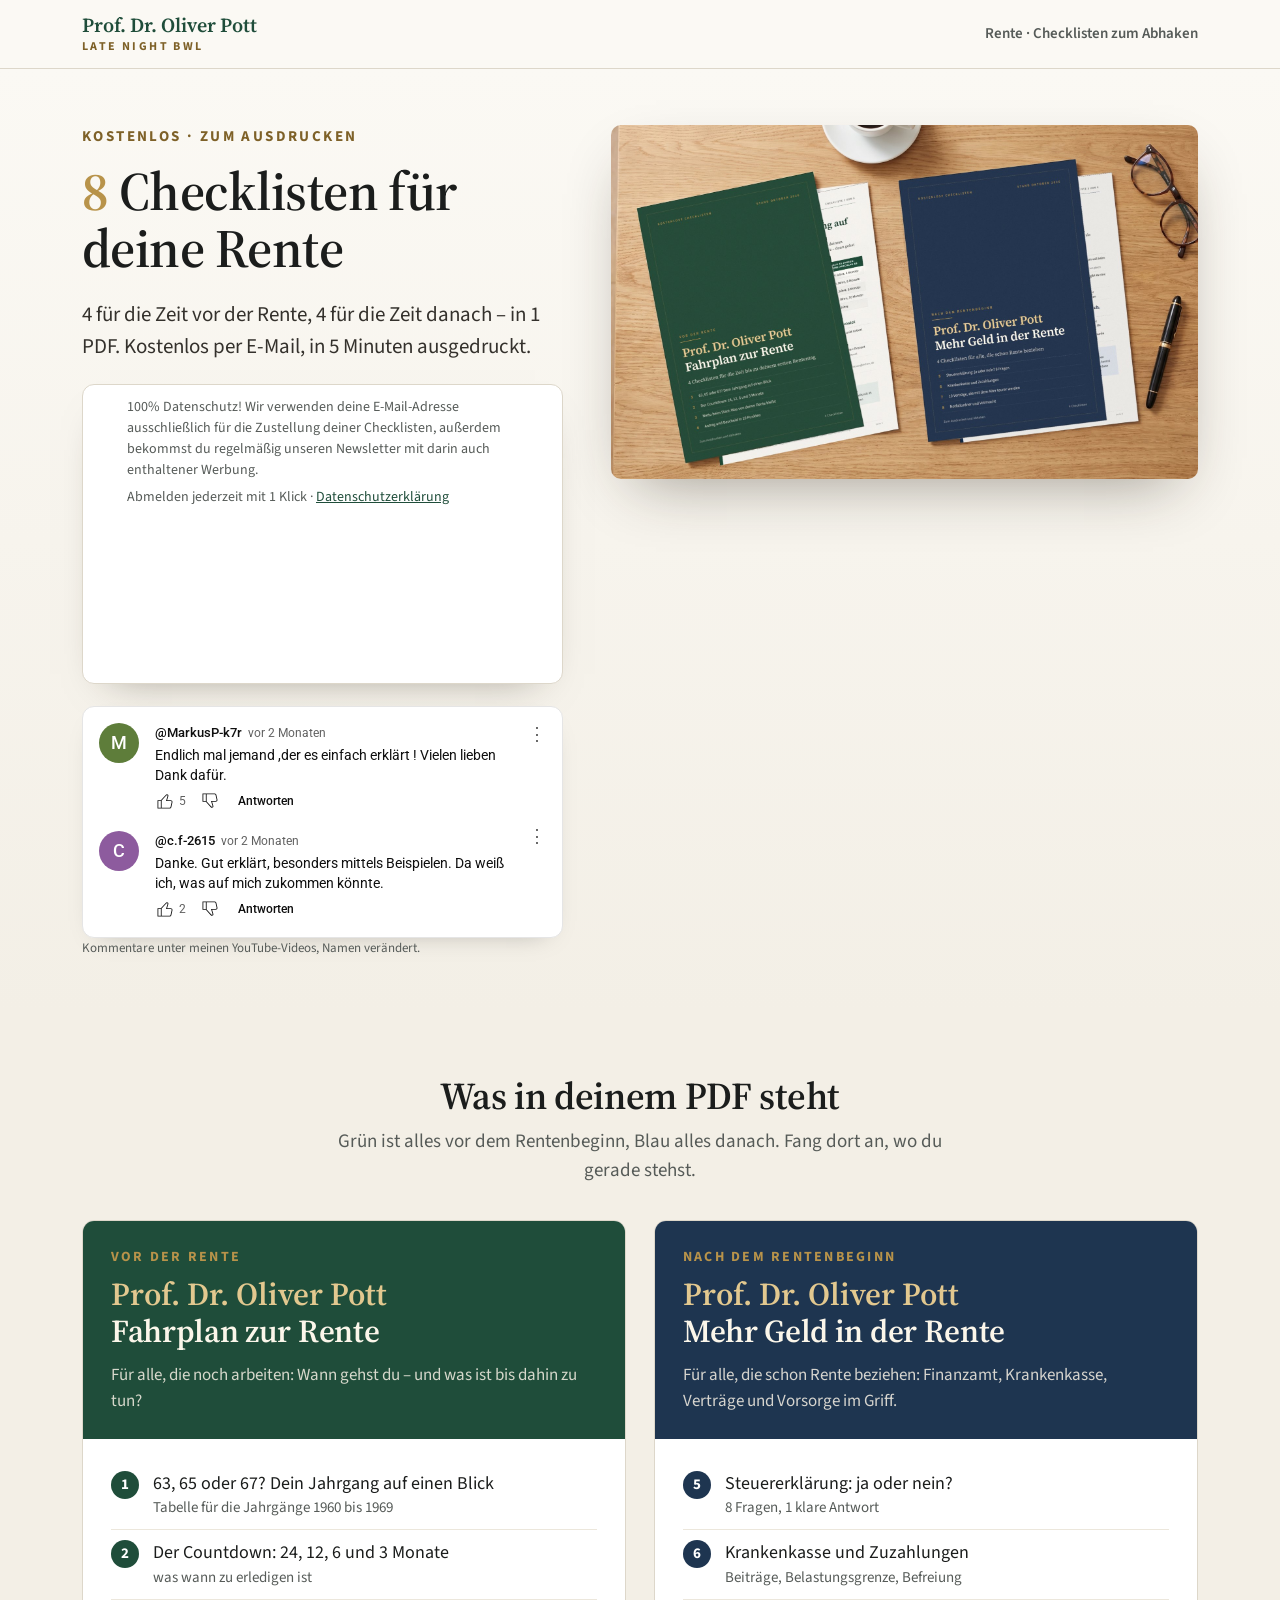
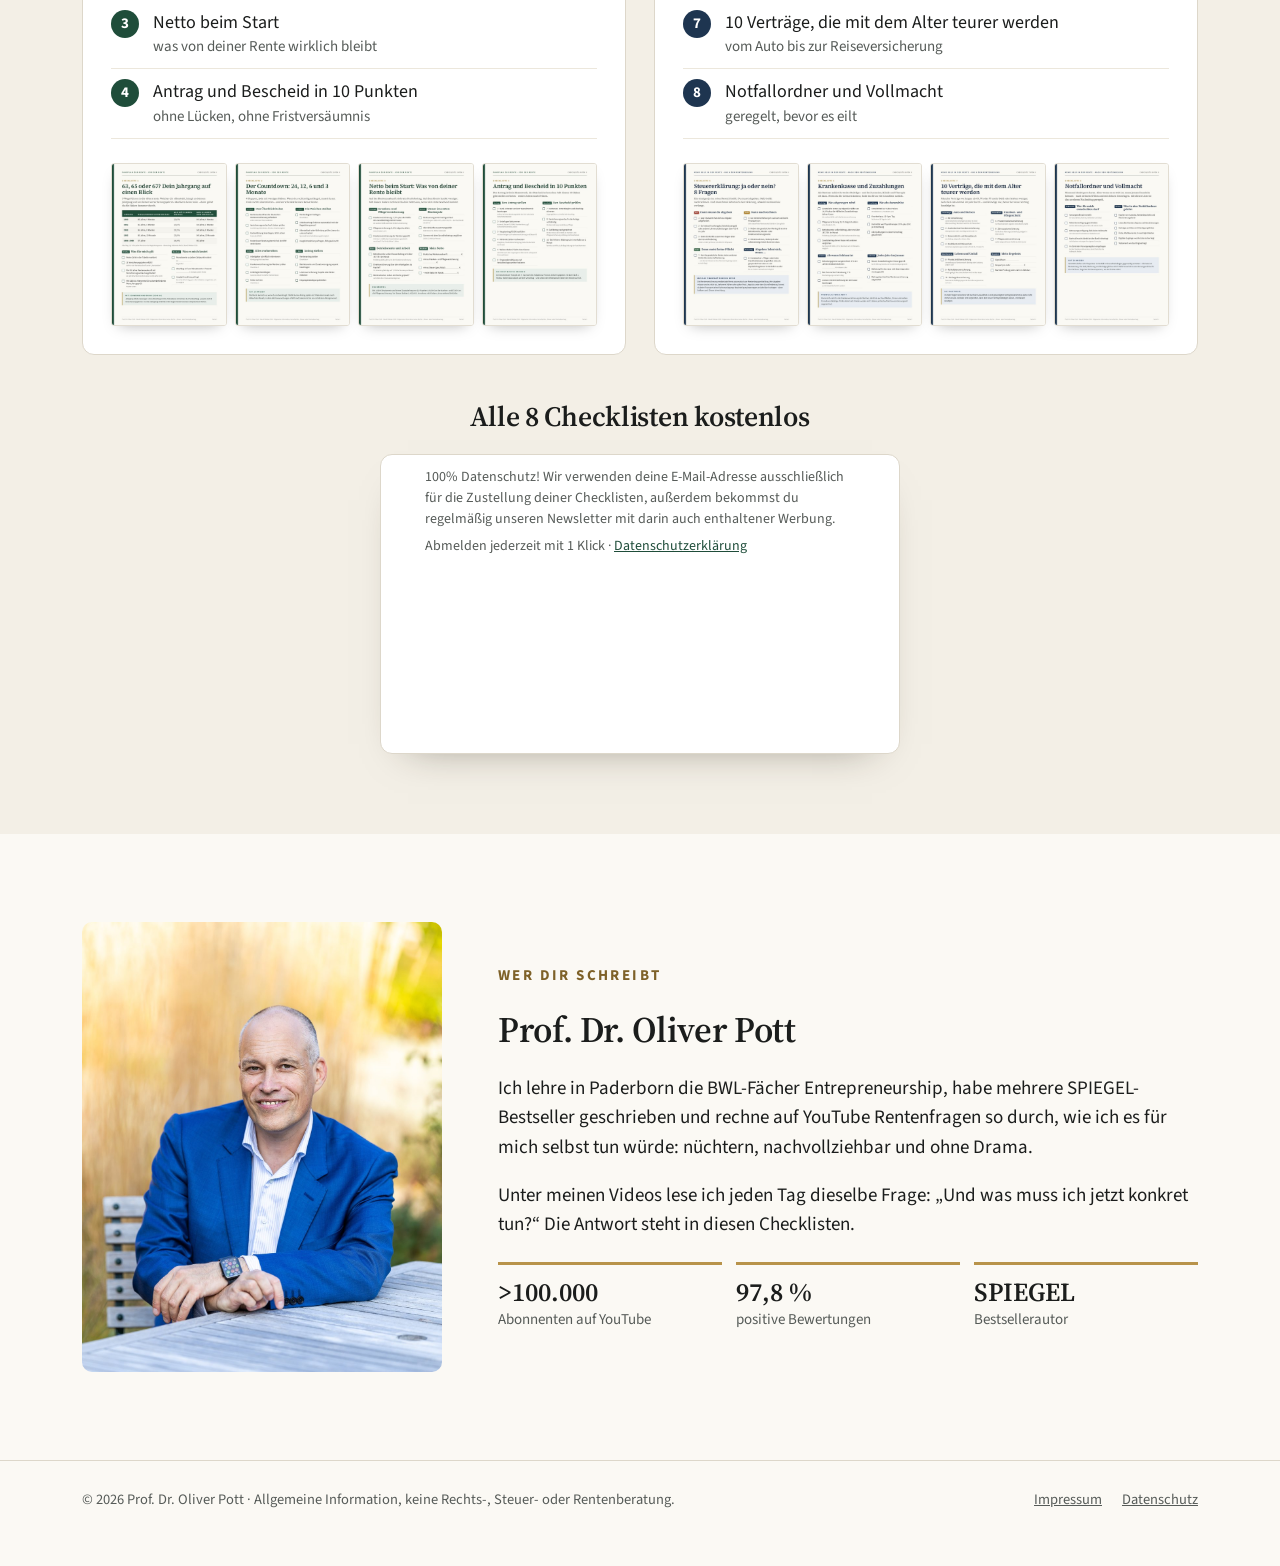
<file: renten-checklisten/index.html>
<!doctype html>
<html lang="de"><head><meta charset="utf-8"><meta name="viewport" content="width=device-width,initial-scale=1">
<title>8 Checklisten für deine Rente – Prof. Dr. Oliver Pott</title><meta name="description" content="8 kostenlose Checklisten zum Ausdrucken: vor und nach dem Rentenbeginn."><meta name="robots" content="noindex,follow">
<meta property="og:url" content="https://i.founder.de/renten-checklisten/"><meta property="og:title" content="8 Checklisten für deine Rente – Prof. Dr. Oliver Pott"><meta property="og:description" content="8 kostenlose Checklisten zum Ausdrucken: vor und nach dem Rentenbeginn."><meta property="og:image" content="https://i.founder.de/renten-checklisten/img/og.jpg">
<link rel="preconnect" href="https://fonts.googleapis.com"><link rel="preconnect" href="https://fonts.gstatic.com" crossorigin><link rel="stylesheet" href="https://fonts.googleapis.com/css2?family=Roboto:wght@400;500&family=Source+Sans+3:wght@400;600;700&family=Source+Serif+4:opsz,wght@8..60,400;8..60,600;8..60,700&display=swap"><link rel="stylesheet" href="rente.css"><!-- GetResponse Analytics -->
<script type="text/javascript">
(function(m, o, n, t, e, r, _){
        m['__GetResponseAnalyticsObject'] = e;m[e] = m[e] || function() {(m[e].q = m[e].q || []).push(arguments)};
        r = o.createElement(n);_ = o.getElementsByTagName(n)[0];r.async = 1;r.src = t;r.setAttribute('crossorigin', 'use-credentials');_.parentNode .insertBefore(r, _);
    })(window, document, 'script', 'https://an.gr-wcon.com/script/6c6dc7f7-077d-4675-bd87-45e26325aedc/ga.js', 'GrTracking');
</script>
<!-- End GetResponse Analytics -->
<script>
(function(){
  var DANKE = 'danke/';
  var done = false;
  function success(){ if (done) return; done = true; window.location.href = DANKE; }
  var realOpen = window.open;
  window.open = function(url){
    if (arguments.length === 0 || !url || url === 'about:blank') {
      var loc = { assign: success, replace: success, reload: function(){} };
      try { Object.defineProperty(loc, 'href', { set: success, get: function(){ return 'about:blank'; } }); } catch(e){}
      return { location: loc, close: function(){}, focus: function(){}, blur: function(){}, closed: false, opener: null };
    }
    return realOpen.apply(window, arguments);
  };
  var CONTACT = /getresponse\.com\/api\/popups\/[^\/]+\/contacts/;
  if (window.fetch) {
    var realFetch = window.fetch;
    window.fetch = function(input, init){
      var p = realFetch.apply(this, arguments);
      try {
        var u = typeof input === 'string' ? input : (input && input.url) || '';
        var m = ((init && init.method) || (input && input.method) || 'GET').toUpperCase();
        if (m !== 'GET' && CONTACT.test(u)) { p.then(function(r){ if (r && r.ok) setTimeout(success, 1200); }, function(){}); }
      } catch(e){}
      return p;
    };
  }
  var xo = XMLHttpRequest.prototype.open, xs = XMLHttpRequest.prototype.send;
  XMLHttpRequest.prototype.open = function(m, u){ this.__gr = (String(m).toUpperCase() !== 'GET' && CONTACT.test(String(u))); return xo.apply(this, arguments); };
  XMLHttpRequest.prototype.send = function(){ if (this.__gr) { this.addEventListener('load', function(){ if (this.status >= 200 && this.status < 300) setTimeout(success, 1200); }); } return xs.apply(this, arguments); };
})();
</script></head><body><div class="rp">
<header class="bar"><div class="wrap bar-in"><a class="brand" href="./">Prof. Dr. Oliver Pott<span>Late Night BWL</span></a><span class="bar-tag">Rente · Checklisten zum Abhaken</span></div></header>

<section class="hero">
  <div class="wrap hero-grid">
    <div>
      <p class="eyebrow">Kostenlos · zum Ausdrucken</p>
      <h1><span class="num">8</span> Checklisten für deine Rente</h1>
      <p class="lead">4 für die Zeit vor der Rente, 4 für die Zeit danach – in 1 PDF. Kostenlos per E-Mail, in 5 Minuten ausgedruckt.</p>
      <div class="hero-form gr-wrap" id="anmeldung-top">
  <getresponse-form form-id="2bb05447-3ef0-479d-b5ae-ca3083a2a914" e="0"></getresponse-form>
  <noscript><p class="fine">Bitte aktiviere JavaScript, damit das Formular angezeigt wird.</p></noscript>
  <p class="fine">100% Datenschutz! Wir verwenden deine E-Mail-Adresse ausschließlich für die Zustellung deiner Checklisten, außerdem bekommst du regelmäßig unseren Newsletter mit darin auch enthaltener Werbung.</p>
  <p class="fine fine2">Abmelden jederzeit mit 1 Klick · <a href="https://founder-de.lpages.co/foundervita/">Datenschutzerklärung</a></p>
</div>
      <div class="ytlist" aria-label="Kommentare unter meinen YouTube-Videos">
        <div class="ytc"><div class="ytc-av" style="background:#5E7D3A">M</div><div class="ytc-b"><div class="ytc-h"><span class="ytc-n">@MarkusP-k7r</span><span class="ytc-t">vor 2 Monaten</span></div><div class="ytc-x">Endlich mal jemand ,der es einfach erklärt ! Vielen lieben Dank dafür.</div><div class="ytc-a"><span class="ytc-i"><svg viewBox="0 0 24 24" width="20" height="20" aria-hidden="true"><path d="M18.77 11h-4.23l1.52-4.94C16.38 5.03 15.54 4 14.38 4c-.58 0-1.14.24-1.52.65L7 11H3v10h4h1h9.43c1.06 0 1.98-.67 2.19-1.61l1.34-6C21.23 12.15 20.18 11 18.77 11zM7 20H4v-8h3V20zM19.98 13.17l-1.34 6C18.54 19.65 18.03 20 17.43 20H8v-8.61l5.6-6.06C13.79 5.12 14.08 5 14.38 5c.26 0 .5.11.63.3.07.1.15.26.09.47l-1.52 4.94L13.18 12h1.35h4.23c.41 0 .8.17 1.03.46.13.15.26.4.19.71z" fill="currentColor"/></svg><span>5</span></span><span class="ytc-i"><svg viewBox="0 0 24 24" width="20" height="20" aria-hidden="true" style="transform:scaleY(-1)"><path d="M18.77 11h-4.23l1.52-4.94C16.38 5.03 15.54 4 14.38 4c-.58 0-1.14.24-1.52.65L7 11H3v10h4h1h9.43c1.06 0 1.98-.67 2.19-1.61l1.34-6C21.23 12.15 20.18 11 18.77 11zM7 20H4v-8h3V20zM19.98 13.17l-1.34 6C18.54 19.65 18.03 20 17.43 20H8v-8.61l5.6-6.06C13.79 5.12 14.08 5 14.38 5c.26 0 .5.11.63.3.07.1.15.26.09.47l-1.52 4.94L13.18 12h1.35h4.23c.41 0 .8.17 1.03.46.13.15.26.4.19.71z" fill="currentColor"/></svg></span><span class="ytc-r">Antworten</span></div></div><span class="ytc-m" aria-hidden="true">⋮</span></div>
        <div class="ytc"><div class="ytc-av" style="background:#8D5B9E">C</div><div class="ytc-b"><div class="ytc-h"><span class="ytc-n">@c.f-2615</span><span class="ytc-t">vor 2 Monaten</span></div><div class="ytc-x">Danke. Gut erklärt, besonders mittels Beispielen. Da weiß ich, was auf mich zukommen könnte.</div><div class="ytc-a"><span class="ytc-i"><svg viewBox="0 0 24 24" width="20" height="20" aria-hidden="true"><path d="M18.77 11h-4.23l1.52-4.94C16.38 5.03 15.54 4 14.38 4c-.58 0-1.14.24-1.52.65L7 11H3v10h4h1h9.43c1.06 0 1.98-.67 2.19-1.61l1.34-6C21.23 12.15 20.18 11 18.77 11zM7 20H4v-8h3V20zM19.98 13.17l-1.34 6C18.54 19.65 18.03 20 17.43 20H8v-8.61l5.6-6.06C13.79 5.12 14.08 5 14.38 5c.26 0 .5.11.63.3.07.1.15.26.09.47l-1.52 4.94L13.18 12h1.35h4.23c.41 0 .8.17 1.03.46.13.15.26.4.19.71z" fill="currentColor"/></svg><span>2</span></span><span class="ytc-i"><svg viewBox="0 0 24 24" width="20" height="20" aria-hidden="true" style="transform:scaleY(-1)"><path d="M18.77 11h-4.23l1.52-4.94C16.38 5.03 15.54 4 14.38 4c-.58 0-1.14.24-1.52.65L7 11H3v10h4h1h9.43c1.06 0 1.98-.67 2.19-1.61l1.34-6C21.23 12.15 20.18 11 18.77 11zM7 20H4v-8h3V20zM19.98 13.17l-1.34 6C18.54 19.65 18.03 20 17.43 20H8v-8.61l5.6-6.06C13.79 5.12 14.08 5 14.38 5c.26 0 .5.11.63.3.07.1.15.26.09.47l-1.52 4.94L13.18 12h1.35h4.23c.41 0 .8.17 1.03.46.13.15.26.4.19.71z" fill="currentColor"/></svg></span><span class="ytc-r">Antworten</span></div></div><span class="ytc-m" aria-hidden="true">⋮</span></div>
      </div>
      <p class="voices-note">Kommentare unter meinen YouTube-Videos, Namen verändert.</p>
    </div>
    <figure class="hero-img"><img src="img/gratis-mockup.jpg" alt="Die beiden Checklisten-Bände: grün Fahrplan zur Rente, blau Mehr Geld in der Rente"></figure>
  </div>
</section>

<section class="bands" id="inhalt">
  <div class="wrap">
    <h2 class="center">Was in deinem PDF steht</h2>
    <p class="sub center">Grün ist alles vor dem Rentenbeginn, Blau alles danach. Fang dort an, wo du gerade stehst.</p>
    <div class="cards">
  <article class="card card-b">
    <div class="band-top"><div class="ph">Vor der Rente</div><div class="au">Prof. Dr. Oliver Pott</div><h3>Fahrplan zur Rente</h3><p>Für alle, die noch arbeiten: Wann gehst du – und was ist bis dahin zu tun?</p></div>
    <div class="card-body"><ol start="1" style="counter-reset:c 0"><li><span>63, 65 oder 67? Dein Jahrgang auf einen Blick<small>Tabelle für die Jahrgänge 1960 bis 1969</small></span></li><li><span>Der Countdown: 24, 12, 6 und 3 Monate<small>was wann zu erledigen ist</small></span></li><li><span>Netto beim Start<small>was von deiner Rente wirklich bleibt</small></span></li><li><span>Antrag und Bescheid in 10 Punkten<small>ohne Lücken, ohne Fristversäumnis</small></span></li></ol><div class="thumbs4"><img src="img/g-1.jpg" alt="Checkliste 1" loading="lazy"><img src="img/g-2.jpg" alt="Checkliste 2" loading="lazy"><img src="img/g-3.jpg" alt="Checkliste 3" loading="lazy"><img src="img/g-4.jpg" alt="Checkliste 4" loading="lazy"></div></div>
  </article>
  <article class="card card-a">
    <div class="band-top"><div class="ph">Nach dem Rentenbeginn</div><div class="au">Prof. Dr. Oliver Pott</div><h3>Mehr Geld in der Rente</h3><p>Für alle, die schon Rente beziehen: Finanzamt, Krankenkasse, Verträge und Vorsorge im Griff.</p></div>
    <div class="card-body"><ol start="5" style="counter-reset:c 4"><li><span>Steuererklärung: ja oder nein?<small>8 Fragen, 1 klare Antwort</small></span></li><li><span>Krankenkasse und Zuzahlungen<small>Beiträge, Belastungsgrenze, Befreiung</small></span></li><li><span>10 Verträge, die mit dem Alter teurer werden<small>vom Auto bis zur Reiseversicherung</small></span></li><li><span>Notfallordner und Vollmacht<small>geregelt, bevor es eilt</small></span></li></ol><div class="thumbs4"><img src="img/b-1.jpg" alt="Checkliste 5" loading="lazy"><img src="img/b-2.jpg" alt="Checkliste 6" loading="lazy"><img src="img/b-3.jpg" alt="Checkliste 7" loading="lazy"><img src="img/b-4.jpg" alt="Checkliste 8" loading="lazy"></div></div>
  </article>
    </div>
    <div class="cta2"><h3>Alle 8 Checklisten kostenlos</h3><div class="hero-form gr-wrap" id="anmeldung-bottom">
  <getresponse-form form-id="2bb05447-3ef0-479d-b5ae-ca3083a2a914" e="0"></getresponse-form>
  <noscript><p class="fine">Bitte aktiviere JavaScript, damit das Formular angezeigt wird.</p></noscript>
  <p class="fine">100% Datenschutz! Wir verwenden deine E-Mail-Adresse ausschließlich für die Zustellung deiner Checklisten, außerdem bekommst du regelmäßig unseren Newsletter mit darin auch enthaltener Werbung.</p>
  <p class="fine fine2">Abmelden jederzeit mit 1 Klick · <a href="https://founder-de.lpages.co/foundervita/">Datenschutzerklärung</a></p>
</div></div>
  </div>
</section>

<section class="about">
  <div class="wrap about-grid">
    <figure class="about-img"><img src="img/oliver-portrait.jpg" alt="Prof. Dr. Oliver Pott"></figure>
    <div>
      <p class="eyebrow">Wer dir schreibt</p>
      <h2>Prof. Dr. Oliver Pott</h2>
      <p>Ich lehre in Paderborn die BWL-Fächer Entrepreneurship, habe mehrere SPIEGEL-Bestseller geschrieben und rechne auf YouTube Rentenfragen so durch, wie ich es für mich selbst tun würde: nüchtern, nachvollziehbar und ohne Drama.</p>
      <p>Unter meinen Videos lese ich jeden Tag dieselbe Frage: „Und was muss ich jetzt konkret tun?“ Die Antwort steht in diesen Checklisten.</p>
      <ul class="facts"><li><b>&gt;100.000</b>Abonnenten auf YouTube</li><li><b>97,8&nbsp;%</b>positive Bewertungen</li><li><b>SPIEGEL</b>Bestsellerautor</li></ul>
    </div>
  </div>
</section>

<footer class="foot"><div class="wrap foot-in"><p>© 2026 Prof. Dr. Oliver Pott · Allgemeine Information, keine Rechts-, Steuer- oder Rentenberatung.</p>
<nav aria-label="Rechtliches"><a href="https://founder-de.lpages.co/foundervita/">Impressum</a><a href="https://founder-de.lpages.co/foundervita/">Datenschutz</a></nav></div></footer>
</div></body></html>
</file>
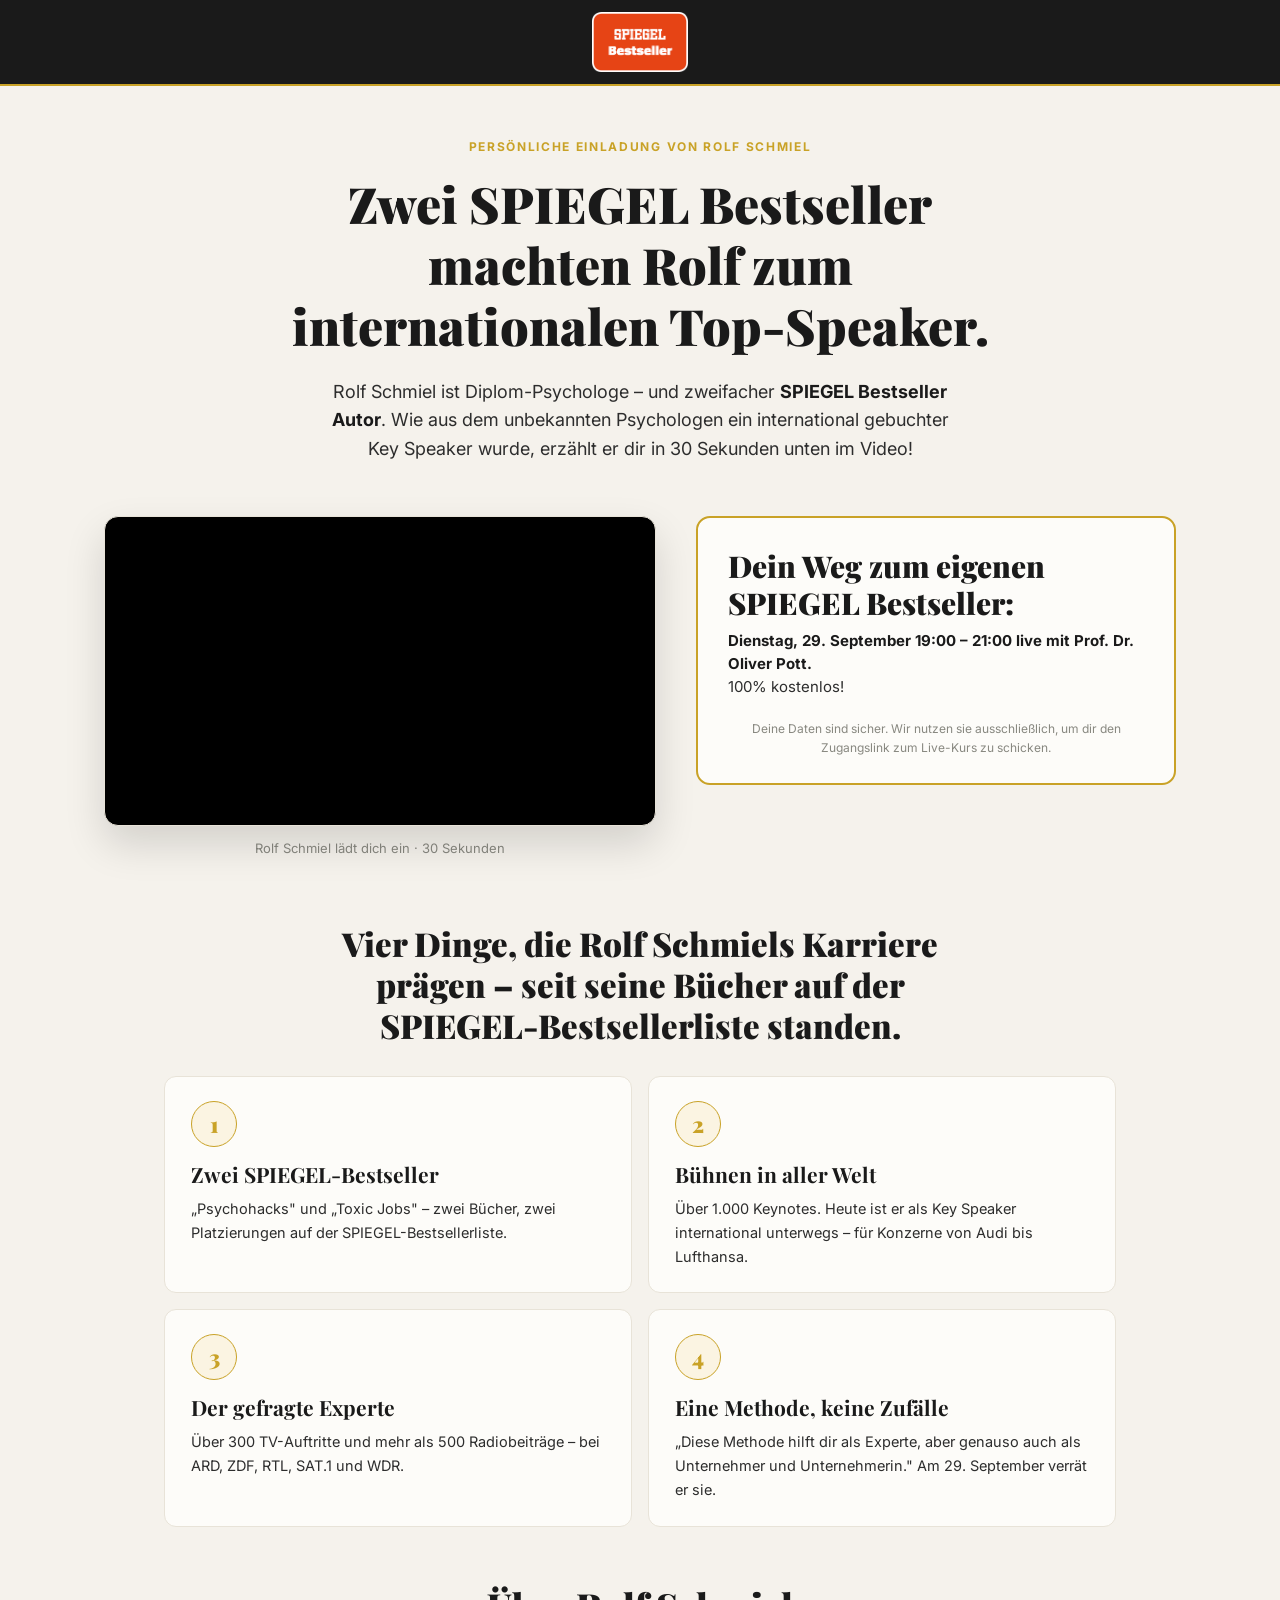
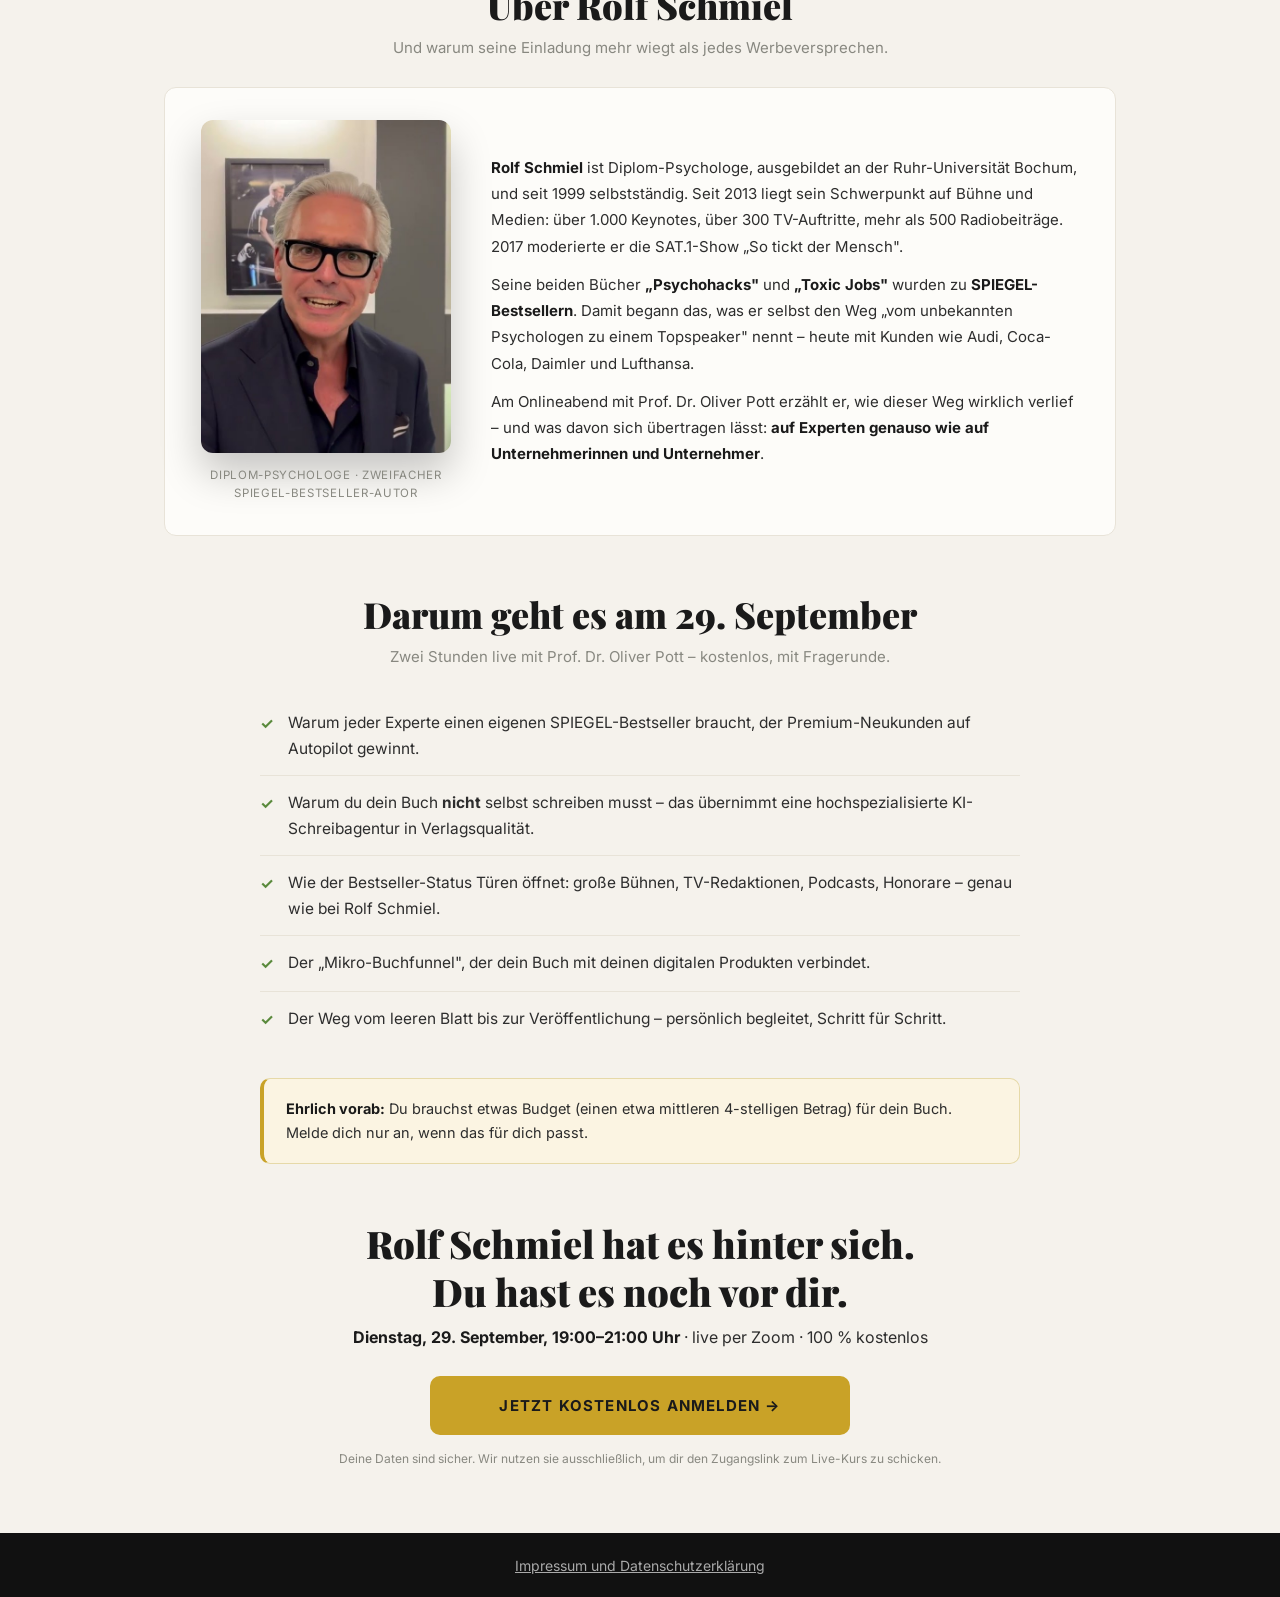
<file: rolf/index.html>
<!DOCTYPE html>
<html lang="de">
<head>
<meta charset="utf-8">
<meta name="viewport" content="width=device-width,initial-scale=1,viewport-fit=cover">
<title>Rolf Schmiel lädt dich ein – SPIEGEL Bestseller Live-Kurs am 29. September</title>
<meta name="description" content="Rolf Schmiel, Diplom-Psychologe und zweifacher SPIEGEL Bestseller Autor, lädt ein: kostenloser Live-Kurs am Dienstag, 29. September, 19–21 Uhr mit Prof. Dr. Oliver Pott.">
<meta name="robots" content="index,follow">
<meta property="og:title" content="Zwei SPIEGEL Bestseller machten Rolf zum internationalen Top-Speaker.">
<meta property="og:description" content="Dein Weg zum eigenen SPIEGEL Bestseller: kostenloser Live-Kurs am 29. September, 19–21 Uhr, mit Prof. Dr. Oliver Pott.">
<meta property="og:type" content="website">
<meta property="og:url" content="https://i.founder.de/rolf/">
<meta name="color-scheme" content="light">
<link rel="preconnect" href="https://fonts.googleapis.com">
<link rel="preconnect" href="https://fonts.gstatic.com" crossorigin>
<link href="https://fonts.googleapis.com/css2?family=Playfair+Display:wght@700;900&family=Inter:wght@400;600;700&display=swap" rel="stylesheet">
<style>
  :root{
    --page:#F5F2EC; --card:#FDFCF9; --line:#E8E3D8; --ink:#1A1A1A; --text:#2D2D2D;
    --muted:#888880; --gold:#C9A227; --red:#C0392B; --green:#5A8A3C;
    --header:#1A1A1A; --footer:#111111; --footer-link:#AAAAAA;
    --serif:"Playfair Display",Georgia,"Times New Roman",serif;
    --sans:Inter,-apple-system,BlinkMacSystemFont,"Segoe UI",Helvetica,Arial,sans-serif;
  }
  *,*::before,*::after{box-sizing:border-box}
  html{color-scheme:light}
  body{margin:0;background:var(--page);color:var(--text);font-family:var(--sans);font-size:16px;line-height:1.55;-webkit-font-smoothing:antialiased}
  .page{min-height:100vh;display:flex;flex-direction:column;background:var(--page)}
  a:focus-visible,button:focus-visible,input:focus-visible{outline:3px solid var(--gold);outline-offset:3px}
  .wrap{max-width:1000px;margin:0 auto;padding:0 24px}

  /* Header */
  .site-header{display:flex;justify-content:center;align-items:center;padding:12px 32px;background:var(--header);border-bottom:2px solid var(--gold)}
  .logo{display:block;line-height:0}
  .logo img{height:60px;width:auto;display:block}

  /* Hero */
  .hero{text-align:center;padding:52px 24px 12px}
  .eyebrow{margin:0 0 16px;font-size:12px;font-weight:700;letter-spacing:.14em;text-transform:uppercase;color:var(--gold)}
  h1{font-family:var(--serif);font-weight:900;font-size:clamp(32px,4.4vw,50px);line-height:1.22;color:var(--ink);max-width:880px;margin:0 auto;text-wrap:balance}
  .hero .lead{max-width:640px;margin:22px auto 0;font-size:18px;line-height:1.6;color:var(--text)}
  .hero .lead strong{color:var(--ink)}

  /* Video + Anmeldung */
  .split{display:grid;grid-template-columns:minmax(0,1fr) minmax(0,480px);gap:40px;align-items:start;max-width:1120px;margin:0 auto;padding:40px 24px 8px}
  .video{margin:0}
  .frame{position:relative;width:100%;aspect-ratio:16/9;border-radius:14px;overflow:hidden;background:#000;border:1px solid var(--line);box-shadow:0 18px 40px rgba(0,0,0,.14)}
  .frame iframe{position:absolute;inset:0;width:100%;height:100%;border:0}
  .video figcaption{margin-top:12px;text-align:center;font-size:13px;color:var(--muted)}

  .signup{background:var(--card);border:2px solid var(--gold);border-radius:14px;padding:30px 30px 26px}
  .signup h2{font-family:var(--serif);font-weight:900;font-size:clamp(24px,2.6vw,30px);line-height:1.25;margin:0 0 6px;color:var(--ink)}
  .signup .when{margin:0 0 20px;font-size:15px;color:var(--text)}
  .signup .when strong{color:var(--ink)}
  .field{margin:0 0 12px}
  .field label{display:block;font-size:12px;font-weight:700;letter-spacing:.06em;text-transform:uppercase;color:var(--muted);margin:0 0 6px}
  .field input{width:100%;font-family:var(--sans);font-size:16px;color:var(--ink);background:#fff;border:1px solid var(--line);border-radius:9px;padding:13px 14px}
  .field input::placeholder{color:#B5B0A6}
  .submit{display:block;width:100%;margin-top:18px;border:0;border-radius:10px;padding:18px 16px;background:var(--gold);color:var(--ink);font-family:var(--sans);font-size:15px;font-weight:700;letter-spacing:1.2px;text-transform:uppercase;text-align:center;text-decoration:none;cursor:pointer;transition:filter .15s ease}
  .submit:hover{filter:brightness(1.07)}
  .privacy{margin:14px 0 0;font-size:12px;line-height:1.6;color:var(--muted);text-align:center}

  /* Abschnitte */
  section.band{padding:56px 0 0}
  .kicker{text-align:center;font-family:var(--serif);font-weight:900;font-size:clamp(26px,3vw,36px);line-height:1.25;color:var(--ink);margin:0 auto 8px;max-width:760px;text-wrap:balance}
  .kicker.solo{margin-bottom:30px;font-size:clamp(24px,2.7vw,33px);max-width:820px}
  .sub{text-align:center;font-size:15px;color:var(--muted);margin:0 auto 28px;max-width:640px}

  .effects{list-style:none;display:grid;grid-template-columns:repeat(2,minmax(0,1fr));gap:16px;margin:0;padding:0}
  .effects li{background:var(--card);border:1px solid var(--line);border-radius:12px;padding:24px 26px}
  .effects h3{font-family:var(--serif);font-weight:700;font-size:21px;line-height:1.3;margin:0 0 8px;color:var(--ink)}
  .effects .num{display:flex;align-items:center;justify-content:center;width:46px;height:46px;margin:0 0 14px;border:1px solid var(--gold);border-radius:50%;background:#FBF4E2;font-family:var(--serif);font-weight:900;font-size:22px;line-height:1;color:var(--gold)}
  .effects p{margin:0;font-size:14.5px;line-height:1.65;color:var(--text)}

  .about{display:grid;grid-template-columns:250px minmax(0,1fr);gap:40px;align-items:center;background:var(--card);border:1px solid var(--line);border-radius:12px;padding:32px 36px;margin-top:8px}
  .portrait{margin:0}
  .portrait img{display:block;width:100%;height:auto;border-radius:12px;box-shadow:0 20px 40px rgba(0,0,0,.22)}
  .portrait figcaption{margin-top:14px;font-size:11.5px;letter-spacing:.06em;text-transform:uppercase;color:var(--muted);text-align:center}
  .about p{margin:0;font-size:15px;line-height:1.75}
  .about p+p{margin-top:12px}
  .about strong{color:var(--ink)}

  .agenda{list-style:none;margin:0;padding:0;max-width:760px;margin:0 auto}
  .agenda li{display:flex;gap:14px;align-items:flex-start;padding:14px 0;border-bottom:1px solid var(--line);font-size:15.5px;line-height:1.65}
  .agenda li:last-child{border-bottom:0}
  .agenda .mark{flex-shrink:0;margin-top:1px;color:var(--green);font-weight:700}

  .note{max-width:760px;margin:32px auto 0;background:#FBF4E2;border:1px solid #E6D9A8;border-left:4px solid var(--gold);border-radius:10px;padding:18px 22px;font-size:14.5px;line-height:1.65}
  .note strong{color:var(--ink)}

  /* Abschluss */
  .final{text-align:center;padding:56px 24px 64px}
  .final h2{font-family:var(--serif);font-weight:900;font-size:clamp(26px,3.2vw,38px);line-height:1.25;color:var(--ink);margin:0 auto 10px;max-width:700px;text-wrap:balance}
  .final .when{font-size:16px;color:var(--text);margin:0 0 26px}
  .final .when strong{color:var(--ink)}
  .final .final-cta{max-width:420px;margin:0 auto}
  .final .submit{margin-top:0}
  .gr-form{margin:4px 0 0}
  .gr-form getresponse-form{display:block}
  .gr-form input[type=text],.gr-form input[type=email]{font-family:var(--sans)!important;font-size:16px!important}

  /* Footer */
  .site-footer{text-align:center;padding:20px 0;background:var(--footer);margin-top:auto}
  .site-footer a{font-size:14px;color:var(--footer-link);text-decoration:underline;transition:color .15s ease}
  .site-footer a:hover{color:#fff}

  @media (max-width:860px){
    .split{grid-template-columns:minmax(0,1fr);gap:28px;padding-top:32px;justify-items:center}
    .video{width:100%;max-width:560px}
    .signup{width:100%;max-width:460px}
    .effects{grid-template-columns:minmax(0,1fr)}
    .about{grid-template-columns:minmax(0,1fr);gap:28px;justify-items:center;text-align:left}
    .portrait{max-width:230px}
  }
  @media (max-width:520px){
    .hero{padding:36px 20px 8px}
    .hero .lead{font-size:16.5px}
    .wrap{padding:0 20px}
    .signup{padding:24px 20px 22px}
    .effects li{padding:20px}
    .about{padding:22px 20px}
    .site-header{padding:12px 20px}
    section.band{padding-top:44px}
  }
  @media (prefers-reduced-motion:reduce){
    .submit,.site-footer a{transition:none}
  }
</style>
<!-- GetResponse Analytics -->
<script type="text/javascript">
(function(m, o, n, t, e, r, _){
        m['__GetResponseAnalyticsObject'] = e;m[e] = m[e] || function() {(m[e].q = m[e].q || []).push(arguments)};
        r = o.createElement(n);_ = o.getElementsByTagName(n)[0];r.async = 1;r.src = t;r.setAttribute('crossorigin', 'use-credentials');_.parentNode .insertBefore(r, _);
    })(window, document, 'script', 'https://an.gr-wcon.com/script/6c6dc7f7-077d-4675-bd87-45e26325aedc/ga.js', 'GrTracking');
</script>
<!-- End GetResponse Analytics -->
</head>
<body>
<div class="page">

  <header class="site-header">
    <span class="logo" aria-label="SPIEGEL Bestseller"><img src="[data-uri]" alt="SPIEGEL Bestseller"></span>
  </header>

  <main>

    <section class="hero">
      <p class="eyebrow">Persönliche Einladung von Rolf Schmiel</p>
      <h1>Zwei SPIEGEL Bestseller machten Rolf zum internationalen Top-Speaker.</h1>
      <p class="lead">Rolf Schmiel ist Diplom-Psychologe – und zweifacher <strong>SPIEGEL Bestseller Autor</strong>. Wie aus dem unbekannten Psychologen ein international gebuchter Key Speaker wurde, erzählt er dir in 30 Sekunden unten im Video!</p>
    </section>

    <div class="split">
      <figure class="video">
        <div class="frame">
          <iframe src="https://www.youtube-nocookie.com/embed/WMCM2p0d_yg?rel=0&amp;modestbranding=1" title="Rolf Schmiel lädt zum Onlineabend mit Prof. Dr. Oliver Pott ein" loading="lazy" allow="accelerometer; autoplay; clipboard-write; encrypted-media; gyroscope; picture-in-picture; web-share" referrerpolicy="strict-origin-when-cross-origin" allowfullscreen></iframe>
        </div>
        <figcaption>Rolf Schmiel lädt dich ein · 30 Sekunden</figcaption>
      </figure>

      <div class="signup" id="anmeldung">
        <h2>Dein Weg zum eigenen SPIEGEL Bestseller:</h2>
        <p class="when"><strong>Dienstag, 29. September 19:00 – 21:00 live mit Prof. Dr. Oliver Pott.</strong><br>100% kostenlos!</p>
        <div class="gr-form">
          <getresponse-form form-id="940524ef-bb70-4ea4-ae61-610be808b68a" e="0"></getresponse-form>
        </div>
        <p class="privacy">Deine Daten sind sicher. Wir nutzen sie ausschließlich, um dir den Zugangslink zum Live-Kurs zu schicken.</p>
      </div>
    </div>

    <section class="band">
      <div class="wrap">
        <h2 class="kicker solo">Vier Dinge, die Rolf Schmiels Karriere prägen – seit seine Bücher auf der SPIEGEL-Bestsellerliste standen.</h2>
        <ul class="effects">
          <li>
            <span class="num" aria-hidden="true">1</span>
            <h3>Zwei SPIEGEL-Bestseller</h3>
            <p>„Psychohacks" und „Toxic Jobs" – zwei Bücher, zwei Platzierungen auf der SPIEGEL-Bestsellerliste.</p>
          </li>
          <li>
            <span class="num" aria-hidden="true">2</span>
            <h3>Bühnen in aller Welt</h3>
            <p>Über 1.000 Keynotes. Heute ist er als Key Speaker international unterwegs – für Konzerne von Audi bis Lufthansa.</p>
          </li>
          <li>
            <span class="num" aria-hidden="true">3</span>
            <h3>Der gefragte Experte</h3>
            <p>Über 300 TV-Auftritte und mehr als 500 Radiobeiträge – bei ARD, ZDF, RTL, SAT.1 und WDR.</p>
          </li>
          <li>
            <span class="num" aria-hidden="true">4</span>
            <h3>Eine Methode, keine Zufälle</h3>
            <p>„Diese Methode hilft dir als Experte, aber genauso auch als Unternehmer und Unternehmerin." Am 29. September verrät er sie.</p>
          </li>
        </ul>

      </div>
    </section>

    <section class="band">
      <div class="wrap">
        <h2 class="kicker">Über Rolf Schmiel</h2>
        <p class="sub">Und warum seine Einladung mehr wiegt als jedes Werbeversprechen.</p>
        <div class="about">
          <figure class="portrait">
            <img src="rolf.jpg" width="540" height="720" alt="Rolf Schmiel, Diplom-Psychologe und SPIEGEL-Bestseller-Autor" loading="lazy">
            <figcaption>Diplom-Psychologe · zweifacher SPIEGEL-Bestseller-Autor</figcaption>
          </figure>
          <div class="about-text">
          <p><strong>Rolf Schmiel</strong> ist Diplom-Psychologe, ausgebildet an der Ruhr-Universität Bochum, und seit 1999 selbstständig. Seit 2013 liegt sein Schwerpunkt auf Bühne und Medien: über 1.000 Keynotes, über 300 TV-Auftritte, mehr als 500 Radiobeiträge. 2017 moderierte er die SAT.1-Show „So tickt der Mensch".</p>
          <p>Seine beiden Bücher <strong>„Psychohacks"</strong> und <strong>„Toxic Jobs"</strong> wurden zu <strong>SPIEGEL-Bestsellern</strong>. Damit begann das, was er selbst den Weg „vom unbekannten Psychologen zu einem Topspeaker" nennt – heute mit Kunden wie Audi, Coca-Cola, Daimler und Lufthansa.</p>
          <p>Am Onlineabend mit Prof. Dr. Oliver Pott erzählt er, wie dieser Weg wirklich verlief – und was davon sich übertragen lässt: <strong>auf Experten genauso wie auf Unternehmerinnen und Unternehmer</strong>.</p>
          </div>
        </div>
      </div>
    </section>

    <section class="band">
      <div class="wrap">
        <h2 class="kicker">Darum geht es am 29. September</h2>
        <p class="sub">Zwei Stunden live mit Prof. Dr. Oliver Pott – kostenlos, mit Fragerunde.</p>
        <ul class="agenda">
          <li><span class="mark">✓</span><span>Warum jeder Experte einen eigenen SPIEGEL-Bestseller braucht, der Premium-Neukunden auf Autopilot gewinnt.</span></li>
          <li><span class="mark">✓</span><span>Warum du dein Buch <strong>nicht</strong> selbst schreiben musst – das übernimmt eine hochspezialisierte KI-Schreibagentur in Verlagsqualität.</span></li>
          <li><span class="mark">✓</span><span>Wie der Bestseller-Status Türen öffnet: große Bühnen, TV-Redaktionen, Podcasts, Honorare – genau wie bei Rolf Schmiel.</span></li>
          <li><span class="mark">✓</span><span>Der „Mikro-Buchfunnel", der dein Buch mit deinen digitalen Produkten verbindet.</span></li>
          <li><span class="mark">✓</span><span>Der Weg vom leeren Blatt bis zur Veröffentlichung – persönlich begleitet, Schritt für Schritt.</span></li>
        </ul>
        <p class="note"><strong>Ehrlich vorab:</strong> Du brauchst etwas Budget (einen etwa mittleren 4-stelligen Betrag) für dein Buch. Melde dich nur an, wenn das für dich passt.</p>
      </div>
    </section>

    <section class="final">
      <h2>Rolf Schmiel hat es hinter sich.<br>Du hast es noch vor dir.</h2>
      <p class="when"><strong>Dienstag, 29. September, 19:00–21:00 Uhr</strong> · live per Zoom · 100 % kostenlos</p>
      <p class="final-cta"><a class="submit" href="#anmeldung">Jetzt kostenlos anmelden →</a></p>
      <p class="privacy">Deine Daten sind sicher. Wir nutzen sie ausschließlich, um dir den Zugangslink zum Live-Kurs zu schicken.</p>
    </section>

  </main>

  <footer class="site-footer">
    <a href="https://founder-de.lpages.co/foundervita/">Impressum und Datenschutzerklärung</a>
  </footer>
</div>
</body>
</html>
</file>
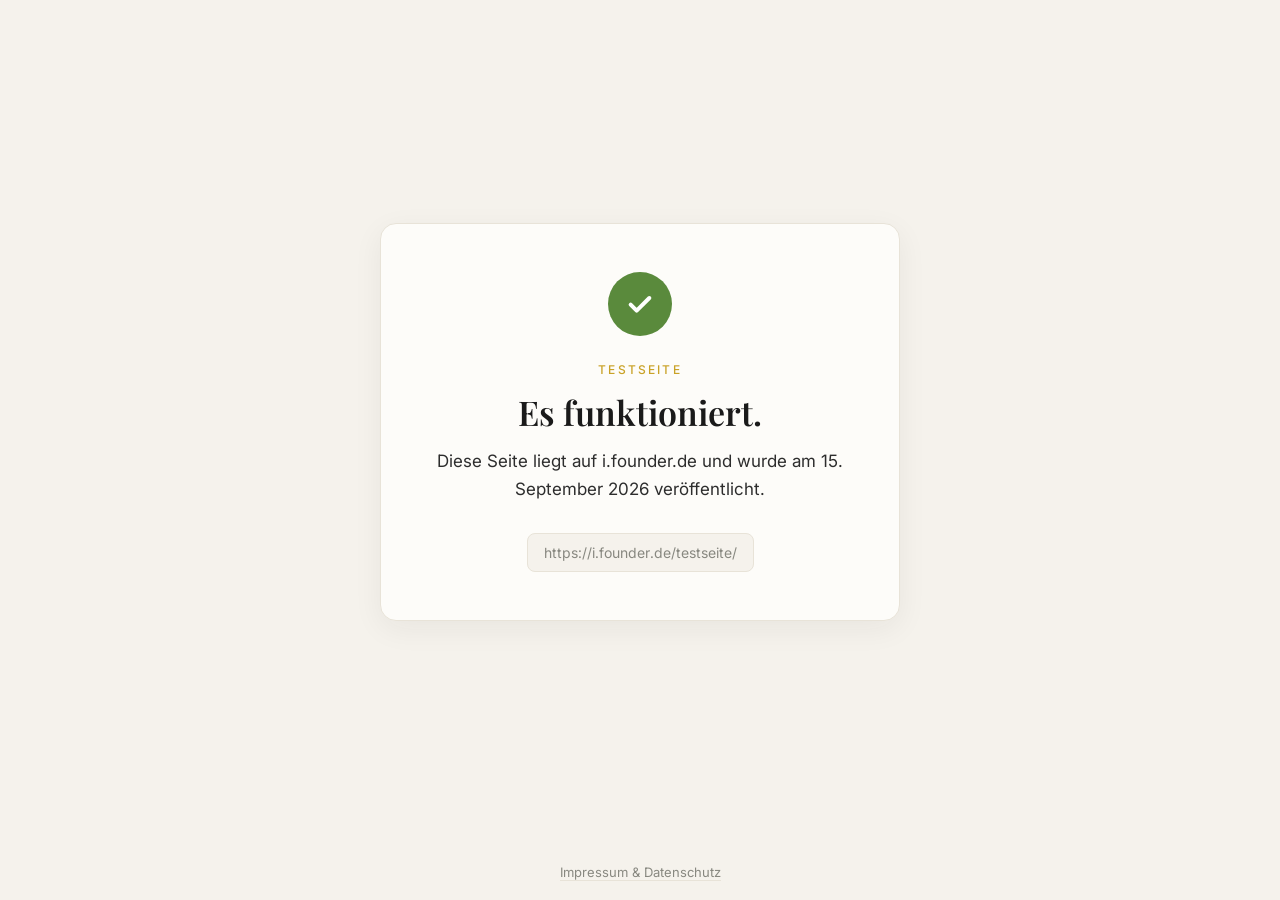
<file: testseite/index.html>
<!DOCTYPE html>
<html lang="de">
<head>
<meta charset="utf-8">
<meta name="viewport" content="width=device-width, initial-scale=1">
<title>Testseite – i.founder.de</title>
<meta name="description" content="Kleine Testseite zur Prüfung des Hostings auf i.founder.de.">
<meta property="og:title" content="Testseite – i.founder.de">
<meta property="og:description" content="Kleine Testseite zur Prüfung des Hostings auf i.founder.de.">
<meta property="og:url" content="https://i.founder.de/testseite/">
<meta property="og:type" content="website">
<meta name="robots" content="noindex">
<link rel="preconnect" href="https://fonts.googleapis.com">
<link rel="preconnect" href="https://fonts.gstatic.com" crossorigin>
<link href="https://fonts.googleapis.com/css2?family=Playfair+Display:wght@600&family=Inter:wght@400;500&display=swap" rel="stylesheet">
<style>
  :root{
    --page:#F5F2EC; --card:#FDFCF9; --ink:#1A1A1A; --text:#2D2D2D;
    --muted:#888880; --line:#E8E3D8; --gold:#C9A227; --green:#5A8A3C;
    --serif:"Playfair Display",Georgia,"Times New Roman",serif;
    --sans:Inter,-apple-system,BlinkMacSystemFont,"Segoe UI",Helvetica,Arial,sans-serif;
  }
  *{box-sizing:border-box}
  html,body{margin:0;padding:0}
  body{
    background:var(--page); color:var(--text); font-family:var(--sans);
    min-height:100vh; display:flex; flex-direction:column;
    -webkit-font-smoothing:antialiased;
  }
  main{flex:1; display:flex; align-items:center; justify-content:center; padding:48px 20px}
  .card{
    background:var(--card); border:1px solid var(--line); border-radius:16px;
    padding:48px 40px; max-width:520px; width:100%; text-align:center;
    box-shadow:0 8px 30px rgba(26,26,26,.06);
  }
  .check{
    width:64px; height:64px; border-radius:50%; margin:0 auto 24px;
    background:var(--green); color:#fff; display:flex; align-items:center; justify-content:center;
  }
  .check svg{width:32px; height:32px}
  .eyebrow{
    font-size:12px; letter-spacing:.18em; text-transform:uppercase; color:var(--gold);
    font-weight:500; margin:0 0 14px;
  }
  h1{font-family:var(--serif); font-weight:600; font-size:34px; line-height:1.15; color:var(--ink); margin:0 0 16px}
  p{font-size:17px; line-height:1.6; margin:0 0 8px}
  .url{
    display:inline-block; margin-top:22px; padding:10px 16px; border:1px solid var(--line);
    border-radius:8px; font-size:14px; color:var(--muted); background:var(--page);
    font-variant-numeric:tabular-nums; word-break:break-all;
  }
  footer{padding:20px; text-align:center; font-size:13px; color:var(--muted)}
  footer a{color:var(--muted); text-decoration:none; border-bottom:1px solid var(--line)}
  footer a:hover{color:var(--ink)}
  @media (max-width:480px){
    main{padding:32px 16px}
    .card{padding:36px 22px}
    h1{font-size:28px}
    p{font-size:16px}
  }
</style>
</head>
<body>
<main>
  <div class="card">
    <div class="check" aria-hidden="true">
      <svg viewBox="0 0 24 24" fill="none" stroke="currentColor" stroke-width="3" stroke-linecap="round" stroke-linejoin="round"><path d="M5 12.5l4.5 4.5L19 7.5"/></svg>
    </div>
    <p class="eyebrow">Testseite</p>
    <h1>Es funktioniert.</h1>
    <p>Diese Seite liegt auf i.founder.de und wurde am 15. September 2026 veröffentlicht.</p>
    <span class="url">https://i.founder.de/testseite/</span>
  </div>
</main>
<footer>
  <a href="https://founder-de.lpages.co/foundervita/" target="_blank" rel="noopener">Impressum &amp; Datenschutz</a>
</footer>
</body>
</html>
</file>
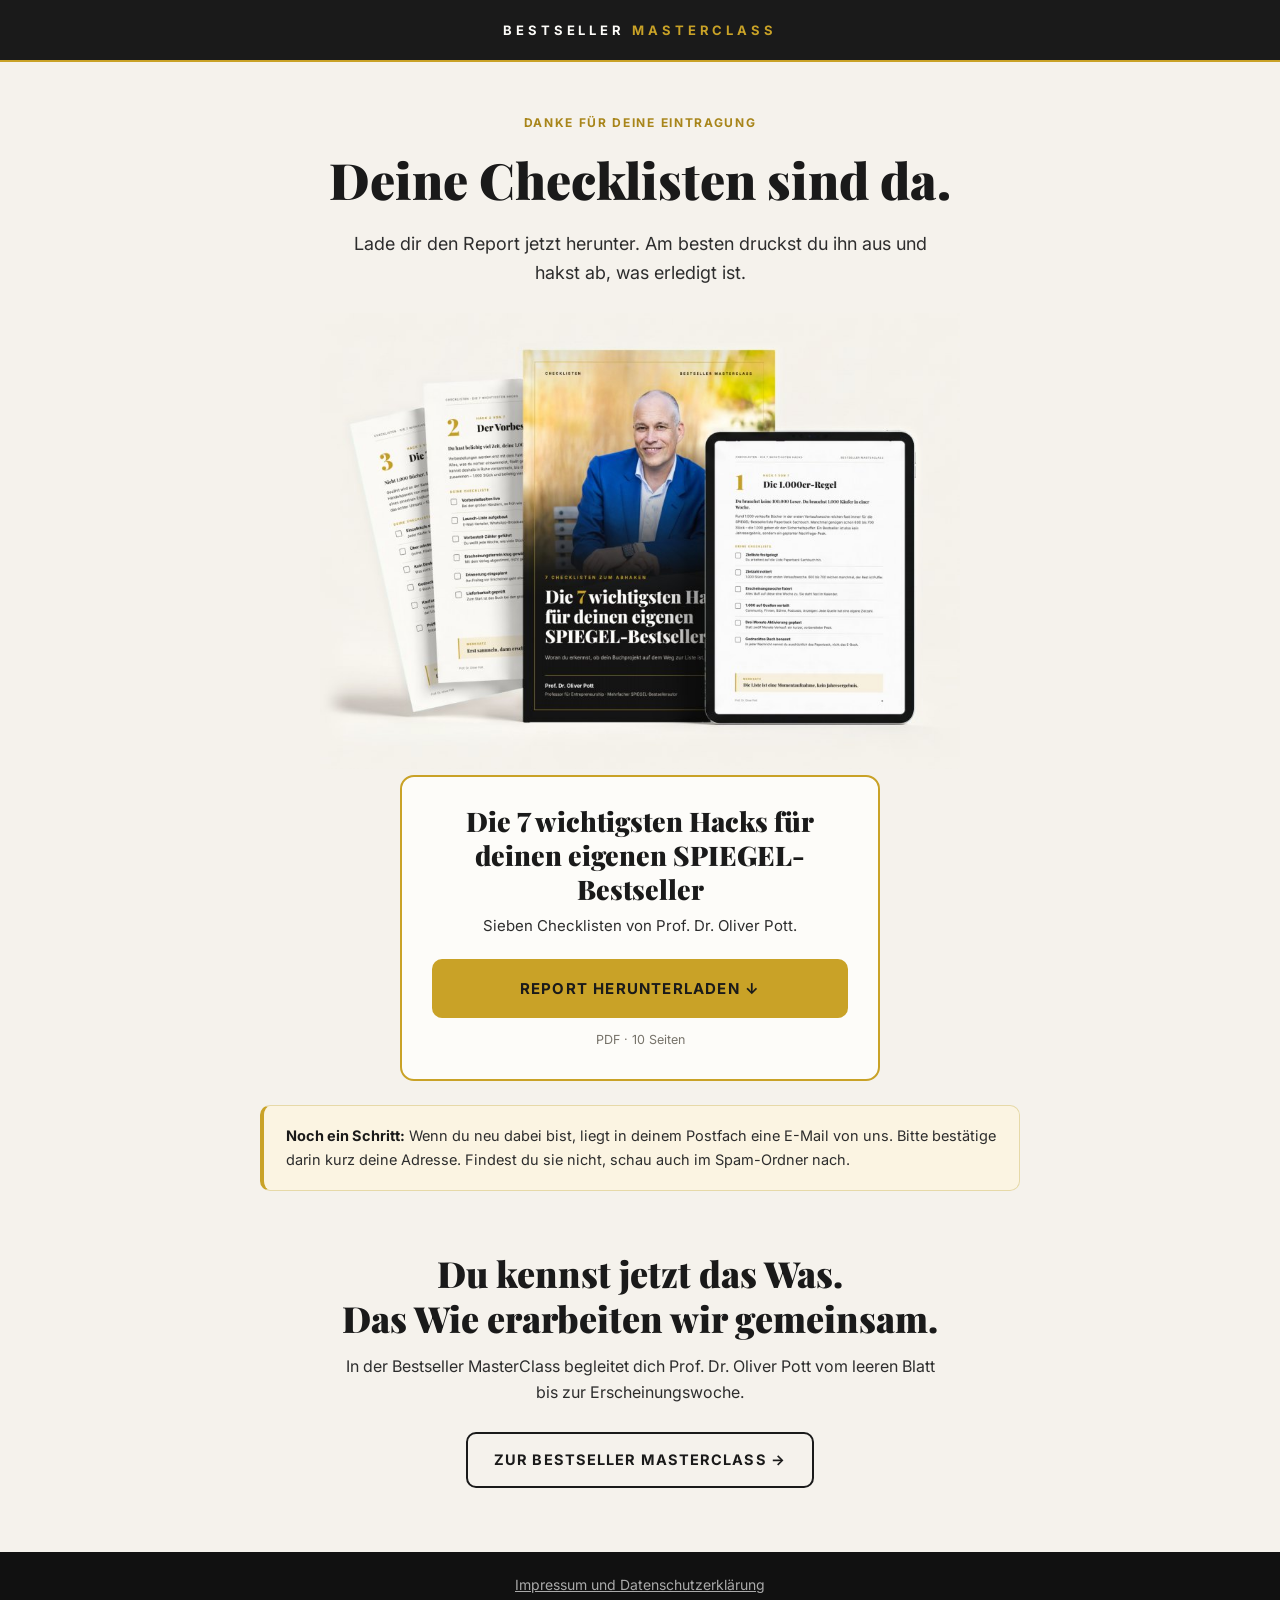
<file: 7-hacks/danke/index.html>
<!DOCTYPE html>
<html lang="de">
<head>
<meta charset="utf-8">
<meta name="viewport" content="width=device-width,initial-scale=1,viewport-fit=cover">
<title>Deine Checklisten sind da – Die 7 wichtigsten Hacks für deinen SPIEGEL-Bestseller</title>
<meta name="description" content="Download der Checklisten: Die 7 wichtigsten Hacks für deinen eigenen SPIEGEL-Bestseller.">
<meta name="robots" content="noindex,nofollow">
<meta property="og:url" content="https://i.founder.de/7-hacks/danke/">
<meta name="color-scheme" content="light">
<link rel="preconnect" href="https://fonts.googleapis.com">
<link rel="preconnect" href="https://fonts.gstatic.com" crossorigin>
<link href="https://fonts.googleapis.com/css2?family=Playfair+Display:wght@700;900&family=Inter:wght@400;600;700&display=swap" rel="stylesheet">
<style>
  :root{
    --page:#F5F2EC; --card:#FDFCF9; --line:#E8E3D8; --ink:#1A1A1A; --text:#2D2D2D;
    --muted:#77736A; --gold:#C9A227;
    --header:#1A1A1A; --footer:#111111; --footer-link:#AAAAAA;
    --serif:"Playfair Display",Georgia,"Times New Roman",serif;
    --sans:Inter,-apple-system,BlinkMacSystemFont,"Segoe UI",Helvetica,Arial,sans-serif;
  }
  *,*::before,*::after{box-sizing:border-box}
  html{color-scheme:light}
  body{margin:0;background:var(--page);color:var(--text);font-family:var(--sans);font-size:16px;line-height:1.55;-webkit-font-smoothing:antialiased}
  .page{min-height:100vh;display:flex;flex-direction:column;background:var(--page)}
  a:focus-visible{outline:3px solid var(--gold);outline-offset:3px}
  h1,h2{font-variant-numeric:lining-nums;font-feature-settings:"lnum" 1}

  .site-header{display:flex;justify-content:center;align-items:center;padding:20px 32px;background:var(--header);border-bottom:2px solid var(--gold)}
  .brand{font-size:13px;font-weight:700;letter-spacing:.3em;text-transform:uppercase;color:#FDFCF9;text-align:center}
  .brand span{color:var(--gold)}

  .hero{text-align:center;padding:52px 24px 0}
  .eyebrow{margin:0 0 16px;font-size:12px;font-weight:700;letter-spacing:.14em;text-transform:uppercase;color:#A8851A}
  h1{font-family:var(--serif);font-weight:900;font-size:clamp(32px,4.4vw,50px);line-height:1.22;color:var(--ink);max-width:820px;margin:0 auto;text-wrap:balance}
  .lead{max-width:600px;margin:20px auto 0;font-size:18px;line-height:1.6}

  .download{max-width:760px;margin:26px auto 0;padding:0 24px;text-align:center}
  .download figure{margin:0 auto;max-width:640px}
  .download img{display:block;width:100%;height:auto}
  .download .box{max-width:480px;margin:6px auto 0;background:var(--card);border:2px solid var(--gold);border-radius:14px;padding:28px 30px}
  .download h2{font-family:var(--serif);font-weight:900;font-size:clamp(22px,2.4vw,27px);line-height:1.25;margin:0 0 8px;color:var(--ink)}
  .download p{margin:0 0 20px;font-size:15px;line-height:1.65}
  .btn{display:block;width:100%;border-radius:10px;padding:18px 16px;background:var(--gold);color:var(--ink);font-size:15px;font-weight:700;letter-spacing:1.2px;text-transform:uppercase;text-align:center;text-decoration:none;transition:filter .15s ease}
  .btn:hover{filter:brightness(1.07)}
  .meta{margin:12px 0 0!important;font-size:12.5px!important;color:var(--muted);text-align:center}

  .wrap{max-width:808px;margin:0 auto;padding:0 24px}
  .note{margin:24px 0 0;background:#FBF4E2;border:1px solid #E6D9A8;border-left:4px solid var(--gold);border-radius:10px;padding:18px 22px;font-size:14.5px;line-height:1.65}
  .note strong{color:var(--ink)}

  .next{text-align:center;padding:60px 24px 64px}
  .next h2{font-family:var(--serif);font-weight:900;font-size:clamp(26px,3.2vw,36px);line-height:1.25;color:var(--ink);margin:0 auto 12px;max-width:700px;text-wrap:balance}
  .next p{max-width:600px;margin:0 auto 26px;font-size:16px;line-height:1.65}
  .ghost{display:inline-block;border:2px solid var(--ink);border-radius:10px;padding:15px 26px;color:var(--ink);font-size:14.5px;font-weight:700;letter-spacing:1.1px;text-transform:uppercase;text-decoration:none;transition:background .15s ease,color .15s ease}
  .ghost:hover{background:var(--ink);color:#FDFCF9}

  .site-footer{text-align:center;padding:20px 0;background:var(--footer);margin-top:auto}
  .site-footer a{font-size:14px;color:var(--footer-link);text-decoration:underline}
  .site-footer a:hover{color:#fff}

  @media (max-width:680px){
    .hero{padding:36px 20px 0}
    .lead{font-size:16.5px}
    .download{padding:0 16px;margin-top:18px}
    .download .box{padding:24px 20px}
    .wrap{padding:0 16px}
    .site-header{padding:16px 20px}
    .brand{font-size:11.5px;letter-spacing:.24em}
    .next{padding-top:48px}
  }
  @media (prefers-reduced-motion:reduce){ .btn,.ghost{transition:none} }
</style>
</head>
<body>
<div class="page">

  <header class="site-header">
    <div class="brand">Bestseller <span>MasterClass</span></div>
  </header>

  <main>
    <section class="hero">
      <p class="eyebrow">Danke für deine Eintragung</p>
      <h1>Deine Checklisten sind da.</h1>
      <p class="lead">Lade dir den Report jetzt herunter. Am besten druckst du ihn aus und hakst ab, was erledigt ist.</p>
    </section>

    <div class="download">
      <figure><img src="../checklisten-mockup.jpg" srcset="../checklisten-mockup-900.jpg 900w, ../checklisten-mockup.jpg 1800w" sizes="(max-width:680px) 92vw, 640px" width="1800" height="1283" alt="Der Report als Heft und auf dem Tablet: Die 7 wichtigsten Hacks für deinen eigenen SPIEGEL-Bestseller"></figure>
      <div class="box">
        <h2>Die 7 wichtigsten Hacks für deinen eigenen SPIEGEL-Bestseller</h2>
        <p>Sieben Checklisten von Prof. Dr. Oliver Pott.</p>
        <a class="btn" href="../checklisten-7-hacks-spiegel-bestseller.pdf" download>Report herunterladen ↓</a>
        <p class="meta">PDF · 10 Seiten</p>
      </div>
    </div>

    <div class="wrap">
      <p class="note"><strong>Noch ein Schritt:</strong> Wenn du neu dabei bist, liegt in deinem Postfach eine E-Mail von uns. Bitte bestätige darin kurz deine Adresse. Findest du sie nicht, schau auch im Spam-Ordner nach.</p>
    </div>

    <section class="next">
      <h2>Du kennst jetzt das Was.<br>Das Wie erarbeiten wir gemeinsam.</h2>
      <p>In der Bestseller MasterClass begleitet dich Prof. Dr. Oliver Pott vom leeren Blatt bis zur Erscheinungswoche.</p>
      <a class="ghost" href="https://i.founder.de/bestseller-masterclass/">Zur Bestseller MasterClass →</a>
    </section>
  </main>

  <footer class="site-footer">
    <a href="https://founder-de.lpages.co/foundervita/">Impressum und Datenschutzerklärung</a>
  </footer>
</div>
</body>
</html>
</file>
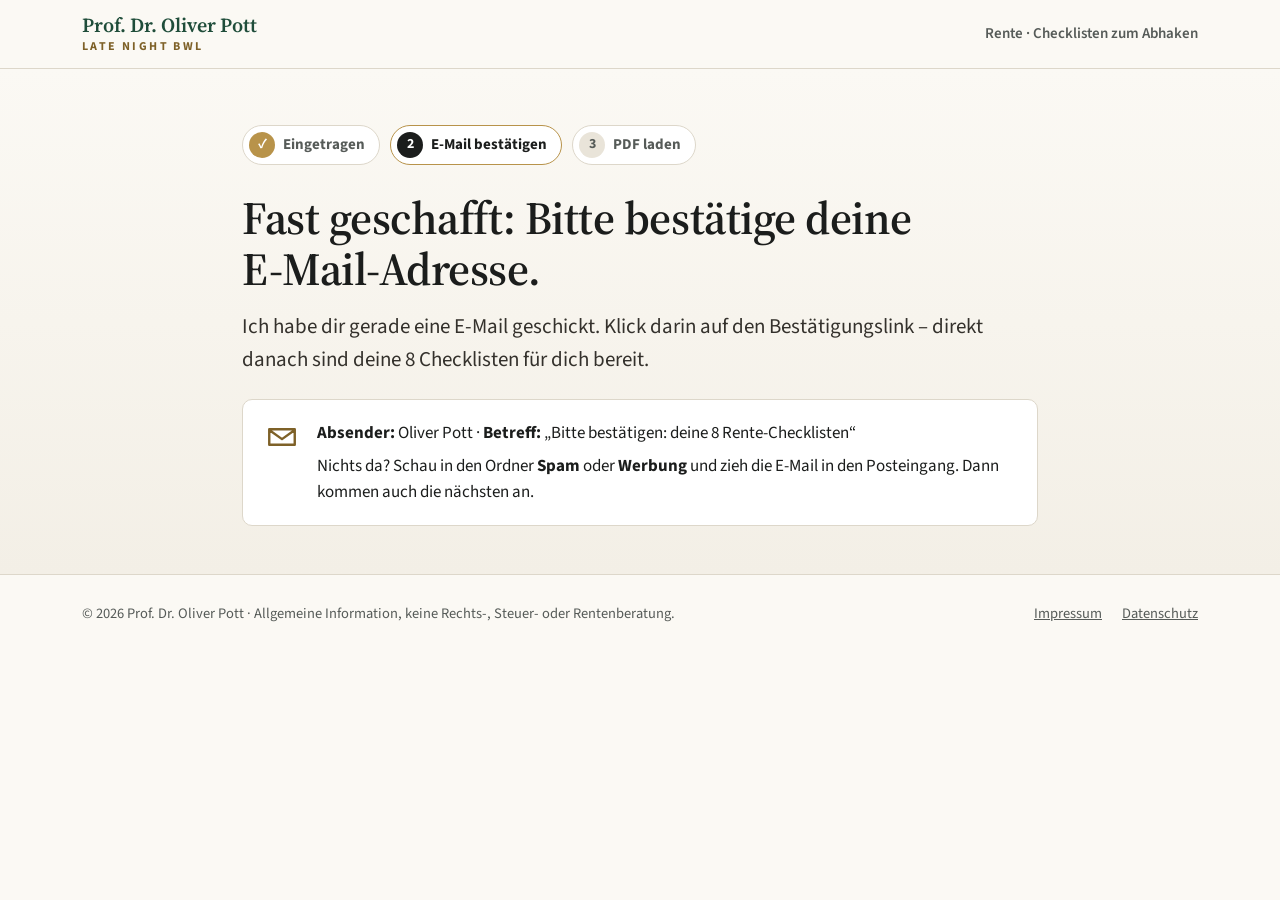
<file: renten-checklisten/danke/index.html>
<!doctype html>
<html lang="de"><head><meta charset="utf-8"><meta name="viewport" content="width=device-width,initial-scale=1">
<title>Bitte bestätigen – 8 Checklisten für deine Rente</title><meta name="description" content="Bestätige deine E-Mail-Adresse."><meta name="robots" content="noindex,follow">
<meta property="og:url" content="https://i.founder.de/renten-checklisten/"><meta property="og:title" content="Bitte bestätigen – 8 Checklisten für deine Rente"><meta property="og:description" content="Bestätige deine E-Mail-Adresse."><meta property="og:image" content="https://i.founder.de/renten-checklisten/img/og.jpg">
<link rel="preconnect" href="https://fonts.googleapis.com"><link rel="preconnect" href="https://fonts.gstatic.com" crossorigin><link rel="stylesheet" href="https://fonts.googleapis.com/css2?family=Roboto:wght@400;500&family=Source+Sans+3:wght@400;600;700&family=Source+Serif+4:opsz,wght@8..60,400;8..60,600;8..60,700&display=swap"><link rel="stylesheet" href="../rente.css"></head><body><div class="rp">
<header class="bar"><div class="wrap bar-in"><a class="brand" href="../">Prof. Dr. Oliver Pott<span>Late Night BWL</span></a><span class="bar-tag">Rente · Checklisten zum Abhaken</span></div></header>

<section class="confirm">
  <div class="wrap narrow">
    <ol class="steps"><li class="done"><i>✓</i>Eingetragen</li><li class="now"><i>2</i>E-Mail bestätigen</li><li><i>3</i>PDF laden</li></ol>
    <h1>Fast geschafft: Bitte bestätige deine E&#8209;Mail-Adresse.</h1>
    <p class="lead">Ich habe dir gerade eine E-Mail geschickt. Klick darin auf den Bestätigungslink – direkt danach sind deine 8 Checklisten für dich bereit.</p>
    <div class="mailbox"><svg viewBox="0 0 24 24" width="34" height="34" aria-hidden="true"><path d="M3 6.5h18v11H3z M3 7l9 6.5L21 7" fill="none" stroke="currentColor" stroke-width="1.7" stroke-linejoin="round"/></svg>
      <div><p><b>Absender:</b> Oliver Pott · <b>Betreff:</b> „Bitte bestätigen: deine 8 Rente-Checklisten“</p>
      <p>Nichts da? Schau in den Ordner <b>Spam</b> oder <b>Werbung</b> und zieh die E-Mail in den Posteingang. Dann kommen auch die nächsten an.</p></div></div>
  </div>
</section>
<footer class="foot"><div class="wrap foot-in"><p>© 2026 Prof. Dr. Oliver Pott · Allgemeine Information, keine Rechts-, Steuer- oder Rentenberatung.</p>
<nav aria-label="Rechtliches"><a href="https://founder-de.lpages.co/foundervita/">Impressum</a><a href="https://founder-de.lpages.co/foundervita/">Datenschutz</a></nav></div></footer>
</div></body></html>
</file>
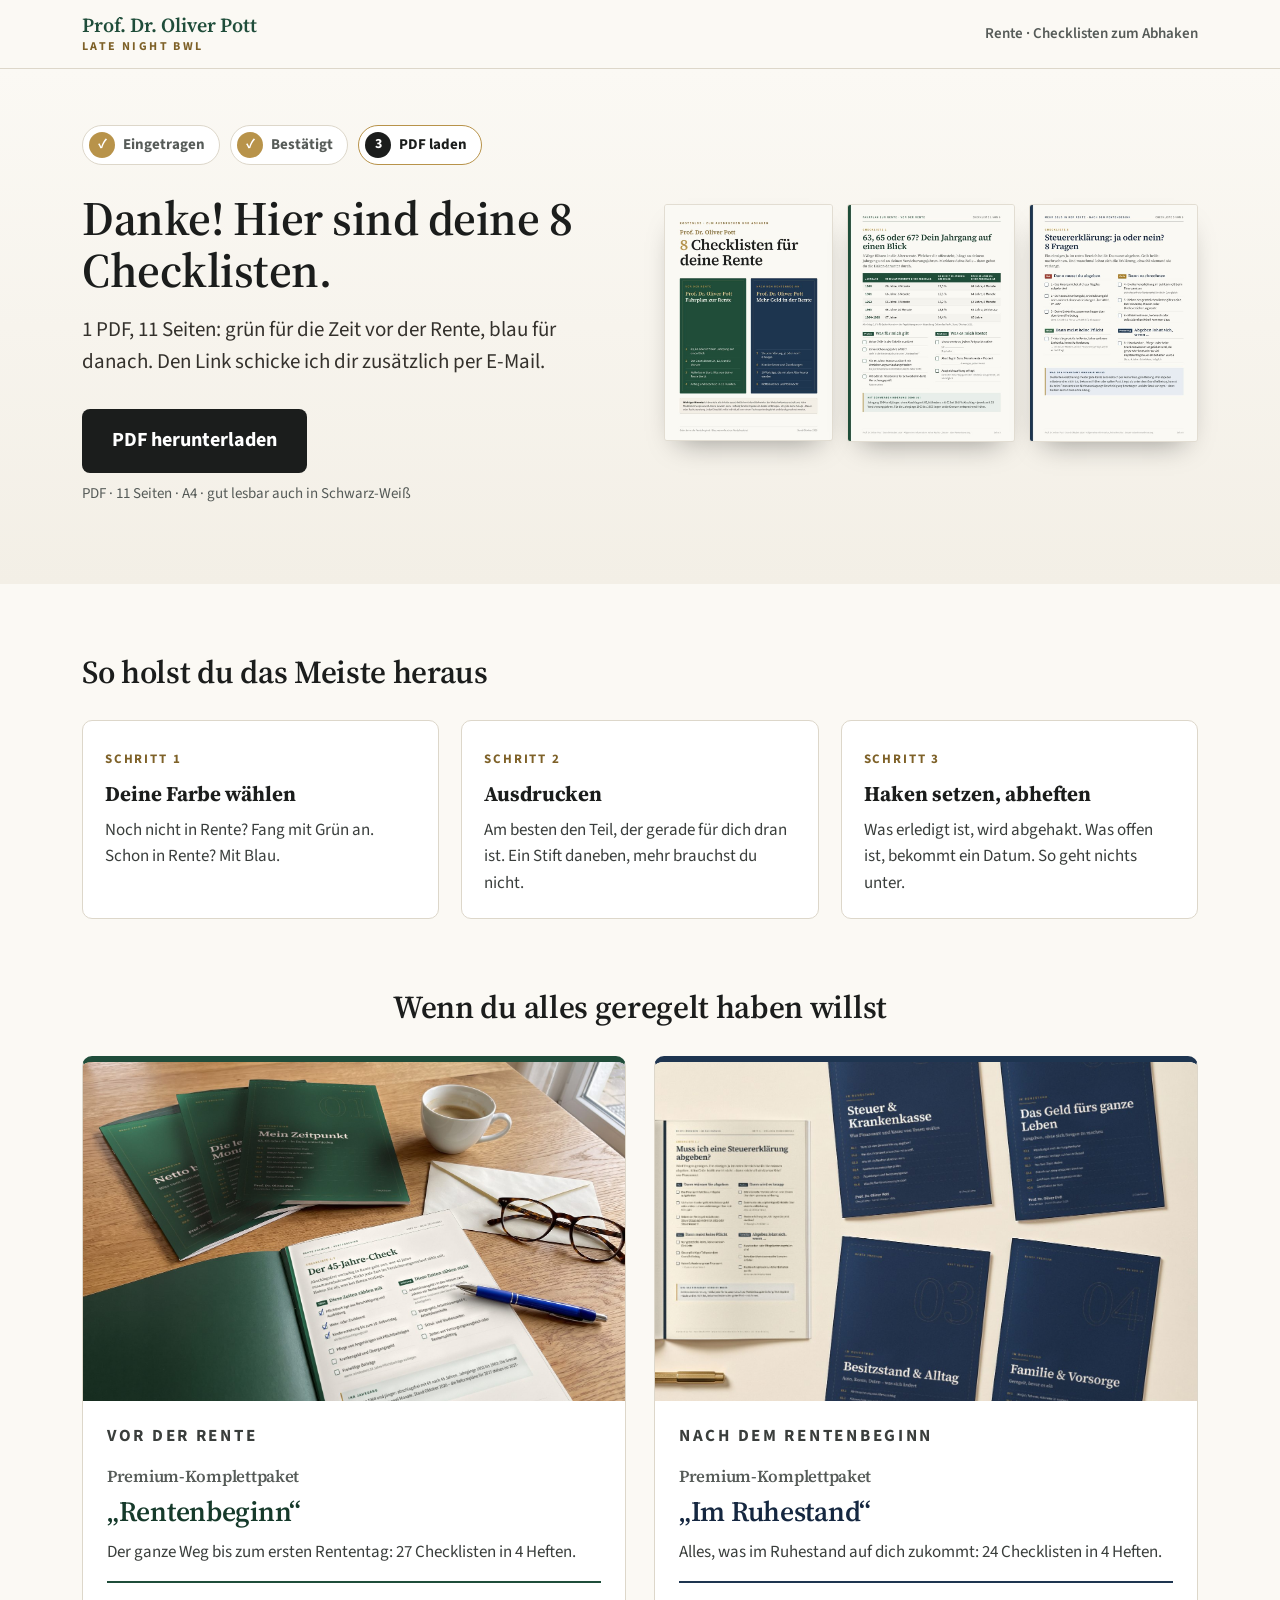
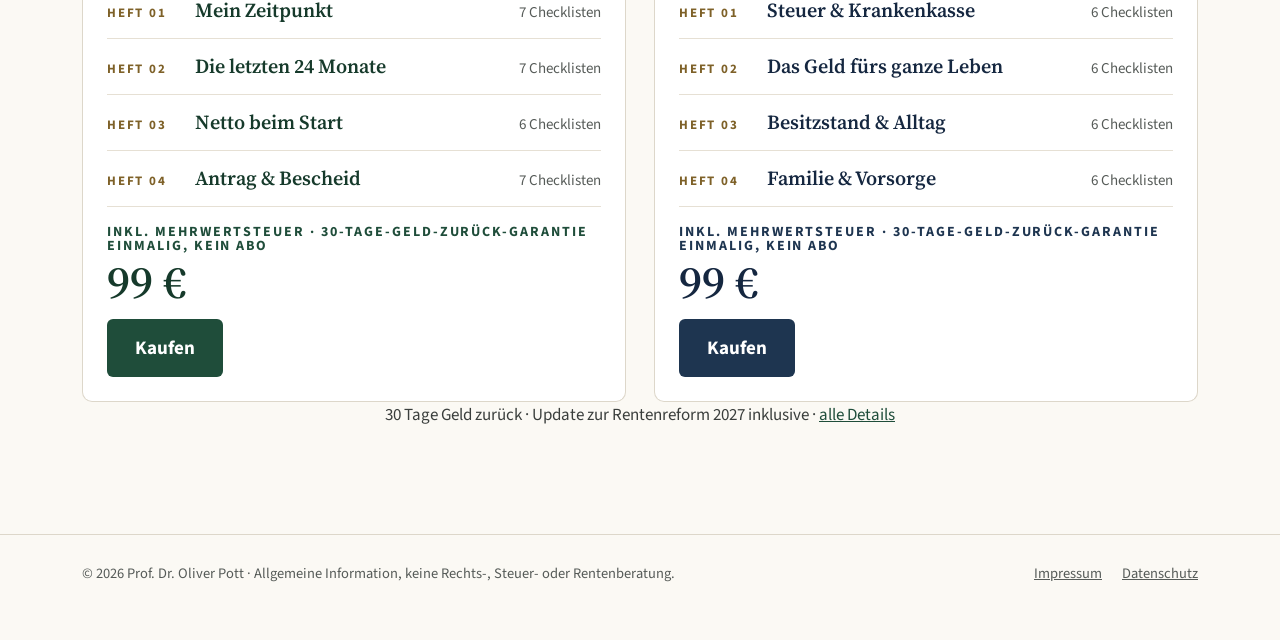
<file: renten-checklisten/download/index.html>
<!doctype html>
<html lang="de"><head><meta charset="utf-8"><meta name="viewport" content="width=device-width,initial-scale=1">
<title>Deine 8 Checklisten herunterladen</title><meta name="description" content="Dein PDF zum Herunterladen."><meta name="robots" content="noindex,follow">
<meta property="og:url" content="https://i.founder.de/renten-checklisten/"><meta property="og:title" content="Deine 8 Checklisten herunterladen"><meta property="og:description" content="Dein PDF zum Herunterladen."><meta property="og:image" content="https://i.founder.de/renten-checklisten/img/og.jpg">
<link rel="preconnect" href="https://fonts.googleapis.com"><link rel="preconnect" href="https://fonts.gstatic.com" crossorigin><link rel="stylesheet" href="https://fonts.googleapis.com/css2?family=Roboto:wght@400;500&family=Source+Sans+3:wght@400;600;700&family=Source+Serif+4:opsz,wght@8..60,400;8..60,600;8..60,700&display=swap"><link rel="stylesheet" href="../rente.css"></head><body><div class="rp">
<header class="bar"><div class="wrap bar-in"><a class="brand" href="../">Prof. Dr. Oliver Pott<span>Late Night BWL</span></a><span class="bar-tag">Rente · Checklisten zum Abhaken</span></div></header>

<section class="dl offer-b">
  <div class="wrap dl-grid">
    <div>
      <ol class="steps"><li class="done"><i>✓</i>Eingetragen</li><li class="done"><i>✓</i>Bestätigt</li><li class="now"><i>3</i>PDF laden</li></ol>
      <h1>Danke! Hier sind deine 8 Checklisten.</h1>
      <p class="lead">1 PDF, 11 Seiten: grün für die Zeit vor der Rente, blau für danach. Den Link schicke ich dir zusätzlich per E-Mail.</p>
      <a class="dl-btn" style="background:var(--ink)" href="../dl/8-Checklisten-fuer-deine-Rente.pdf" download>PDF herunterladen</a>
      <p class="fine">PDF · 11 Seiten · A4 · gut lesbar auch in Schwarz-Weiß</p>
    </div>
    <div class="pages4"><img src="../img/dl-1.jpg" alt="Seite 1" loading="lazy"><img src="../img/dl-2.jpg" alt="Seite 2" loading="lazy"><img src="../img/dl-3.jpg" alt="Seite 3" loading="lazy"></div>
  </div>
</section>
<section class="how">
  <div class="wrap">
    <h2>So holst du das Meiste heraus</h2>
    <div class="how-grid">
      <div><span class="k">Schritt 1</span><b>Deine Farbe wählen</b><p>Noch nicht in Rente? Fang mit Grün an. Schon in Rente? Mit Blau.</p></div>
      <div><span class="k">Schritt 2</span><b>Ausdrucken</b><p>Am besten den Teil, der gerade für dich dran ist. Ein Stift daneben, mehr brauchst du nicht.</p></div>
      <div><span class="k">Schritt 3</span><b>Haken setzen, abheften</b><p>Was erledigt ist, wird abgehakt. Was offen ist, bekommt ein Datum. So geht nichts unter.</p></div>
    </div>
  </div>
</section>
<section class="next">
  <div class="wrap">
    <h2 class="center" style="font-size:32px;margin-bottom:24px">Wenn du alles geregelt haben willst</h2>
    <div class="pk2"><article class="p offer-b"><figure><img src="../img/rentenbeginn-tisch.jpg" alt="Paket Rentenbeginn"></figure><div class="pi"><p class="eyebrow">Vor der Rente</p><h3><small style="display:block;font-size:.6em;color:var(--mute);font-weight:600">Premium-Komplettpaket</small>„Rentenbeginn“</h3><p>Der ganze Weg bis zum ersten Rententag: 27 Checklisten in 4 Heften.</p><ul class="hefte"><li><span class="n">Heft 01</span><span class="t">Mein Zeitpunkt</span><span class="c">7 Checklisten</span></li><li><span class="n">Heft 02</span><span class="t">Die letzten 24 Monate</span><span class="c">7 Checklisten</span></li><li><span class="n">Heft 03</span><span class="t">Netto beim Start</span><span class="c">6 Checklisten</span></li><li><span class="n">Heft 04</span><span class="t">Antrag & Bescheid</span><span class="c">7 Checklisten</span></li></ul>
<div class="buy-row"><div class="price"><small>inkl. Mehrwertsteuer · 30-Tage-Geld-zurück-Garantie<br>einmalig, kein Abo</small>99 €</div><a class="btn" href="https://www.digistore24.com/product/752135">Kaufen</a></div></div></article>
<article class="p offer-a"><figure><img src="../img/ruhestand-studio.jpg" alt="Paket Im Ruhestand"></figure><div class="pi"><p class="eyebrow">Nach dem Rentenbeginn</p><h3><small style="display:block;font-size:.6em;color:var(--mute);font-weight:600">Premium-Komplettpaket</small>„Im Ruhestand“</h3><p>Alles, was im Ruhestand auf dich zukommt: 24 Checklisten in 4 Heften.</p><ul class="hefte"><li><span class="n">Heft 01</span><span class="t">Steuer & Krankenkasse</span><span class="c">6 Checklisten</span></li><li><span class="n">Heft 02</span><span class="t">Das Geld fürs ganze Leben</span><span class="c">6 Checklisten</span></li><li><span class="n">Heft 03</span><span class="t">Besitzstand & Alltag</span><span class="c">6 Checklisten</span></li><li><span class="n">Heft 04</span><span class="t">Familie & Vorsorge</span><span class="c">6 Checklisten</span></li></ul>
<div class="buy-row"><div class="price"><small>inkl. Mehrwertsteuer · 30-Tage-Geld-zurück-Garantie<br>einmalig, kein Abo</small>99 €</div><a class="btn" href="https://www.digistore24.com/product/752140">Kaufen</a></div></div></article></div>
<p class="bundle">30 Tage Geld zurück · Update zur Rentenreform 2027 inklusive · <a href="https://i.founder.de/rente-premium/">alle Details</a></p>
  </div>
</section>
<footer class="foot"><div class="wrap foot-in"><p>© 2026 Prof. Dr. Oliver Pott · Allgemeine Information, keine Rechts-, Steuer- oder Rentenberatung.</p>
<nav aria-label="Rechtliches"><a href="https://founder-de.lpages.co/foundervita/">Impressum</a><a href="https://founder-de.lpages.co/foundervita/">Datenschutz</a></nav></div></footer>
</div></body></html>
</file>
<file: renten-checklisten/rente.css>
body{margin:0;background:#FBF9F4}
.rp{--ink:#1B1D1C;--mute:#565B58;--paper:#FBF9F4;--paper2:#F3EFE6;--line:#DDD7CA;--green:#1F4D3A;--green-d:#163A2B;--green-s:#E6EEE8;--navy:#1E3550;--navy-d:#152740;--navy-s:#E6EBF2;--brass:#B8934A;--brass-t:#7E6128;
  font-family:'Source Sans 3',system-ui,sans-serif;color:var(--ink);background:var(--paper);font-size:19px;line-height:1.55;-webkit-font-smoothing:antialiased}
.rp *{box-sizing:border-box}
.rp img{display:block;max-width:100%;height:auto}
.rp h1,.rp h2,.rp h3{font-family:'Source Serif 4',Georgia,serif;font-weight:600;letter-spacing:-.01em;margin:0;color:var(--ink)}
.rp p{margin:0 0 1em}
.rp a{color:var(--green)}
.wrap{max-width:1180px;margin:0 auto;padding:0 32px}
.narrow{max-width:860px}
.center{text-align:center}
.eyebrow{font-size:15px;font-weight:700;letter-spacing:.16em;text-transform:uppercase;color:var(--brass-t);margin:0 0 14px}
.fine{font-size:15px;color:var(--mute);line-height:1.5}
.rp .note{font-size:14.5px;color:var(--mute);margin:18px 0 0}

/* bar */
.bar{border-bottom:1px solid var(--line);background:rgba(251,249,244,.96)}
.bar-in{display:flex;align-items:center;justify-content:space-between;min-height:68px;gap:16px}
.brand{font-family:'Source Serif 4',serif;font-weight:600;font-size:20px;line-height:1.1;color:var(--ink);text-decoration:none;display:flex;flex-direction:column}
.brand span{font-family:'Source Sans 3',sans-serif;font-size:12px;letter-spacing:.2em;text-transform:uppercase;color:var(--brass-t);font-weight:700;margin-top:4px}
.bar-tag{font-size:15px;color:var(--mute);font-weight:600}

/* hero */
.hero{padding:56px 0 40px;background:linear-gradient(180deg,#FBF9F4 0%,#F3EFE6 100%)}
.hero-grid{display:grid;grid-template-columns:9fr 11fr;gap:48px;align-items:start}
.hero-img{margin-top:48px}
.hero h1{font-size:54px;line-height:1.06;margin-bottom:20px}
.hero .lead{font-size:21px;color:#34312C;max-width:520px}
.hero-img{margin:0;border-radius:10px;overflow:hidden;box-shadow:0 24px 60px -24px rgba(40,32,18,.45)}
.voices{list-style:none;margin:26px 0 0;padding:0;display:grid;gap:12px;max-width:520px}
.voices li{position:relative;background:#fff;border:1px solid var(--line);border-left:4px solid var(--brass);border-radius:8px;padding:14px 18px 12px 58px}
.voices li::before{content:"“";position:absolute;left:16px;top:2px;font-family:'Source Serif 4',serif;font-size:58px;line-height:1;color:var(--brass)}
.voices q{quotes:none;font-family:'Source Serif 4',serif;font-size:18.5px;line-height:1.4;color:#262A28;display:block}
.voices span{display:block;margin-top:6px;font-size:14px;font-weight:700;color:var(--mute);letter-spacing:.02em}
.voices-note{font-size:13px;color:var(--mute);margin:10px 0 0;max-width:520px}

/* doors */
.choose{padding:48px 0 88px;background:#F3EFE6}
.choose h2{font-size:38px;line-height:1.15;margin-bottom:8px}
.choose .sub{color:var(--mute);font-size:19px;margin:0 auto 34px;max-width:620px}
.cards{display:grid;grid-template-columns:1fr 1fr;gap:28px;align-items:stretch}
.card{background:#fff;border:1px solid var(--line);border-radius:12px;overflow:hidden;display:flex;flex-direction:column;scroll-margin-top:20px}
.card-top{color:#F4EFE3;padding:24px 28px 22px}
.card-b .card-top{background:var(--green)}.card-a .card-top{background:var(--navy)}
.card-k{font-size:14px;letter-spacing:.14em;text-transform:uppercase;font-weight:700;color:var(--brass);margin-bottom:6px}
.card-top h3{color:#FBF6EA;font-size:30px;line-height:1.15}
.card-top p{margin:8px 0 0;color:rgba(244,239,227,.85);font-size:17px}
.card-body{padding:22px 28px 28px;display:flex;flex-direction:column;flex:1}
.card ol{list-style:none;margin:0 0 20px;padding:0;counter-reset:c}
.card ol li{counter-increment:c;display:flex;gap:14px;align-items:flex-start;padding:11px 0;border-bottom:1px solid #ECE7DC;font-size:18px;line-height:1.35}
.card ol li::before{content:counter(c);flex:0 0 28px;height:28px;border-radius:50%;display:flex;align-items:center;justify-content:center;font-size:15px;font-weight:700;color:#fff;margin-top:-1px}
.card-b ol li::before{background:var(--green)}.card-a ol li::before{background:var(--navy)}
.card ol li small{display:block;color:var(--mute);font-size:15px;margin-top:2px}
.thumbs{display:grid;grid-template-columns:repeat(3,1fr);gap:10px;margin:0 0 22px}
.thumbs img{border:1px solid #E2DDD2;border-radius:3px;box-shadow:0 6px 14px -8px rgba(0,0,0,.35)}
.optin{margin-top:auto}
.optin label{display:block;font-size:15px;font-weight:700;margin-bottom:6px;color:#2E3230}
.optin-row{display:flex;gap:10px}
.optin input[type=email]{flex:1;min-width:0;height:56px;border:1.5px solid #BDB6A8;border-radius:6px;padding:0 16px;font:inherit;font-size:18px;background:#FFFEFB;color:var(--ink)}
.optin input[type=email]:focus{outline:3px solid rgba(184,147,74,.35);border-color:var(--brass)}
.optin button{height:56px;border:0;border-radius:6px;padding:0 22px;font:inherit;font-weight:700;font-size:18px;color:#fff;cursor:pointer;white-space:nowrap}
.card-b .optin button{background:var(--green)}.card-b .optin button:hover{background:var(--green-d)}
.card-a .optin button{background:var(--navy)}.card-a .optin button:hover{background:var(--navy-d)}
.optin .fine{margin:10px 0 0}
.rp .both{margin:26px auto 0;max-width:780px;text-align:center}
.hero-cta{display:inline-flex;align-items:center;gap:10px;min-height:54px;padding:0 24px;border-radius:6px;background:var(--ink);color:#fff;font-weight:700;font-size:18px;text-decoration:none;margin:4px 0 0}
.rp a.hero-cta{color:#fff}.rp a.hero-cta:hover{background:#000;color:#fff}

/* about */
.about{padding:88px 0}
.about-grid{display:grid;grid-template-columns:360px 1fr;gap:56px;align-items:center}
.about-img{margin:0;border-radius:10px;overflow:hidden;aspect-ratio:4/5}
.about-img img{width:100%;height:100%;object-fit:cover;object-position:50% 20%}
.about h2{font-size:36px;margin-bottom:16px}
.facts{list-style:none;padding:0;margin:22px 0 0;display:grid;grid-template-columns:repeat(3,1fr);gap:14px}
.facts li{border-top:3px solid var(--brass);padding-top:10px;font-size:15px;color:var(--mute);line-height:1.35}
.facts b{display:block;font-family:'Source Serif 4',serif;font-size:26px;color:var(--ink);font-weight:600}

/* faq */
.faq{padding:0 0 88px}
.faq h2{font-size:32px;margin-bottom:20px}
.faq details{border-top:1px solid var(--line);padding:16px 0}
.faq details:last-of-type{border-bottom:1px solid var(--line)}
.faq summary{cursor:pointer;font-weight:700;font-size:19px;list-style:none;display:flex;justify-content:space-between;gap:16px}
.faq summary::after{content:"+";font-size:24px;line-height:1;color:var(--brass-t)}
.faq details[open] summary::after{content:"–"}
.faq details p{margin:10px 0 0;color:#3A3E3C}

/* footer */
.foot{border-top:1px solid var(--line);padding:28px 0 40px;font-size:14.5px;color:var(--mute)}
.foot-in{display:flex;justify-content:space-between;gap:20px;flex-wrap:wrap}
.foot nav{display:flex;gap:20px}
.foot a{color:var(--mute)}

/* steps (danke/download) */
.steps{list-style:none;display:flex;gap:10px;padding:0;margin:0 0 28px;flex-wrap:wrap}
.steps li{display:flex;align-items:center;gap:8px;font-size:15px;font-weight:700;color:var(--mute);background:#fff;border:1px solid var(--line);border-radius:99px;padding:6px 14px 6px 6px}
.steps li i{font-style:normal;width:26px;height:26px;border-radius:50%;display:flex;align-items:center;justify-content:center;background:#E9E4D9;color:var(--mute);font-size:14px}
.steps li.done i{background:var(--brass);color:#fff}
.steps li.now{color:var(--ink);border-color:var(--brass)}
.steps li.now i{background:var(--ink);color:#fff}
.confirm{padding:56px 0 48px;background:linear-gradient(180deg,#FBF9F4 0%,#F3EFE6 100%)}
.confirm h1{font-size:46px;line-height:1.1;margin-bottom:16px}
.confirm .lead{font-size:21px;color:#34312C}
.mailbox{display:grid;grid-template-columns:auto 1fr;gap:18px;align-items:start;background:#fff;border:1px solid var(--line);border-radius:10px;padding:20px 22px;margin:24px 0 0}
.mailbox svg{color:var(--brass-t)}
.mailbox p{margin:0 0 6px;font-size:17px}
.mailbox p:last-child{margin:0}
.mailbox b{color:var(--ink)}
.divider{display:flex;align-items:center;gap:18px;margin:0 0 28px;color:var(--brass-t);font-weight:700;letter-spacing:.16em;text-transform:uppercase;font-size:14px}
.divider::before,.divider::after{content:"";flex:1;height:1px;background:var(--line)}

/* offer */
.offer{padding:56px 0 88px}
.offer-grid{display:grid;grid-template-columns:1fr 1fr;gap:48px;align-items:start}
.offer-img{margin:0;border-radius:10px;overflow:hidden;box-shadow:0 24px 60px -24px rgba(40,32,18,.45)}
.offer h2{font-size:38px;line-height:1.12;margin-bottom:14px}
.hefte{list-style:none;margin:18px 0 22px;padding:0;border-top:2px solid var(--c)}
.hefte li{display:grid;grid-template-columns:78px 1fr auto;gap:10px;align-items:baseline;padding:12px 0;border-bottom:1px solid #E6E0D4}
.hefte .n{font-size:13px;letter-spacing:.14em;text-transform:uppercase;font-weight:700;color:var(--brass-t)}
.hefte .t{font-family:'Source Serif 4',serif;font-weight:600;font-size:20px;color:var(--cd)}
.hefte .c{font-size:15px;color:var(--mute)}
.offer-b{--c:var(--green);--cd:var(--green-d);--cs:var(--green-s)}
.offer-a{--c:var(--navy);--cd:var(--navy-d);--cs:var(--navy-s)}
.cmp{width:100%;border-collapse:collapse;font-size:16.5px;margin:6px 0 24px;background:#fff;border:1px solid var(--line);border-radius:8px;overflow:hidden}
.cmp th,.cmp td{padding:10px 14px;border-bottom:1px solid #ECE7DC;text-align:left}
.cmp thead th{font-size:13px;letter-spacing:.1em;text-transform:uppercase;color:var(--mute);background:#F7F4EC}
.cmp thead th:last-child{color:#fff;background:var(--c)}
.cmp td:nth-child(2),.cmp td:nth-child(3),.cmp th:nth-child(2),.cmp th:nth-child(3){text-align:center;width:118px}
.cmp td.y{color:var(--c);font-weight:700}
.cmp tr:last-child td{border-bottom:0;font-weight:700}
.buy{background:var(--cs);border-top:4px solid var(--brass);border-radius:8px;padding:24px 26px}
.buy-row{display:flex;align-items:flex-end;justify-content:space-between;gap:18px;flex-wrap:wrap}
.price{font-family:'Source Serif 4',serif;font-weight:600;font-size:58px;line-height:1;color:var(--cd)}
.price small{display:block;font-family:'Source Sans 3',sans-serif;font-size:14px;letter-spacing:.14em;text-transform:uppercase;color:var(--c);font-weight:700;margin-bottom:6px}
.btn{display:inline-flex;align-items:center;justify-content:center;min-height:58px;padding:0 28px;border-radius:6px;font-weight:700;font-size:19px;text-decoration:none;color:#fff;background:var(--c)}
.rp a.btn{color:#fff}
.rp a.btn:hover{background:var(--cd);color:#fff}
.buy ul{list-style:none;padding:0;margin:16px 0 0;display:flex;flex-wrap:wrap;gap:6px 18px;font-size:15px;color:#3A3E3C}
.buy ul li::before{content:"✓ ";color:var(--c);font-weight:700}
.quotes{display:grid;grid-template-columns:1fr 1fr;gap:18px;margin-top:40px}
.quotes blockquote{margin:0;background:#fff;border:1px solid var(--line);border-top:4px solid var(--c);border-radius:10px;padding:20px 22px}
.quotes p{font-family:'Source Serif 4',serif;font-size:19px;line-height:1.45;margin:0 0 12px;color:#262A28}
.quotes cite{font-style:normal;font-size:15px;font-weight:700;color:var(--mute)}
.skip{margin-top:22px;font-size:16px;color:var(--mute)}

/* download */
.dl{padding:56px 0 64px;background:linear-gradient(180deg,#FBF9F4 0%,#F3EFE6 100%)}
.dl-grid{display:grid;grid-template-columns:1fr 1fr;gap:48px;align-items:center}
.dl h1{font-size:48px;line-height:1.08;margin-bottom:16px}
.dl .lead{font-size:21px;color:#34312C}
.dl-btn{display:inline-flex;align-items:center;gap:12px;min-height:64px;padding:0 30px;border-radius:8px;font-weight:700;font-size:20px;text-decoration:none;color:#fff;background:var(--c);margin:10px 0 10px}
.rp a.dl-btn{color:#fff}
.rp a.dl-btn:hover{background:var(--cd)}
.pages3{display:grid;grid-template-columns:repeat(3,1fr);gap:14px}
.pages3 img{border:1px solid #E2DDD2;border-radius:3px;box-shadow:0 14px 28px -14px rgba(0,0,0,.4);background:#fff}
.how{padding:64px 0}
.how h2{font-size:32px;margin-bottom:22px}
.how-grid{display:grid;grid-template-columns:repeat(3,1fr);gap:22px}
.how-grid div{background:#fff;border:1px solid var(--line);border-radius:10px;padding:22px}
.how-grid b{display:block;font-family:'Source Serif 4',serif;font-size:21px;margin:6px 0 6px}
.how-grid .k{font-size:13px;letter-spacing:.14em;text-transform:uppercase;font-weight:700;color:var(--brass-t)}
.how-grid p{margin:0;font-size:17px;color:#3A3E3C}
.next{padding:0 0 88px}
.next-card{display:grid;grid-template-columns:300px 1fr;gap:34px;align-items:center;background:#fff;border:1px solid var(--line);border-radius:12px;overflow:hidden}
.next-card figure{margin:0;height:100%}
.next-card figure img{width:100%;height:100%;object-fit:cover}
.next-card .in{padding:28px 30px 28px 0}
.next-card h3{font-size:26px;margin-bottom:8px}
.next-card p{margin:0 0 16px;color:#3A3E3C}
.cross{margin-top:28px;background:#F3EFE6;border-radius:10px;padding:18px 22px;font-size:17px}

@media (max-width:900px){
  .rp{font-size:18px}
  .wrap{padding:0 16px}
  .hero{padding:28px 0 28px}
  .hero-grid,.cards,.about-grid,.offer-grid,.dl-grid,.next-card{grid-template-columns:1fr}
  .hero-grid{gap:24px}
  .hero-img{order:-1;margin-top:0}
  .hero h1{font-size:38px}
  .hero .lead{font-size:19px}
  .choose{padding:36px 0 56px}
  .choose h2{font-size:30px}
  .card-top{padding:20px 20px 18px}.card-body{padding:18px 20px 22px}
  .card-top h3{font-size:26px}
  .optin-row{flex-direction:column}
  .optin button{width:100%}
  .optin input[type=email]{flex:none;width:100%}
  .hero-cta{width:100%;justify-content:center}
  .about{padding:56px 0}
  .about-grid{gap:24px}
  .about-img{max-width:320px;aspect-ratio:1/1}
  .facts{grid-template-columns:1fr 1fr 1fr;gap:10px}
  .facts b{font-size:21px}
  .confirm h1,.dl h1{font-size:34px}
  .offer h2{font-size:30px}
  .quotes,.how-grid{grid-template-columns:1fr}
  .cmp td:nth-child(2),.cmp td:nth-child(3),.cmp th:nth-child(2),.cmp th:nth-child(3){width:78px}
  .cmp th,.cmp td{padding:9px 9px}
  .offer-grid{display:flex;flex-direction:column;gap:24px}
  .offer-grid>div:first-child{display:contents}
  .offer-img{order:0}.offer-grid>div:last-child{order:1}.quotes{order:2;margin-top:8px}.offer .note{order:3;margin-top:-8px}
  .next-card figure{height:220px}
  .next-card .in{padding:0 20px 24px}
  .bar-tag{display:none}
}

/* ---- v2: ein Formular, Du-Form, zwei Bände ---- */
.hero-form{background:#fff;border:1px solid var(--line);border-radius:12px;padding:22px 22px 18px;margin:6px 0 0;max-width:520px;box-shadow:0 18px 40px -28px rgba(40,32,18,.5)}
.hero-form .ff{display:grid;gap:10px}
.hero-form label{display:block;font-size:14px;font-weight:700;color:#2E3230;margin:0 0 4px}
.hero-form input{width:100%;height:54px;border:1.5px solid #BDB6A8;border-radius:6px;padding:0 16px;font:inherit;font-size:18px;background:#FFFEFB;color:var(--ink)}
.hero-form input:focus{outline:3px solid rgba(184,147,74,.35);border-color:var(--brass)}
.hero-form button{width:100%;height:60px;margin-top:14px;border:0;border-radius:6px;background:var(--ink);color:#fff;font:inherit;font-weight:700;font-size:19px;cursor:pointer;display:flex;align-items:center;justify-content:center;gap:10px}
.hero-form button:hover{background:#000}
.hero-form .fine{margin:10px 0 0;font-size:14px}
.hero h1 .num{color:var(--brass)}
.bands{padding:64px 0 80px;background:#F3EFE6}
.bands h2{font-size:38px;line-height:1.15;margin-bottom:8px}
.rp .bands .sub{color:var(--mute);font-size:19px;margin:0 auto 34px;max-width:640px}
.band-top{color:#F4EFE3;padding:26px 28px 24px}
.card-b .band-top{background:var(--green)}.card-a .band-top{background:var(--navy)}
.band-top .ph{font-size:14px;letter-spacing:.16em;text-transform:uppercase;font-weight:700;color:var(--brass);margin-bottom:8px}
.band-top h3,.band-top .au{font-family:'Source Serif 4',serif;font-weight:600;font-size:32px;line-height:1.15;margin:0}
.band-top h3{color:#FBF6EA}
.band-top .au{color:#E2C88F}
.band-top p{margin:12px 0 0;color:rgba(244,239,227,.86);font-size:17px}
.thumbs4{display:grid;grid-template-columns:repeat(4,1fr);gap:8px;margin:4px 0 0}
.thumbs4 img{border:1px solid #E2DDD2;border-radius:3px;box-shadow:0 6px 14px -8px rgba(0,0,0,.35)}
.cta2{margin:40px auto 0;max-width:620px;text-align:center}
.cta2 .hero-form{margin:16px auto 0;text-align:left}
.cta2 h3{font-size:28px}
.pk2{display:grid;grid-template-columns:1fr 1fr;gap:28px;margin-top:8px}
.pk2 .p{background:#fff;border:1px solid var(--line);border-top:6px solid var(--c);border-radius:10px;overflow:hidden;display:flex;flex-direction:column}
.pk2 .p figure{margin:0;aspect-ratio:16/10;overflow:hidden}
.pk2 .p figure img{width:100%;height:100%;object-fit:cover}
.pk2 .pi{padding:22px 24px 24px;display:flex;flex-direction:column;flex:1}
.pk2 h3{font-size:28px;color:var(--cd);margin:4px 0 6px}
.pk2 .pi>p{font-size:17px;color:#3A3E3C;margin:0 0 10px}
.pk2 .hefte{margin:6px 0 18px}
.pk2 .buy-row{margin-top:auto;display:flex;align-items:center;justify-content:space-between;gap:14px;flex-wrap:wrap}
.pk2 .price{font-size:46px}
.bundle{margin:22px 0 0;text-align:center;font-size:17px;color:#3A3E3C}
.pages4{display:grid;grid-template-columns:repeat(3,1fr);gap:14px}
.pages4 img{border:1px solid #E2DDD2;border-radius:3px;box-shadow:0 14px 28px -14px rgba(0,0,0,.4);background:#fff}
@media (max-width:900px){
  .hero-form{padding:18px 16px 14px}
  .bands{padding:44px 0 56px}
  .bands h2{font-size:30px}
  .band-top h3,.band-top .au{font-size:27px}
  .pk2{grid-template-columns:1fr}
  .thumbs4{grid-template-columns:repeat(4,1fr)}
}
/* YouTube-Kommentare im Original-Look */
.ytlist{max-width:520px;margin:22px 0 0;background:#fff;border:1px solid #e5e5e5;border-radius:12px;padding:16px 16px 4px;box-shadow:0 10px 26px -18px rgba(0,0,0,.35)}
.ytc{display:flex;gap:16px;align-items:flex-start;padding:0 0 14px;font-family:Roboto,Arial,sans-serif;position:relative}
.ytc+.ytc{padding-top:6px}
.ytc-av{flex:0 0 40px;width:40px;height:40px;border-radius:50%;color:#fff;font:500 18px/40px Roboto,Arial,sans-serif;text-align:center}
.ytc-b{flex:1;min-width:0;padding-right:18px}
.ytc-h{display:flex;gap:6px;align-items:baseline;margin:0 0 2px}
.ytc-n{font-size:13px;font-weight:500;color:#0f0f0f}
.ytc-t{font-size:12px;color:#606060}
.ytc-x{font-size:14px;line-height:20px;color:#0f0f0f;font-family:Roboto,Arial,sans-serif}
.ytc-a{display:flex;align-items:center;gap:14px;margin-top:6px;color:#0f0f0f}
.ytc-i{display:inline-flex;align-items:center;gap:4px;font-size:12px;color:#606060}
.ytc-i svg{color:#0f0f0f}
.ytc-r{font-size:12px;font-weight:500;color:#0f0f0f;margin-left:4px}
.ytc-m{position:absolute;right:0;top:2px;color:#606060;font-size:18px;line-height:1}
.rp .fine2{margin-top:4px}
.btn-off{background:#B9B3A6 !important;cursor:default}
.gr-wrap{min-height:300px;padding-top:6px}
.gr-wrap .fine{margin:6px 22px 0}
.gr-wrap getresponse-form{display:block}
</file>
